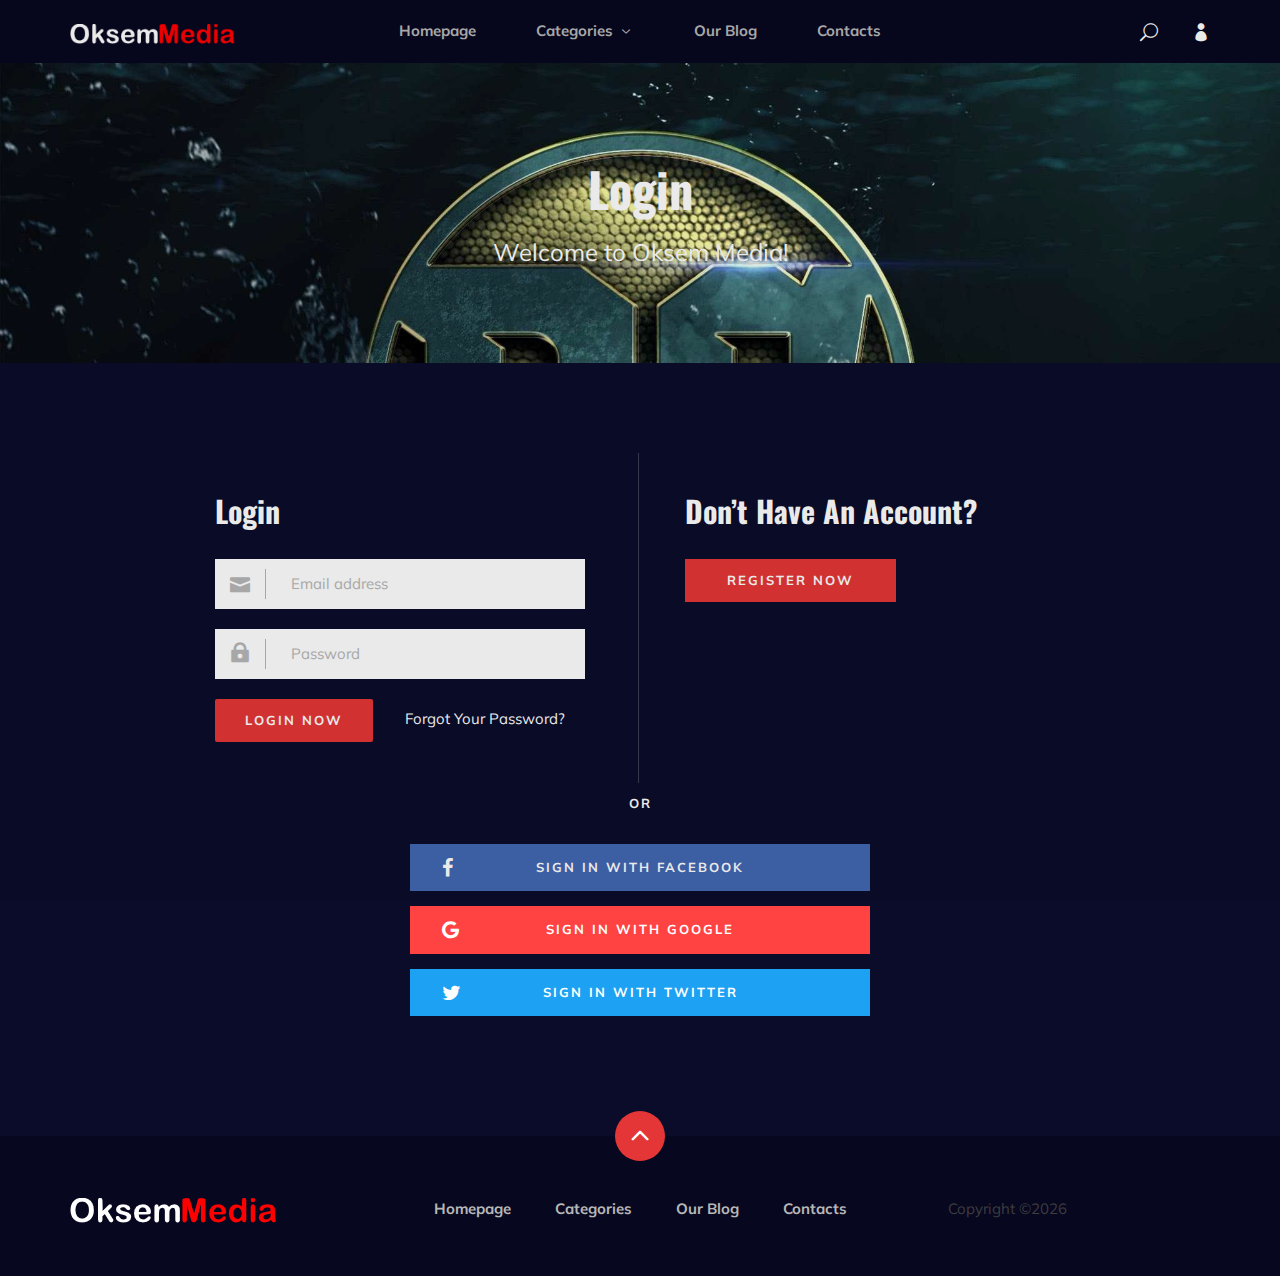
<file: FrontEnd-FilmFranchise/index.html>
<!DOCTYPE html>
<html lang="zxx">

<head>
    <meta charset="UTF-8">
    <meta name="description" content="Anime Template">
    <meta name="keywords" content="Anime, unica, creative, html">
    <meta name="viewport" content="width=device-width, initial-scale=1.0">
    <meta http-equiv="X-UA-Compatible" content="ie=edge">
    <title>Franchises</title>

    <!-- Google Font -->
    <link href="https://fonts.googleapis.com/css2?family=Oswald:wght@300;400;500;600;700&display=swap" rel="stylesheet">
    <link href="https://fonts.googleapis.com/css2?family=Mulish:wght@300;400;500;600;700;800;900&display=swap"
    rel="stylesheet">

    <!-- Css Styles -->
    <link rel="stylesheet" href="https://stackpath.bootstrapcdn.com/bootstrap/4.4.1/css/bootstrap.min.css" integrity="sha384-Vkoo8x4CGsO3+Hhxv8T/Q5PaXtkKtu6ug5TOeNV6gBiFeWPGFN9MuhOf23Q9Ifjh" crossorigin="anonymous">
    <link rel="stylesheet" href="css/bootstrap.min.css" type="text/css">
    <link rel="stylesheet" href="css/font-awesome.min.css" type="text/css">
    <link rel="stylesheet" href="css/elegant-icons.css" type="text/css">
    <link rel="stylesheet" href="css/plyr.css" type="text/css">
    <link rel="stylesheet" href="css/nice-select.css" type="text/css">
    <link rel="stylesheet" href="css/owl.carousel.min.css" type="text/css">
    <link rel="stylesheet" href="css/slicknav.min.css" type="text/css">
    <link rel="stylesheet" href="css/style.css" type="text/css">
</head>

<body>
    <!-- Page Preloder -->
    <div id="preloder">
        <div class="loader"></div>
    </div>

    <!-- Header Section Begin -->
    <header class="header">
        <div class="container">
            <div class="row">
                <div class="col-lg-2">
                    <div class="header__logo">
                        <a href="./index.html">
                            <img src="img/logomedia.png" alt="">
                        </a>
                    </div>
                </div>
                <div class="col-lg-8">
                    <div class="header__nav">
                        <nav class="header__menu mobile-menu">
                            <ul>
                                <li class="active"><a href="./index.html">Homepage</a></li>
                                <li><a href="./categories.html">Movie Details <span class="arrow_carrot-down"></span></a>
                                    <ul class="dropdown">
                                        <li><a href="./create-franchise-form.html">Create</a></li>
                                        <li><a href="./categories.html">Categories</a></li>
                                        <li><a href="./franchise-details.html">Anime Details</a></li>
                                        <li><a href="./movies-watching.html">Anime Watching</a></li>
                                        <li><a href="./blog-details.html">Blog Details</a></li>
                                        <li><a href="./signup.html">Sign Up</a></li>
                                        <li><a href="./login.html">Login</a></li>
                                    </ul>
                                </li>
                                <li><a href="./blog.html">Our Blog</a></li>
                                <li><a href="#">Contacts</a></li>
                            </ul>
                        </nav>
                    </div>
                </div>
                <div class="col-lg-2">
                    <div class="header__right">
                        <a href="#" class="search-switch"><span class="icon_search"></span></a>
                        <a href="./login.html"><span class="icon_profile"></span></a>
                    </div>
                </div>
            </div>
            <div id="mobile-menu-wrap"></div>
        </div>
    </header>
    <!-- Header End -->

    <div class="breadcrumb-option">
        <div class="container">
            <div class="row">
                <div class="col-lg-12">
                    <div class="breadcrumb__links">
                        <a href="./index.html"><i class="fa fa-home"></i>Home</a>
                        <span id="franchise-name">Franchises</span>
                    </div>
                </div>
            </div>
        </div>
    </div>

    <!-- Hero Section Begin -->
    <section class="hero">
        <div class="container">
            <!-- div class="container-fluid">
                <div class="navbar-header btn-group dropright">
                    <button type="button" class="btn btn-danger">CRUD</button>
                    <button type="button" class="btn btn-dark dropdown-toggle dropdown-toggle-split navbar-toggle" data-toggle="collapse" aria-haspopup="true" aria-expanded="false" data-target="#myNavbar">
                        <span class="sr-only">Toggle Dropright</span>
                    </button>
                </div>
                <div class="collapse navbar-collapse" id="myNavbar">
                    <ul class="nav navbar-nav" id="crud-options">
                        <li class="course dropdown"><a href="create-franchise-form.html">Create</a></li>
                        <br>
                        <li class="course dropdown"><a href="#">Update<span class="caret"></span></a>
                            <ul class="dropdown-menu" id="crud-update">
                                
                            </ul>
                        </li>
                        <br>
                        <li class="course dropdown"><a href="#">Delete<span class="caret"></span></a>
                            <ul class="dropdown-menu" id="crud-delete">
                                <li id="sub-dropdown" class="dropdown"><a href="#">web Design<span style="margin-left: 43px;" class="glyphicon glyphicon-chevron-right"></span> </a>
                                    <ul id="sub-dropdown-menu" class="dropdown-menu">
                                        <li><a href="#">HTML</a></li>
                                        <li><a href="#">CSS</a></li>
                                        <li><a href="#">Bootstrap 3</a></li>
                                        <li><a href="#">JavaScript</a></li>
                                        <li><a href="#">Angular</a></li>
                                    </ul>
                                </li>
                            </ul>
                        </li>
                    </ul>
                </div>
            </div>
            <br -->
            <div class="hero__slider owl-carousel">
                <!---div id="franchises-container" class="hero__slider owl-carousel owl-carousel owl-loaded">
                </div -->
            </div>
            <div class="crud-settings">
                <div class="crud-api">
                    <a href="create-franchise-form.html"><button type="button" class="btn btn-info btn-crud">CREATE FRANCHISE</button></a>
                </div>
            </div>
        </div>
    </section>
    <!-- Hero Section End -->

    <!-- Product Section Begin -->
    <section class="product spad">
        <div class="container">
            <div class="row">
                <div class="col-lg-12">
                    <div class="recent__product">
                        <div class="row">
                            <div class="col-lg-8 col-md-8 col-sm-8">
                                <div class="section-title">
                                    <h4>Añadidos Recientemente</h4>
                                </div>
                            </div>
                            <div class="col-lg-4 col-md-4 col-sm-4">
                                <!--div class="btn__all">
                                    <a href="#" class="primary-btn">View All <span class="arrow_right"></span></a>
                                </div-->
                            </div>
                        </div>
                        <div class="row" id="recently-added">
                            
                        </div>
                    </div>
                </div>
            </div>
        </div>
    </section>
<!-- Product Section End -->

<!-- Footer Section Begin -->
<footer class="footer">
    <div class="page-up">
        <a href="#" id="scrollToTopButton"><span class="arrow_carrot-up"></span></a>
    </div>
    <div class="container">
        <div class="row">
            <div class="col-lg-3">
                <div class="footer__logo">
                    <a href="./index.html"><img src="img/logomedia.png" alt=""></a>
                </div>
            </div>
            <div class="col-lg-6">
                <div class="footer__nav">
                    <ul>
                        <li class="active"><a href="./index.html">Homepage</a></li>
                        <li><a href="./categories.html">Categories</a></li>
                        <li><a href="./blog.html">Our Blog</a></li>
                        <li><a href="#">Contacts</a></li>
                    </ul>
                </div>
            </div>
            <div class="col-lg-3">
                <p>Copyright &copy;<script>document.write(new Date().getFullYear());</script></p>

              </div>
          </div>
      </div>
  </footer>
  <!-- Footer Section End -->

  <!-- Search model Begin -->
  <div class="search-model">
    <div class="h-100 d-flex align-items-center justify-content-center">
        <div class="search-close-switch"><i class="icon_close"></i></div>
        <form class="search-model-form">
            <input type="text" id="search-input" placeholder="Search here.....">
        </form>
    </div>
</div>
<!-- Search model end -->

<!-- Js Plugins -->
<script src="js/jquery-3.3.1.min.js"></script>
<script src="js/bootstrap.min.js"></script>
<script src="js/player.js"></script>
<script src="js/jquery.nice-select.min.js"></script>
<script src="js/mixitup.min.js"></script>
<script src="js/jquery.slicknav.js"></script>
<script src="js/owl.carousel.min.js"></script>
<script src="js/main.js"></script>
<script src="js/index.js"></script>
<script src="https://cdn.jsdelivr.net/npm/popper.js@1.16.0/dist/umd/popper.min.js" integrity="sha384-Q6E9RHvbIyZFJoft+2mJbHaEWldlvI9IOYy5n3zV9zzTtmI3UksdQRVvoxMfooAo" crossorigin="anonymous"></script>
<script src="https://stackpath.bootstrapcdn.com/bootstrap/4.4.1/js/bootstrap.min.js" integrity="sha384-wfSDF2E50Y2D1uUdj0O3uMBJnjuUD4Ih7YwaYd1iqfktj0Uod8GCExl3Og8ifwB6" crossorigin="anonymous"></script>
</body>

</html>
</file>
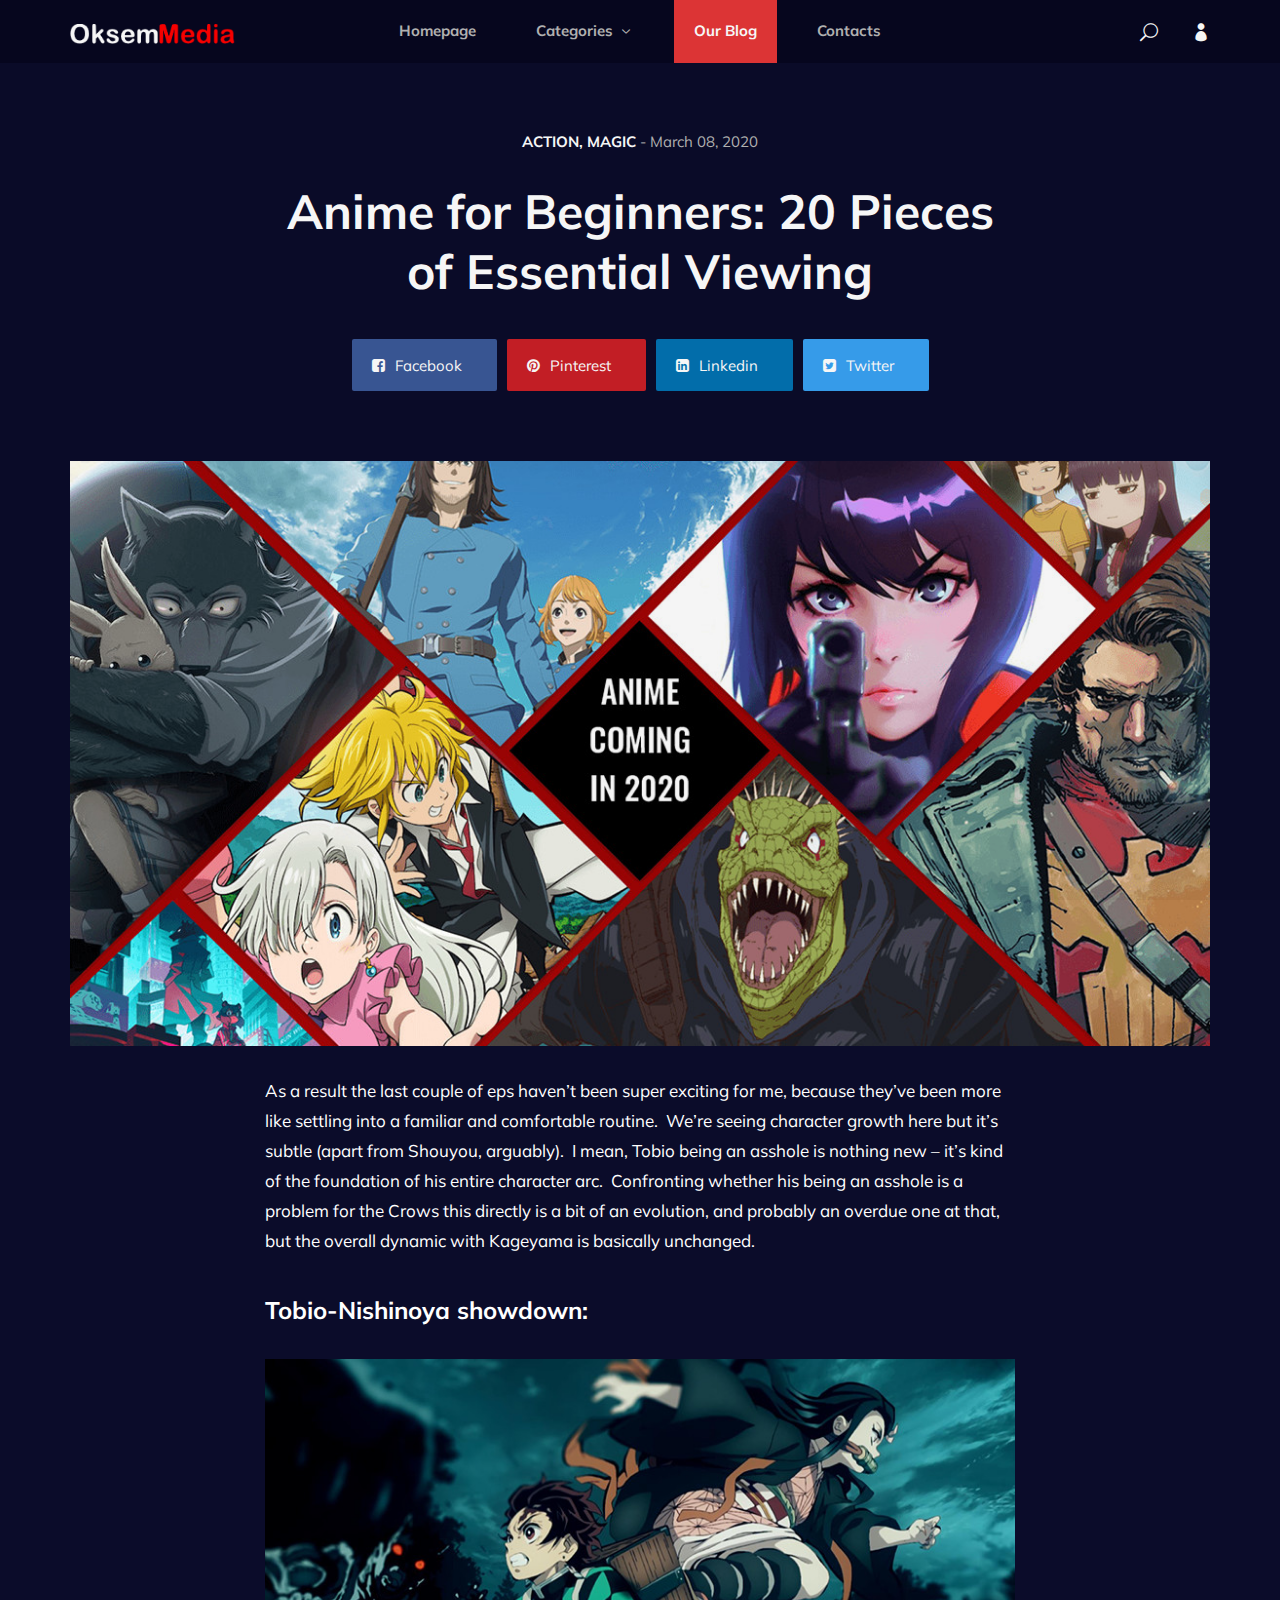
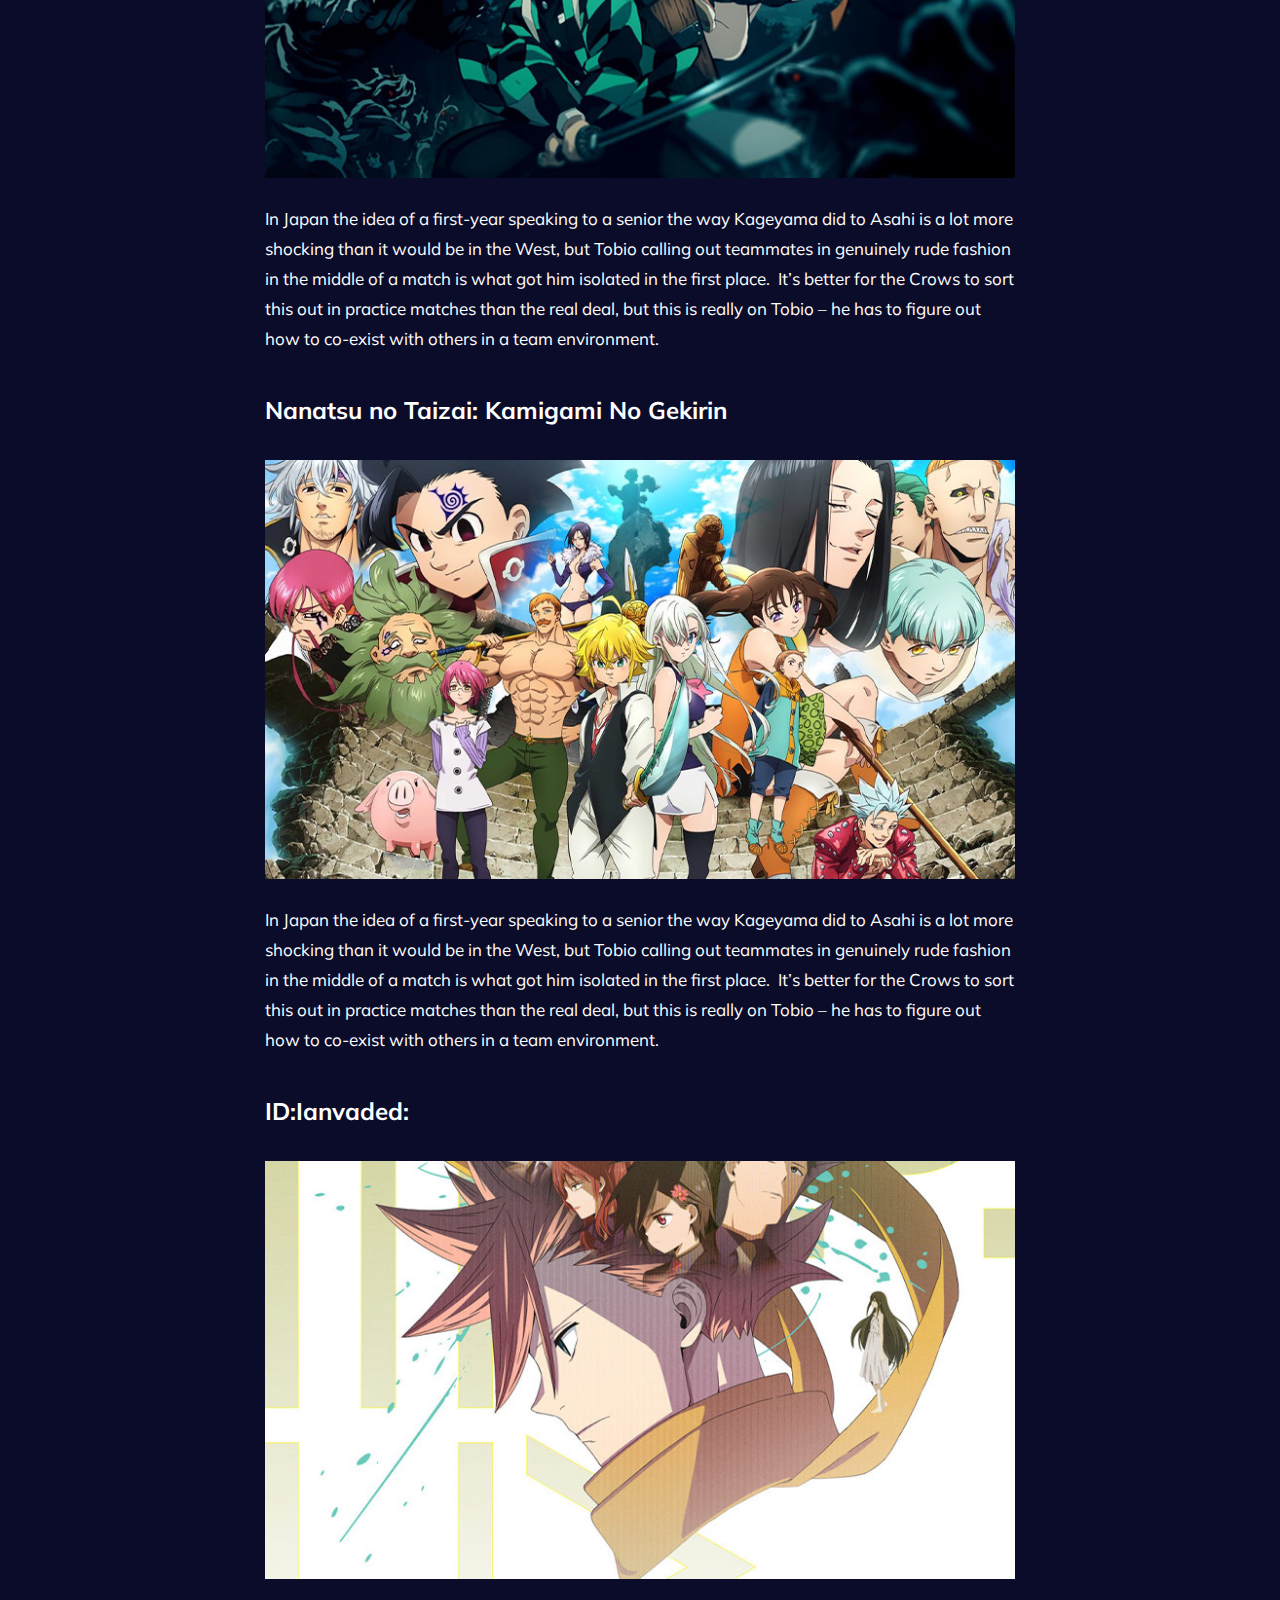
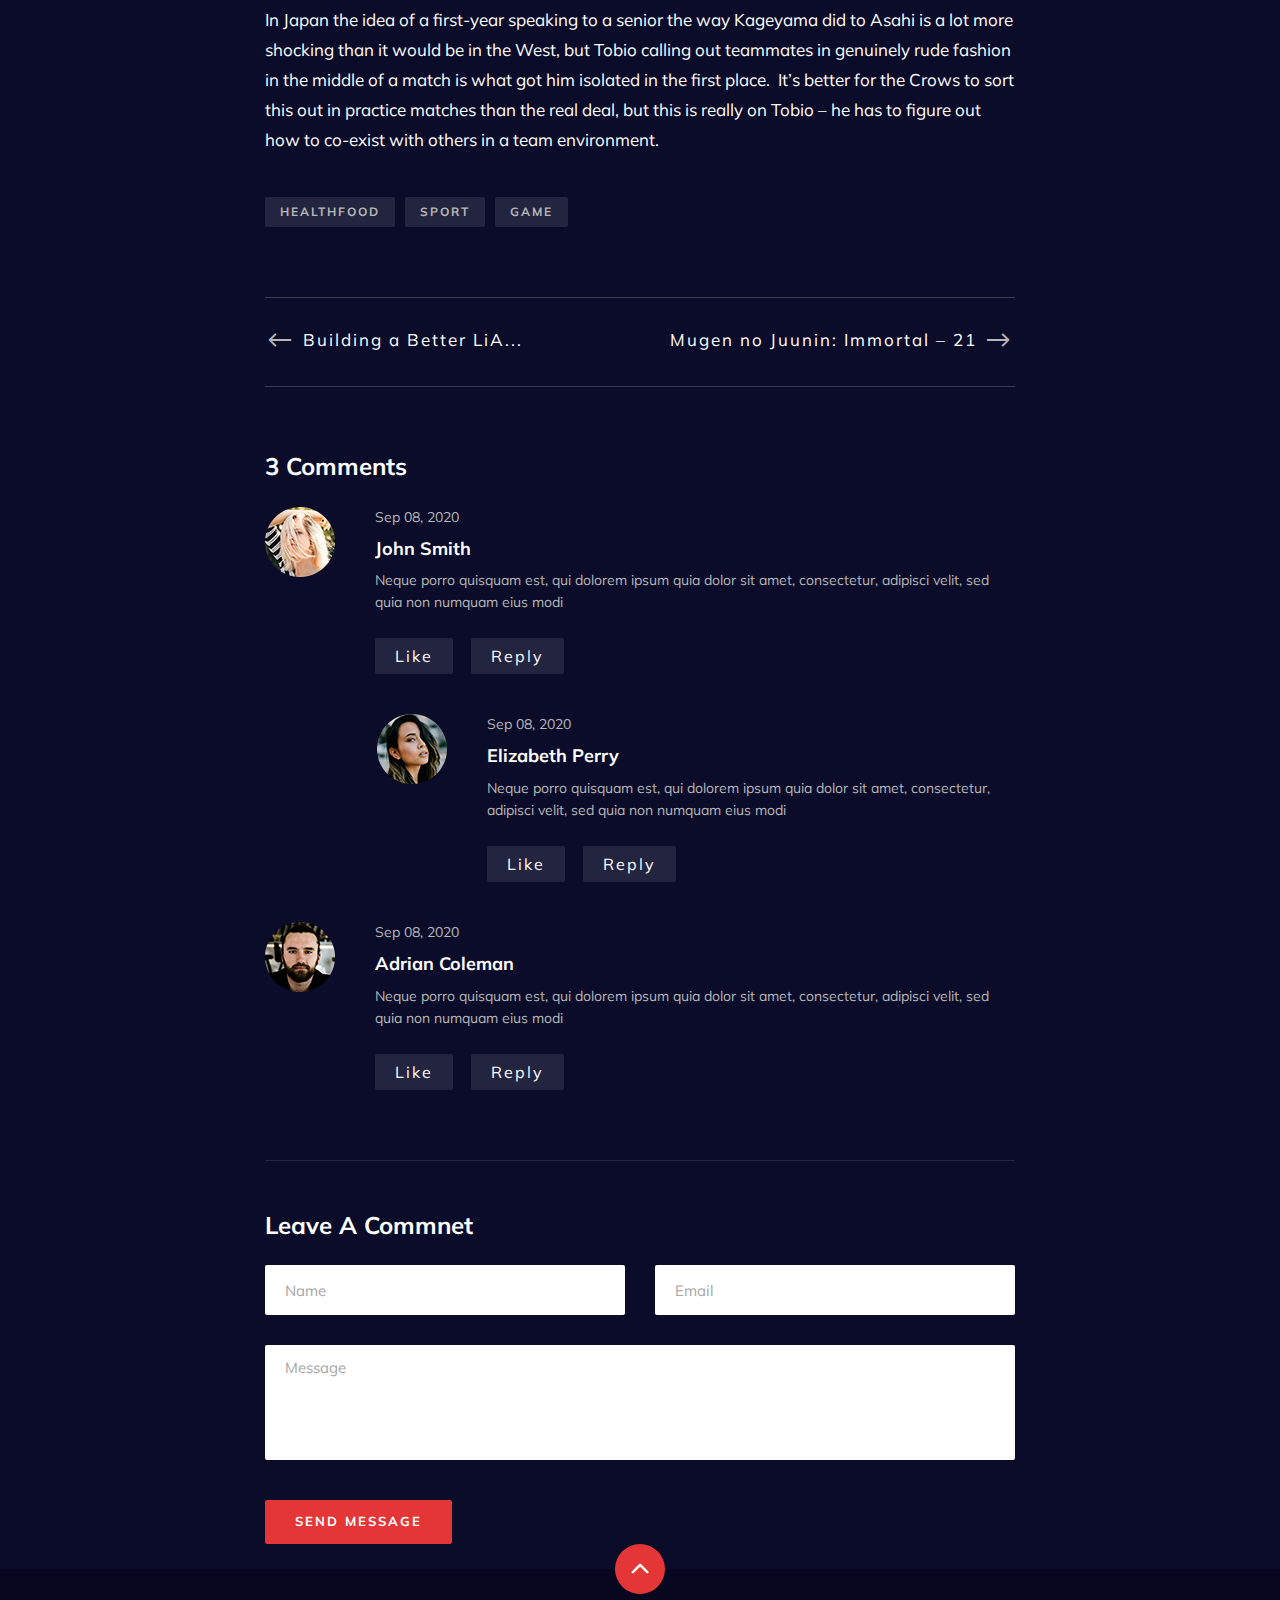
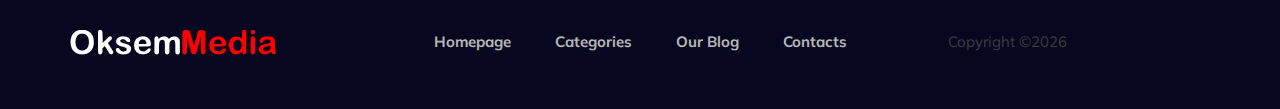
<file: FrontEnd-FilmFranchise/blog-details.html>
<!DOCTYPE html>
<html lang="zxx">

<head>
    <meta charset="UTF-8">
    <meta name="description" content="Anime Template">
    <meta name="keywords" content="Anime, unica, creative, html">
    <meta name="viewport" content="width=device-width, initial-scale=1.0">
    <meta http-equiv="X-UA-Compatible" content="ie=edge">
    <title>Anime | Template</title>

    <!-- Google Font -->
    <link href="https://fonts.googleapis.com/css2?family=Oswald:wght@300;400;500;600;700&display=swap" rel="stylesheet">
    <link href="https://fonts.googleapis.com/css2?family=Mulish:wght@300;400;500;600;700;800;900&display=swap"
    rel="stylesheet">

    <!-- Css Styles -->
    <link rel="stylesheet" href="css/bootstrap.min.css" type="text/css">
    <link rel="stylesheet" href="css/font-awesome.min.css" type="text/css">
    <link rel="stylesheet" href="css/elegant-icons.css" type="text/css">
    <link rel="stylesheet" href="css/plyr.css" type="text/css">
    <link rel="stylesheet" href="css/nice-select.css" type="text/css">
    <link rel="stylesheet" href="css/owl.carousel.min.css" type="text/css">
    <link rel="stylesheet" href="css/slicknav.min.css" type="text/css">
    <link rel="stylesheet" href="css/style.css" type="text/css">
</head>

<body>
    <!-- Page Preloder -->
    <div id="preloder">
        <div class="loader"></div>
    </div>

    <!-- Header Section Begin -->
    <header class="header">
        <div class="container">
            <div class="row">
                <div class="col-lg-2">
                    <div class="header__logo">
                        <a href="./index.html">
                            <img src="img/logomedia.png" alt="">
                        </a>
                    </div>
                </div>
                <div class="col-lg-8">
                    <div class="header__nav">
                        <nav class="header__menu mobile-menu">
                            <ul>
                                <li><a href="./index.html">Homepage</a></li>
                                <li><a href="./categories.html">Categories <span class="arrow_carrot-down"></span></a>
                                    <ul class="dropdown">
                                        <li><a href="./categories.html">Categories</a></li>
                                        <li><a href="./franchise-details.html">Anime Details</a></li>
                                        <li><a href="./movies-watching.html">Anime Watching</a></li>
                                        <li><a href="./blog-details.html">Blog Details</a></li>
                                        <li><a href="./signup.html">Sign Up</a></li>
                                        <li><a href="./login.html">Login</a></li>
                                    </ul>
                                </li>
                                <li class="active"><a href="./blog.html">Our Blog</a></li>
                                <li><a href="#">Contacts</a></li>
                            </ul>
                        </nav>
                    </div>
                </div>
                <div class="col-lg-2">
                    <div class="header__right">
                        <a href="#" class="search-switch"><span class="icon_search"></span></a>
                        <a href="./login.html"><span class="icon_profile"></span></a>
                    </div>
                </div>
            </div>
            <div id="mobile-menu-wrap"></div>
        </div>
    </header>
    <!-- Header End -->

    <!-- Blog Details Section Begin -->
    <section class="blog-details spad">
        <div class="container">
            <div class="row d-flex justify-content-center">
                <div class="col-lg-8">
                    <div class="blog__details__title">
                        <h6>Action, Magic <span>- March 08, 2020</span></h6>
                        <h2>Anime for Beginners: 20 Pieces of Essential Viewing</h2>
                        <div class="blog__details__social">
                            <a href="#" class="facebook"><i class="fa fa-facebook-square"></i> Facebook</a>
                            <a href="#" class="pinterest"><i class="fa fa-pinterest"></i> Pinterest</a>
                            <a href="#" class="linkedin"><i class="fa fa-linkedin-square"></i> Linkedin</a>
                            <a href="#" class="twitter"><i class="fa fa-twitter-square"></i> Twitter</a>
                        </div>
                    </div>
                </div>
                <div class="col-lg-12">
                    <div class="blog__details__pic">
                        <img src="img/blog/details/blog-details-pic.jpg" alt="">
                    </div>
                </div>
                <div class="col-lg-8">
                    <div class="blog__details__content">
                        <div class="blog__details__text">
                            <p>As a result the last couple of eps haven’t been super exciting for me, because they’ve
                                been more like settling into a familiar and comfortable routine.  We’re seeing character
                                growth here but it’s subtle (apart from Shouyou, arguably).  I mean, Tobio being an
                                asshole is nothing new – it’s kind of the foundation of his entire character arc. 
                                Confronting whether his being an asshole is a problem for the Crows this directly is a
                                bit of an evolution, and probably an overdue one at that, but the overall dynamic with
                            Kageyama is basically unchanged.</p>
                        </div>
                        <div class="blog__details__item__text">
                            <h4>Tobio-Nishinoya showdown:</h4>
                            <img src="img/blog/details/bd-item-1.jpg" alt="">
                            <p>In Japan the idea of a first-year speaking to a senior the way Kageyama did to Asahi is a
                                lot more shocking than it would be in the West, but Tobio calling out teammates in
                                genuinely rude fashion in the middle of a match is what got him isolated in the first
                                place.  It’s better for the Crows to sort this out in practice matches than the real
                                deal, but this is really on Tobio – he has to figure out how to co-exist with others in
                            a team environment.</p>
                        </div>
                        <div class="blog__details__item__text">
                            <h4>Nanatsu no Taizai: Kamigami No Gekirin</h4>
                            <img src="img/blog/details/bd-item-2.jpg" alt="">
                            <p>In Japan the idea of a first-year speaking to a senior the way Kageyama did to Asahi is a
                                lot more shocking than it would be in the West, but Tobio calling out teammates in
                                genuinely rude fashion in the middle of a match is what got him isolated in the first
                                place.  It’s better for the Crows to sort this out in practice matches than the real
                                deal, but this is really on Tobio – he has to figure out how to co-exist with others in
                            a team environment.</p>
                        </div>
                        <div class="blog__details__item__text">
                            <h4>ID:Ianvaded:</h4>
                            <img src="img/blog/details/bd-item-3.jpg" alt="">
                            <p>In Japan the idea of a first-year speaking to a senior the way Kageyama did to Asahi is a
                                lot more shocking than it would be in the West, but Tobio calling out teammates in
                                genuinely rude fashion in the middle of a match is what got him isolated in the first
                                place.  It’s better for the Crows to sort this out in practice matches than the real
                                deal, but this is really on Tobio – he has to figure out how to co-exist with others in
                            a team environment.</p>
                        </div>
                        <div class="blog__details__tags">
                            <a href="#">Healthfood</a>
                            <a href="#">Sport</a>
                            <a href="#">Game</a>
                        </div>
                        <div class="blog__details__btns">
                            <div class="row">
                                <div class="col-lg-6">
                                    <div class="blog__details__btns__item">
                                        <h5><a href="#"><span class="arrow_left"></span> Building a Better LiA...</a>
                                        </h5>
                                    </div>
                                </div>
                                <div class="col-lg-6">
                                    <div class="blog__details__btns__item next__btn">
                                        <h5><a href="#">Mugen no Juunin: Immortal – 21 <span
                                            class="arrow_right"></span></a></h5>
                                        </div>
                                    </div>
                                </div>
                            </div>
                            <div class="blog__details__comment">
                                <h4>3 Comments</h4>
                                <div class="blog__details__comment__item">
                                    <div class="blog__details__comment__item__pic">
                                        <img src="img/blog/details/comment-1.png" alt="">
                                    </div>
                                    <div class="blog__details__comment__item__text">
                                        <span>Sep 08, 2020</span>
                                        <h5>John Smith</h5>
                                        <p>Neque porro quisquam est, qui dolorem ipsum quia dolor sit amet, consectetur,
                                        adipisci velit, sed quia non numquam eius modi</p>
                                        <a href="#">Like</a>
                                        <a href="#">Reply</a>
                                    </div>
                                </div>
                                <div class="blog__details__comment__item blog__details__comment__item--reply">
                                    <div class="blog__details__comment__item__pic">
                                        <img src="img/blog/details/comment-2.png" alt="">
                                    </div>
                                    <div class="blog__details__comment__item__text">
                                        <span>Sep 08, 2020</span>
                                        <h5>Elizabeth Perry</h5>
                                        <p>Neque porro quisquam est, qui dolorem ipsum quia dolor sit amet, consectetur,
                                        adipisci velit, sed quia non numquam eius modi</p>
                                        <a href="#">Like</a>
                                        <a href="#">Reply</a>
                                    </div>
                                </div>
                                <div class="blog__details__comment__item">
                                    <div class="blog__details__comment__item__pic">
                                        <img src="img/blog/details/comment-3.png" alt="">
                                    </div>
                                    <div class="blog__details__comment__item__text">
                                        <span>Sep 08, 2020</span>
                                        <h5>Adrian Coleman</h5>
                                        <p>Neque porro quisquam est, qui dolorem ipsum quia dolor sit amet, consectetur,
                                        adipisci velit, sed quia non numquam eius modi</p>
                                        <a href="#">Like</a>
                                        <a href="#">Reply</a>
                                    </div>
                                </div>
                            </div>
                            <div class="blog__details__form">
                                <h4>Leave A Commnet</h4>
                                <form action="#">
                                    <div class="row">
                                        <div class="col-lg-6 col-md-6 col-sm-6">
                                            <input type="text" placeholder="Name">
                                        </div>
                                        <div class="col-lg-6 col-md-6 col-sm-6">
                                            <input type="text" placeholder="Email">
                                        </div>
                                        <div class="col-lg-12">
                                            <textarea placeholder="Message"></textarea>
                                            <button type="submit" class="site-btn">Send Message</button>
                                        </div>
                                    </div>
                                </form>
                            </div>
                        </div>
                    </div>
                </div>
            </div>
        </section>
        <!-- Blog Details Section End -->

        <!-- Footer Section Begin -->
        <footer class="footer">
            <div class="page-up">
                <a href="#" id="scrollToTopButton"><span class="arrow_carrot-up"></span></a>
            </div>
            <div class="container">
                <div class="row">
                    <div class="col-lg-3">
                        <div class="footer__logo">
                            <a href="./index.html"><img src="img/logomedia.png" alt=""></a>
                        </div>
                    </div>
                    <div class="col-lg-6">
                        <div class="footer__nav">
                            <ul>
                                <li class="active"><a href="./index.html">Homepage</a></li>
                                <li><a href="./categories.html">Categories</a></li>
                                <li><a href="./blog.html">Our Blog</a></li>
                                <li><a href="#">Contacts</a></li>
                            </ul>
                        </div>
                    </div>
                    <div class="col-lg-3">
                        <p>Copyright &copy;<script>document.write(new Date().getFullYear());</script></p>
        
                      </div>
                  </div>
              </div>
          </footer>
          <!-- Footer Section End -->

          <!-- Search model Begin -->
          <div class="search-model">
            <div class="h-100 d-flex align-items-center justify-content-center">
                <div class="search-close-switch"><i class="icon_close"></i></div>
                <form class="search-model-form">
                    <input type="text" id="search-input" placeholder="Search here.....">
                </form>
            </div>
        </div>
        <!-- Search model end -->

        <!-- Js Plugins -->
        <script src="js/jquery-3.3.1.min.js"></script>
        <script src="js/bootstrap.min.js"></script>
        <script src="js/player.js"></script>
        <script src="js/jquery.nice-select.min.js"></script>
        <script src="js/mixitup.min.js"></script>
        <script src="js/jquery.slicknav.js"></script>
        <script src="js/owl.carousel.min.js"></script>
        <script src="js/main.js"></script>

    </body>

    </html>
</file>
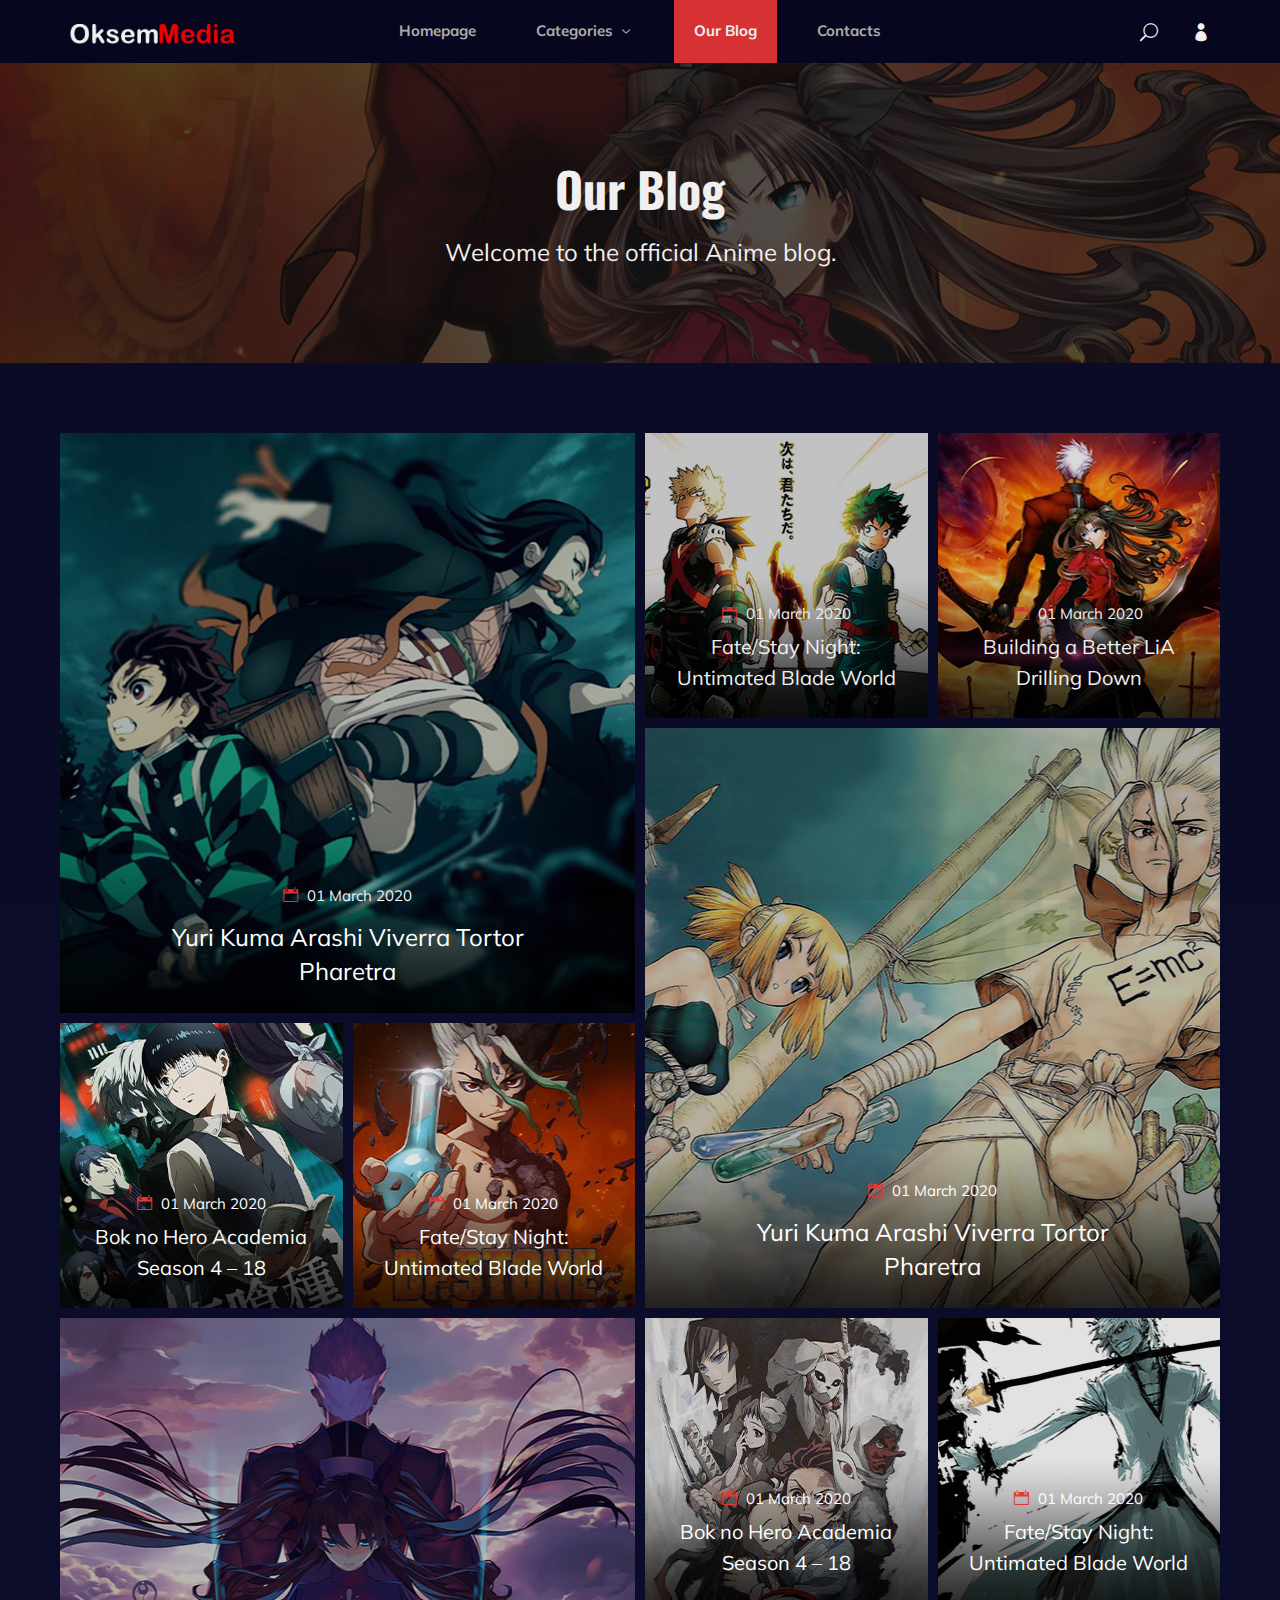
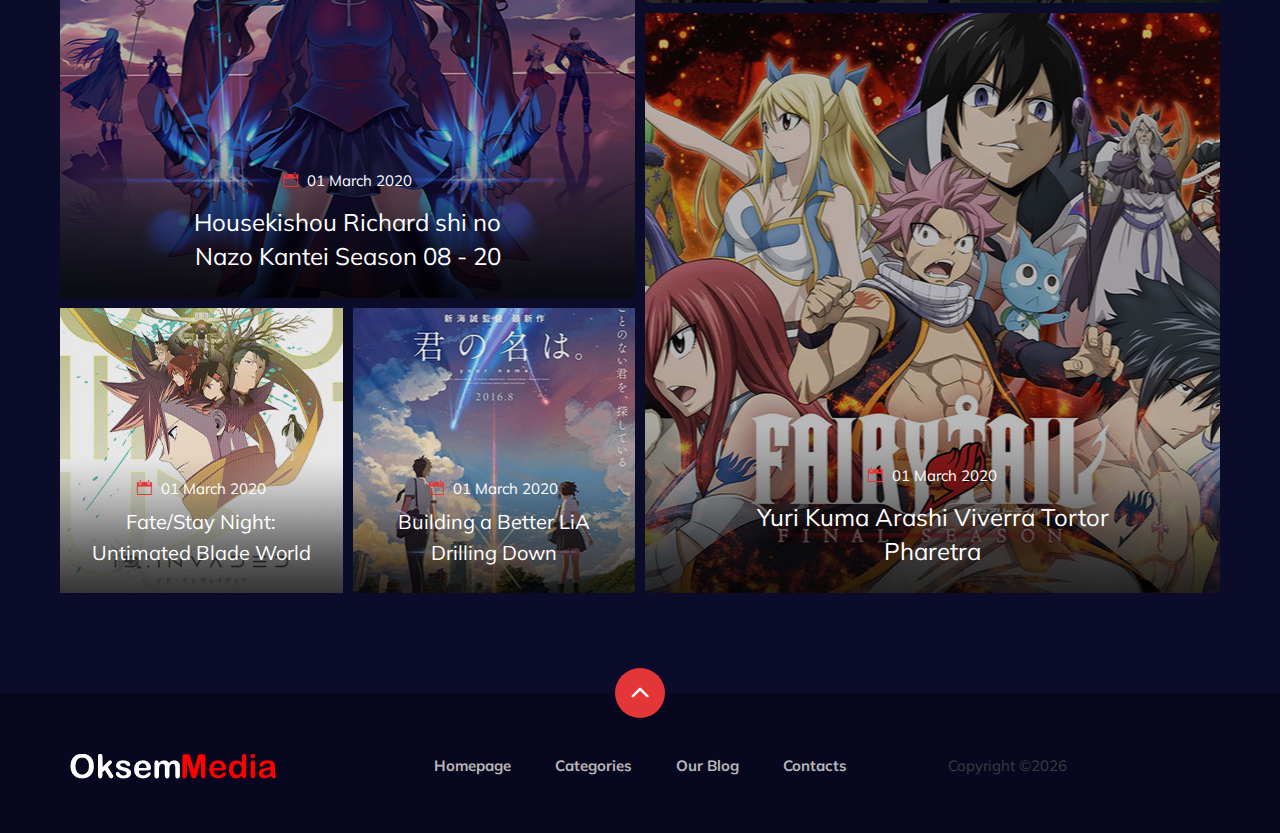
<file: FrontEnd-FilmFranchise/blog.html>
<!DOCTYPE html>
<html lang="zxx">

<head>
    <meta charset="UTF-8">
    <meta name="description" content="Anime Template">
    <meta name="keywords" content="Anime, unica, creative, html">
    <meta name="viewport" content="width=device-width, initial-scale=1.0">
    <meta http-equiv="X-UA-Compatible" content="ie=edge">
    <title>Anime | Template</title>

    <!-- Google Font -->
    <link href="https://fonts.googleapis.com/css2?family=Oswald:wght@300;400;500;600;700&display=swap" rel="stylesheet">
    <link href="https://fonts.googleapis.com/css2?family=Mulish:wght@300;400;500;600;700;800;900&display=swap"
    rel="stylesheet">

    <!-- Css Styles -->
    <link rel="stylesheet" href="css/bootstrap.min.css" type="text/css">
    <link rel="stylesheet" href="css/font-awesome.min.css" type="text/css">
    <link rel="stylesheet" href="css/elegant-icons.css" type="text/css">
    <link rel="stylesheet" href="css/plyr.css" type="text/css">
    <link rel="stylesheet" href="css/nice-select.css" type="text/css">
    <link rel="stylesheet" href="css/owl.carousel.min.css" type="text/css">
    <link rel="stylesheet" href="css/slicknav.min.css" type="text/css">
    <link rel="stylesheet" href="css/style.css" type="text/css">
</head>

<body>
    <!-- Page Preloder -->
    <div id="preloder">
        <div class="loader"></div>
    </div>

    <!-- Header Section Begin -->
    <header class="header">
        <div class="container">
            <div class="row">
                <div class="col-lg-2">
                    <div class="header__logo">
                        <a href="./index.html">
                            <img src="img/logomedia.png" alt="">
                        </a>
                    </div>
                </div>
                <div class="col-lg-8">
                    <div class="header__nav">
                        <nav class="header__menu mobile-menu">
                            <ul>
                                <li><a href="./index.html">Homepage</a></li>
                                <li><a href="./categories.html">Categories <span class="arrow_carrot-down"></span></a>
                                    <ul class="dropdown">
                                        <li><a href="./categories.html">Categories</a></li>
                                        <li><a href="./franchise-details.html">Anime Details</a></li>
                                        <li><a href="./movies-watching.html">Anime Watching</a></li>
                                        <li><a href="./blog-details.html">Blog Details</a></li>
                                        <li><a href="./signup.html">Sign Up</a></li>
                                        <li><a href="./login.html">Login</a></li>
                                    </ul>
                                </li>
                                <li class="active"><a href="./blog.html">Our Blog</a></li>
                                <li><a href="#">Contacts</a></li>
                            </ul>
                        </nav>
                    </div>
                </div>
                <div class="col-lg-2">
                    <div class="header__right">
                        <a href="#" class="search-switch"><span class="icon_search"></span></a>
                        <a href="./login.html"><span class="icon_profile"></span></a>
                    </div>
                </div>
            </div>
            <div id="mobile-menu-wrap"></div>
        </div>
    </header>
    <!-- Header End -->

    <!-- Normal Breadcrumb Begin -->
    <section class="normal-breadcrumb set-bg" data-setbg="img/normal-breadcrumb.jpg">
        <div class="container">
            <div class="row">
                <div class="col-lg-12 text-center">
                    <div class="normal__breadcrumb__text">
                        <h2>Our Blog</h2>
                        <p>Welcome to the official Anime blog.</p>
                    </div>
                </div>
            </div>
        </div>
    </section>
    <!-- Normal Breadcrumb End -->

    <!-- Blog Section Begin -->
    <section class="blog spad">
        <div class="container">
            <div class="row">
                <div class="col-lg-6">
                    <div class="row">
                        <div class="col-lg-12">
                            <div class="blog__item set-bg" data-setbg="img/blog/blog-1.jpg">
                                <div class="blog__item__text">
                                    <p><span class="icon_calendar"></span> 01 March 2020</p>
                                    <h4><a href="#">Yuri Kuma Arashi Viverra Tortor Pharetra</a></h4>
                                </div>
                            </div>
                        </div>
                        <div class="col-lg-6 col-md-6 col-sm-6">
                            <div class="blog__item small__item set-bg" data-setbg="img/blog/blog-4.jpg">
                                <div class="blog__item__text">
                                    <p><span class="icon_calendar"></span> 01 March 2020</p>
                                    <h4><a href="#">Bok no Hero Academia Season 4 – 18</a></h4>
                                </div>
                            </div>
                        </div>
                        <div class="col-lg-6 col-md-6 col-sm-6">
                            <div class="blog__item small__item set-bg" data-setbg="img/blog/blog-5.jpg">
                                <div class="blog__item__text">
                                    <p><span class="icon_calendar"></span> 01 March 2020</p>
                                    <h4><a href="#">Fate/Stay Night: Untimated Blade World</a></h4>
                                </div>
                            </div>
                        </div>
                        <div class="col-lg-12">
                            <div class="blog__item set-bg" data-setbg="img/blog/blog-7.jpg">
                                <div class="blog__item__text">
                                    <p><span class="icon_calendar"></span> 01 March 2020</p>
                                    <h4><a href="#">Housekishou Richard shi no Nazo Kantei Season 08 - 20</a></h4>
                                </div>
                            </div>
                        </div>
                        <div class="col-lg-6 col-md-6 col-sm-6">
                            <div class="blog__item small__item set-bg" data-setbg="img/blog/blog-10.jpg">
                                <div class="blog__item__text">
                                    <p><span class="icon_calendar"></span> 01 March 2020</p>
                                    <h4><a href="#">Fate/Stay Night: Untimated Blade World</a></h4>
                                </div>
                            </div>
                        </div>
                        <div class="col-lg-6 col-md-6 col-sm-6">
                            <div class="blog__item small__item set-bg" data-setbg="img/blog/blog-11.jpg">
                                <div class="blog__item__text">
                                    <p><span class="icon_calendar"></span> 01 March 2020</p>
                                    <h4><a href="#">Building a Better LiA Drilling Down</a></h4>
                                </div>
                            </div>
                        </div>
                    </div>
                </div>
                <div class="col-lg-6">
                    <div class="row">
                        <div class="col-lg-6 col-md-6 col-sm-6">
                            <div class="blog__item small__item set-bg" data-setbg="img/blog/blog-2.jpg">
                                <div class="blog__item__text">
                                    <p><span class="icon_calendar"></span> 01 March 2020</p>
                                    <h4><a href="#">Fate/Stay Night: Untimated Blade World</a></h4>
                                </div>
                            </div>
                        </div>
                        <div class="col-lg-6 col-md-6 col-sm-6">
                            <div class="blog__item small__item set-bg" data-setbg="img/blog/blog-3.jpg">
                                <div class="blog__item__text">
                                    <p><span class="icon_calendar"></span> 01 March 2020</p>
                                    <h4><a href="#">Building a Better LiA Drilling Down</a></h4>
                                </div>
                            </div>
                        </div>
                        <div class="col-lg-12">
                            <div class="blog__item set-bg" data-setbg="img/blog/blog-6.jpg">
                                <div class="blog__item__text">
                                    <p><span class="icon_calendar"></span> 01 March 2020</p>
                                    <h4><a href="#">Yuri Kuma Arashi Viverra Tortor Pharetra</a></h4>
                                </div>
                            </div>
                        </div>
                        <div class="col-lg-6 col-md-6 col-sm-6">
                            <div class="blog__item small__item set-bg" data-setbg="img/blog/blog-8.jpg">
                                <div class="blog__item__text">
                                    <p><span class="icon_calendar"></span> 01 March 2020</p>
                                    <h4><a href="#">Bok no Hero Academia Season 4 – 18</a></h4>
                                </div>
                            </div>
                        </div>
                        <div class="col-lg-6 col-md-6 col-sm-6">
                            <div class="blog__item small__item set-bg" data-setbg="img/blog/blog-9.jpg">
                                <div class="blog__item__text">
                                    <p><span class="icon_calendar"></span> 01 March 2020</p>
                                    <h4><a href="#">Fate/Stay Night: Untimated Blade World</a></h4>
                                </div>
                            </div>
                        </div>
                        <div class="col-lg-12">
                            <div class="blog__item set-bg" data-setbg="img/blog/blog-12.jpg">
                                <div class="blog__item__text">
                                    <p><span class="icon_calendar"></span> 01 March 2020</p>
                                    <h4><a href="#">Yuri Kuma Arashi Viverra Tortor Pharetra</a></h4>
                                </div>
                            </div>
                        </div>
                    </div>
                </div>
            </div>
        </div>
    </section>
    <!-- Blog Section End -->

    <!-- Footer Section Begin -->
    <footer class="footer">
        <div class="page-up">
            <a href="#" id="scrollToTopButton"><span class="arrow_carrot-up"></span></a>
        </div>
        <div class="container">
            <div class="row">
                <div class="col-lg-3">
                    <div class="footer__logo">
                        <a href="./index.html"><img src="img/logomedia.png" alt=""></a>
                    </div>
                </div>
                <div class="col-lg-6">
                    <div class="footer__nav">
                        <ul>
                            <li class="active"><a href="./index.html">Homepage</a></li>
                            <li><a href="./categories.html">Categories</a></li>
                            <li><a href="./blog.html">Our Blog</a></li>
                            <li><a href="#">Contacts</a></li>
                        </ul>
                    </div>
                </div>
                <div class="col-lg-3">
                    <p>Copyright &copy;<script>document.write(new Date().getFullYear());</script></p>
    
                  </div>
              </div>
          </div>
      </footer>
      <!-- Footer Section End -->

      <!-- Search model Begin -->
      <div class="search-model">
        <div class="h-100 d-flex align-items-center justify-content-center">
            <div class="search-close-switch"><i class="icon_close"></i></div>
            <form class="search-model-form">
                <input type="text" id="search-input" placeholder="Search here.....">
            </form>
        </div>
    </div>
    <!-- Search model end -->

    <!-- Js Plugins -->
    <script src="js/jquery-3.3.1.min.js"></script>
    <script src="js/bootstrap.min.js"></script>
    <script src="js/player.js"></script>
    <script src="js/jquery.nice-select.min.js"></script>
    <script src="js/mixitup.min.js"></script>
    <script src="js/jquery.slicknav.js"></script>
    <script src="js/owl.carousel.min.js"></script>
    <script src="js/main.js"></script>

</body>

</html>
</file>
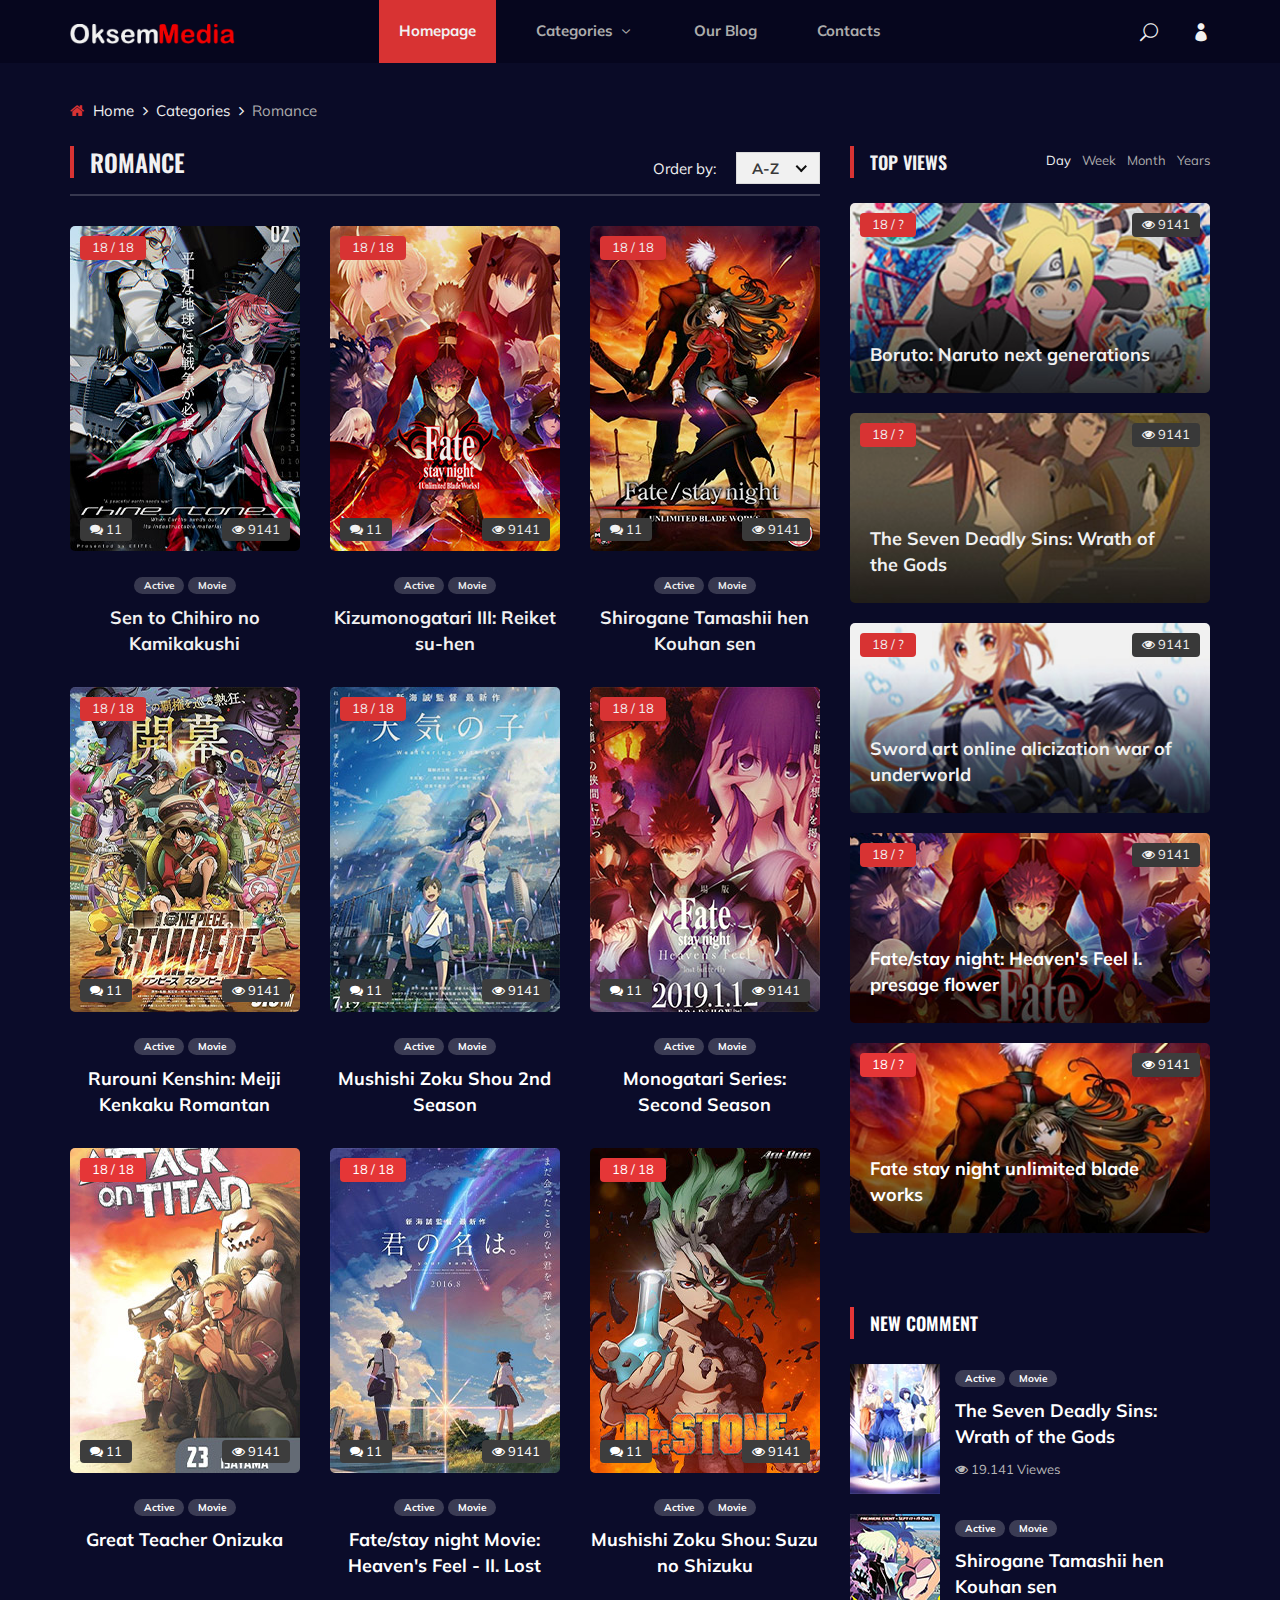
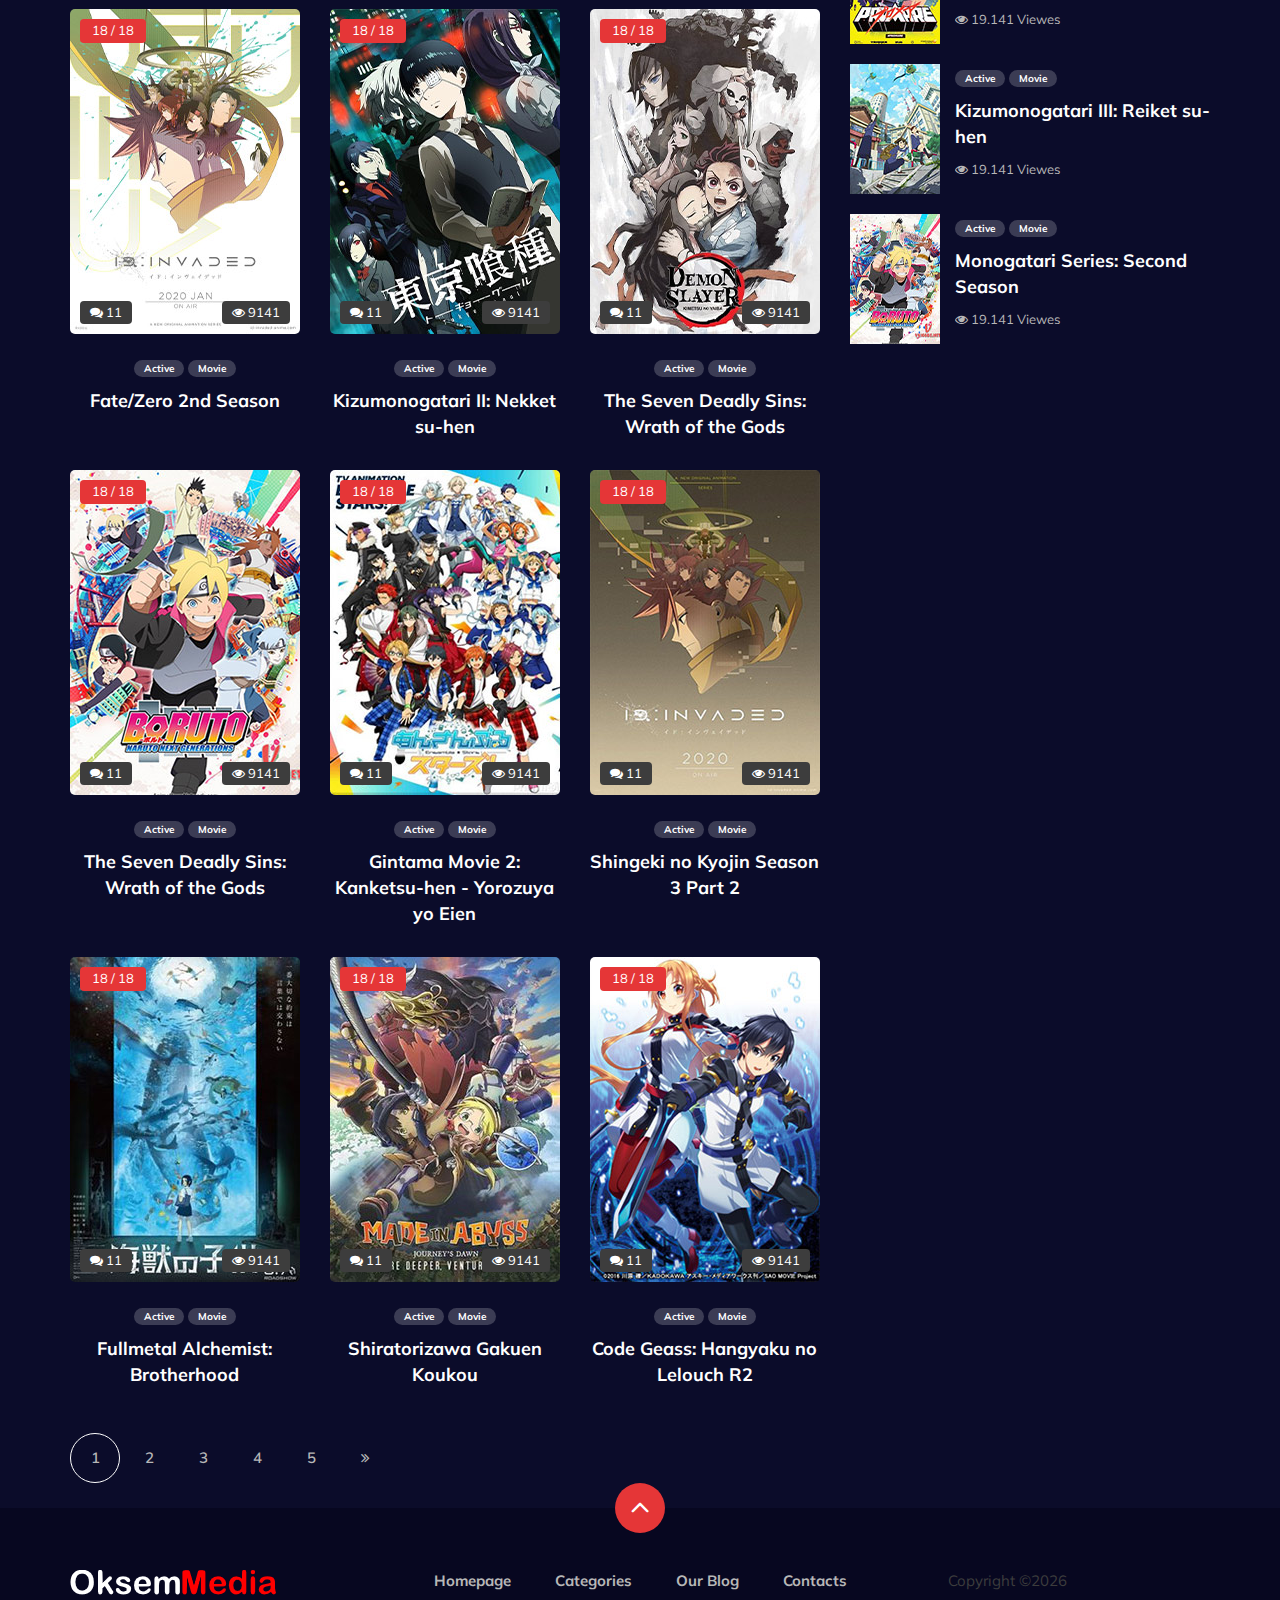
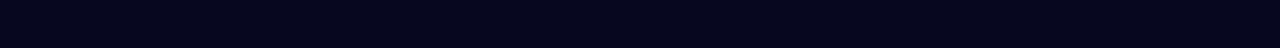
<file: FrontEnd-FilmFranchise/categories.html>
<!DOCTYPE html>
<html lang="zxx">

<head>
    <meta charset="UTF-8">
    <meta name="description" content="Anime Template">
    <meta name="keywords" content="Anime, unica, creative, html">
    <meta name="viewport" content="width=device-width, initial-scale=1.0">
    <meta http-equiv="X-UA-Compatible" content="ie=edge">
    <title>Anime | Template</title>

    <!-- Google Font -->
    <link href="https://fonts.googleapis.com/css2?family=Oswald:wght@300;400;500;600;700&display=swap" rel="stylesheet">
    <link href="https://fonts.googleapis.com/css2?family=Mulish:wght@300;400;500;600;700;800;900&display=swap"
    rel="stylesheet">

    <!-- Css Styles -->
    <link rel="stylesheet" href="css/bootstrap.min.css" type="text/css">
    <link rel="stylesheet" href="css/font-awesome.min.css" type="text/css">
    <link rel="stylesheet" href="css/elegant-icons.css" type="text/css">
    <link rel="stylesheet" href="css/plyr.css" type="text/css">
    <link rel="stylesheet" href="css/nice-select.css" type="text/css">
    <link rel="stylesheet" href="css/owl.carousel.min.css" type="text/css">
    <link rel="stylesheet" href="css/slicknav.min.css" type="text/css">
    <link rel="stylesheet" href="css/style.css" type="text/css">
</head>

<body>
    <!-- Page Preloder -->
    <div id="preloder">
        <div class="loader"></div>
    </div>

    <!-- Header Section Begin -->
    <header class="header">
        <div class="container">
            <div class="row">
                <div class="col-lg-2">
                    <div class="header__logo">
                        <a href="./index.html">
                            <img src="img/logomedia.png" alt="">
                        </a>
                    </div>
                </div>
                <div class="col-lg-8">
                    <div class="header__nav">
                        <nav class="header__menu mobile-menu">
                            <ul>
                                <li class="active"><a href="./index.html">Homepage</a></li>
                                <li><a href="./categories.html">Categories <span class="arrow_carrot-down"></span></a>
                                    <ul class="dropdown">
                                        <li><a href="./categories.html">Categories</a></li>
                                        <li><a href="./franchise-details.html">Anime Details</a></li>
                                        <li><a href="./movies-watching.html">Anime Watching</a></li>
                                        <li><a href="./blog-details.html">Blog Details</a></li>
                                        <li><a href="./signup.html">Sign Up</a></li>
                                        <li><a href="./login.html">Login</a></li>
                                    </ul>
                                </li>
                                <li><a href="./blog.html">Our Blog</a></li>
                                <li><a href="#">Contacts</a></li>
                            </ul>
                        </nav>
                    </div>
                </div>
                <div class="col-lg-2">
                    <div class="header__right">
                        <a href="#" class="search-switch"><span class="icon_search"></span></a>
                        <a href="./login.html"><span class="icon_profile"></span></a>
                    </div>
                </div>
            </div>
            <div id="mobile-menu-wrap"></div>
        </div>
    </header>
    <!-- Header End -->

    <!-- Breadcrumb Begin -->
    <div class="breadcrumb-option">
        <div class="container">
            <div class="row">
                <div class="col-lg-12">
                    <div class="breadcrumb__links">
                        <a href="./index.html"><i class="fa fa-home"></i> Home</a>
                        <a href="./categories.html">Categories</a>
                        <span>Romance</span>
                    </div>
                </div>
            </div>
        </div>
    </div>
    <!-- Breadcrumb End -->

    <!-- Product Section Begin -->
    <section class="product-page spad">
        <div class="container">
            <div class="row">
                <div class="col-lg-8">
                    <div class="product__page__content">
                        <div class="product__page__title">
                            <div class="row">
                                <div class="col-lg-8 col-md-8 col-sm-6">
                                    <div class="section-title">
                                        <h4>Romance</h4>
                                    </div>
                                </div>
                                <div class="col-lg-4 col-md-4 col-sm-6">
                                    <div class="product__page__filter">
                                        <p>Order by:</p>
                                        <select>
                                            <option value="">A-Z</option>
                                            <option value="">1-10</option>
                                            <option value="">10-50</option>
                                        </select>
                                    </div>
                                </div>
                            </div>
                        </div>
                        <div class="row">
                            <div class="col-lg-4 col-md-6 col-sm-6">
                                <div class="product__item">
                                    <div class="product__item__pic set-bg" data-setbg="img/popular/popular-1.jpg">
                                        <div class="ep">18 / 18</div>
                                        <div class="comment"><i class="fa fa-comments"></i> 11</div>
                                        <div class="view"><i class="fa fa-eye"></i> 9141</div>
                                    </div>
                                    <div class="product__item__text">
                                        <ul>
                                            <li>Active</li>
                                            <li>Movie</li>
                                        </ul>
                                        <h5><a href="#">Sen to Chihiro no Kamikakushi</a></h5>
                                    </div>
                                </div>
                            </div>
                            <div class="col-lg-4 col-md-6 col-sm-6">
                                <div class="product__item">
                                    <div class="product__item__pic set-bg" data-setbg="img/popular/popular-2.jpg">
                                        <div class="ep">18 / 18</div>
                                        <div class="comment"><i class="fa fa-comments"></i> 11</div>
                                        <div class="view"><i class="fa fa-eye"></i> 9141</div>
                                    </div>
                                    <div class="product__item__text">
                                        <ul>
                                            <li>Active</li>
                                            <li>Movie</li>
                                        </ul>
                                        <h5><a href="#">Kizumonogatari III: Reiket su-hen</a></h5>
                                    </div>
                                </div>
                            </div>
                            <div class="col-lg-4 col-md-6 col-sm-6">
                                <div class="product__item">
                                    <div class="product__item__pic set-bg" data-setbg="img/popular/popular-3.jpg">
                                        <div class="ep">18 / 18</div>
                                        <div class="comment"><i class="fa fa-comments"></i> 11</div>
                                        <div class="view"><i class="fa fa-eye"></i> 9141</div>
                                    </div>
                                    <div class="product__item__text">
                                        <ul>
                                            <li>Active</li>
                                            <li>Movie</li>
                                        </ul>
                                        <h5><a href="#">Shirogane Tamashii hen Kouhan sen</a></h5>
                                    </div>
                                </div>
                            </div>
                            <div class="col-lg-4 col-md-6 col-sm-6">
                                <div class="product__item">
                                    <div class="product__item__pic set-bg" data-setbg="img/popular/popular-4.jpg">
                                        <div class="ep">18 / 18</div>
                                        <div class="comment"><i class="fa fa-comments"></i> 11</div>
                                        <div class="view"><i class="fa fa-eye"></i> 9141</div>
                                    </div>
                                    <div class="product__item__text">
                                        <ul>
                                            <li>Active</li>
                                            <li>Movie</li>
                                        </ul>
                                        <h5><a href="#">Rurouni Kenshin: Meiji Kenkaku Romantan</a></h5>
                                    </div>
                                </div>
                            </div>
                            <div class="col-lg-4 col-md-6 col-sm-6">
                                <div class="product__item">
                                    <div class="product__item__pic set-bg" data-setbg="img/popular/popular-5.jpg">
                                        <div class="ep">18 / 18</div>
                                        <div class="comment"><i class="fa fa-comments"></i> 11</div>
                                        <div class="view"><i class="fa fa-eye"></i> 9141</div>
                                    </div>
                                    <div class="product__item__text">
                                        <ul>
                                            <li>Active</li>
                                            <li>Movie</li>
                                        </ul>
                                        <h5><a href="#">Mushishi Zoku Shou 2nd Season</a></h5>
                                    </div>
                                </div>
                            </div>
                            <div class="col-lg-4 col-md-6 col-sm-6">
                                <div class="product__item">
                                    <div class="product__item__pic set-bg" data-setbg="img/popular/popular-6.jpg">
                                        <div class="ep">18 / 18</div>
                                        <div class="comment"><i class="fa fa-comments"></i> 11</div>
                                        <div class="view"><i class="fa fa-eye"></i> 9141</div>
                                    </div>
                                    <div class="product__item__text">
                                        <ul>
                                            <li>Active</li>
                                            <li>Movie</li>
                                        </ul>
                                        <h5><a href="#">Monogatari Series: Second Season</a></h5>
                                    </div>
                                </div>
                            </div>
                            <div class="col-lg-4 col-md-6 col-sm-6">
                                <div class="product__item">
                                    <div class="product__item__pic set-bg" data-setbg="img/recent/recent-1.jpg">
                                        <div class="ep">18 / 18</div>
                                        <div class="comment"><i class="fa fa-comments"></i> 11</div>
                                        <div class="view"><i class="fa fa-eye"></i> 9141</div>
                                    </div>
                                    <div class="product__item__text">
                                        <ul>
                                            <li>Active</li>
                                            <li>Movie</li>
                                        </ul>
                                        <h5><a href="#">Great Teacher Onizuka</a></h5>
                                    </div>
                                </div>
                            </div>
                            <div class="col-lg-4 col-md-6 col-sm-6">
                                <div class="product__item">
                                    <div class="product__item__pic set-bg" data-setbg="img/recent/recent-2.jpg">
                                        <div class="ep">18 / 18</div>
                                        <div class="comment"><i class="fa fa-comments"></i> 11</div>
                                        <div class="view"><i class="fa fa-eye"></i> 9141</div>
                                    </div>
                                    <div class="product__item__text">
                                        <ul>
                                            <li>Active</li>
                                            <li>Movie</li>
                                        </ul>
                                        <h5><a href="#">Fate/stay night Movie: Heaven's Feel - II. Lost</a></h5>
                                    </div>
                                </div>
                            </div>
                            <div class="col-lg-4 col-md-6 col-sm-6">
                                <div class="product__item">
                                    <div class="product__item__pic set-bg" data-setbg="img/recent/recent-3.jpg">
                                        <div class="ep">18 / 18</div>
                                        <div class="comment"><i class="fa fa-comments"></i> 11</div>
                                        <div class="view"><i class="fa fa-eye"></i> 9141</div>
                                    </div>
                                    <div class="product__item__text">
                                        <ul>
                                            <li>Active</li>
                                            <li>Movie</li>
                                        </ul>
                                        <h5><a href="#">Mushishi Zoku Shou: Suzu no Shizuku</a></h5>
                                    </div>
                                </div>
                            </div>
                            <div class="col-lg-4 col-md-6 col-sm-6">
                                <div class="product__item">
                                    <div class="product__item__pic set-bg" data-setbg="img/recent/recent-4.jpg">
                                        <div class="ep">18 / 18</div>
                                        <div class="comment"><i class="fa fa-comments"></i> 11</div>
                                        <div class="view"><i class="fa fa-eye"></i> 9141</div>
                                    </div>
                                    <div class="product__item__text">
                                        <ul>
                                            <li>Active</li>
                                            <li>Movie</li>
                                        </ul>
                                        <h5><a href="#">Fate/Zero 2nd Season</a></h5>
                                    </div>
                                </div>
                            </div>
                            <div class="col-lg-4 col-md-6 col-sm-6">
                                <div class="product__item">
                                    <div class="product__item__pic set-bg" data-setbg="img/recent/recent-5.jpg">
                                        <div class="ep">18 / 18</div>
                                        <div class="comment"><i class="fa fa-comments"></i> 11</div>
                                        <div class="view"><i class="fa fa-eye"></i> 9141</div>
                                    </div>
                                    <div class="product__item__text">
                                        <ul>
                                            <li>Active</li>
                                            <li>Movie</li>
                                        </ul>
                                        <h5><a href="#">Kizumonogatari II: Nekket su-hen</a></h5>
                                    </div>
                                </div>
                            </div>
                            <div class="col-lg-4 col-md-6 col-sm-6">
                                <div class="product__item">
                                    <div class="product__item__pic set-bg" data-setbg="img/recent/recent-6.jpg">
                                        <div class="ep">18 / 18</div>
                                        <div class="comment"><i class="fa fa-comments"></i> 11</div>
                                        <div class="view"><i class="fa fa-eye"></i> 9141</div>
                                    </div>
                                    <div class="product__item__text">
                                        <ul>
                                            <li>Active</li>
                                            <li>Movie</li>
                                        </ul>
                                        <h5><a href="#">The Seven Deadly Sins: Wrath of the Gods</a></h5>
                                    </div>
                                </div>
                            </div>
                            <div class="col-lg-4 col-md-6 col-sm-6">
                                <div class="product__item">
                                    <div class="product__item__pic set-bg" data-setbg="img/trending/trend-1.jpg">
                                        <div class="ep">18 / 18</div>
                                        <div class="comment"><i class="fa fa-comments"></i> 11</div>
                                        <div class="view"><i class="fa fa-eye"></i> 9141</div>
                                    </div>
                                    <div class="product__item__text">
                                        <ul>
                                            <li>Active</li>
                                            <li>Movie</li>
                                        </ul>
                                        <h5><a href="#">The Seven Deadly Sins: Wrath of the Gods</a></h5>
                                    </div>
                                </div>
                            </div>
                            <div class="col-lg-4 col-md-6 col-sm-6">
                                <div class="product__item">
                                    <div class="product__item__pic set-bg" data-setbg="img/trending/trend-2.jpg">
                                        <div class="ep">18 / 18</div>
                                        <div class="comment"><i class="fa fa-comments"></i> 11</div>
                                        <div class="view"><i class="fa fa-eye"></i> 9141</div>
                                    </div>
                                    <div class="product__item__text">
                                        <ul>
                                            <li>Active</li>
                                            <li>Movie</li>
                                        </ul>
                                        <h5><a href="#">Gintama Movie 2: Kanketsu-hen - Yorozuya yo Eien</a></h5>
                                    </div>
                                </div>
                            </div>
                            <div class="col-lg-4 col-md-6 col-sm-6">
                                <div class="product__item">
                                    <div class="product__item__pic set-bg" data-setbg="img/trending/trend-3.jpg">
                                        <div class="ep">18 / 18</div>
                                        <div class="comment"><i class="fa fa-comments"></i> 11</div>
                                        <div class="view"><i class="fa fa-eye"></i> 9141</div>
                                    </div>
                                    <div class="product__item__text">
                                        <ul>
                                            <li>Active</li>
                                            <li>Movie</li>
                                        </ul>
                                        <h5><a href="#">Shingeki no Kyojin Season 3 Part 2</a></h5>
                                    </div>
                                </div>
                            </div>
                            <div class="col-lg-4 col-md-6 col-sm-6">
                                <div class="product__item">
                                    <div class="product__item__pic set-bg" data-setbg="img/trending/trend-4.jpg">
                                        <div class="ep">18 / 18</div>
                                        <div class="comment"><i class="fa fa-comments"></i> 11</div>
                                        <div class="view"><i class="fa fa-eye"></i> 9141</div>
                                    </div>
                                    <div class="product__item__text">
                                        <ul>
                                            <li>Active</li>
                                            <li>Movie</li>
                                        </ul>
                                        <h5><a href="#">Fullmetal Alchemist: Brotherhood</a></h5>
                                    </div>
                                </div>
                            </div>
                            <div class="col-lg-4 col-md-6 col-sm-6">
                                <div class="product__item">
                                    <div class="product__item__pic set-bg" data-setbg="img/trending/trend-5.jpg">
                                        <div class="ep">18 / 18</div>
                                        <div class="comment"><i class="fa fa-comments"></i> 11</div>
                                        <div class="view"><i class="fa fa-eye"></i> 9141</div>
                                    </div>
                                    <div class="product__item__text">
                                        <ul>
                                            <li>Active</li>
                                            <li>Movie</li>
                                        </ul>
                                        <h5><a href="#">Shiratorizawa Gakuen Koukou</a></h5>
                                    </div>
                                </div>
                            </div>
                            <div class="col-lg-4 col-md-6 col-sm-6">
                                <div class="product__item">
                                    <div class="product__item__pic set-bg" data-setbg="img/trending/trend-6.jpg">
                                        <div class="ep">18 / 18</div>
                                        <div class="comment"><i class="fa fa-comments"></i> 11</div>
                                        <div class="view"><i class="fa fa-eye"></i> 9141</div>
                                    </div>
                                    <div class="product__item__text">
                                        <ul>
                                            <li>Active</li>
                                            <li>Movie</li>
                                        </ul>
                                        <h5><a href="#">Code Geass: Hangyaku no Lelouch R2</a></h5>
                                    </div>
                                </div>
                            </div>
                        </div>
                    </div>
                    <div class="product__pagination">
                        <a href="#" class="current-page">1</a>
                        <a href="#">2</a>
                        <a href="#">3</a>
                        <a href="#">4</a>
                        <a href="#">5</a>
                        <a href="#"><i class="fa fa-angle-double-right"></i></a>
                    </div>
                </div>
                <div class="col-lg-4 col-md-6 col-sm-8">
                    <div class="product__sidebar">
                        <div class="product__sidebar__view">
                            <div class="section-title">
                                <h5>Top Views</h5>
                            </div>
                            <ul class="filter__controls">
                                <li class="active" data-filter="*">Day</li>
                                <li data-filter=".week">Week</li>
                                <li data-filter=".month">Month</li>
                                <li data-filter=".years">Years</li>
                            </ul>
                            <div class="filter__gallery">
                                <div class="product__sidebar__view__item set-bg mix day years"
                                data-setbg="img/sidebar/tv-1.jpg">
                                <div class="ep">18 / ?</div>
                                <div class="view"><i class="fa fa-eye"></i> 9141</div>
                                <h5><a href="#">Boruto: Naruto next generations</a></h5>
                            </div>
                            <div class="product__sidebar__view__item set-bg mix month week"
                            data-setbg="img/sidebar/tv-2.jpg">
                            <div class="ep">18 / ?</div>
                            <div class="view"><i class="fa fa-eye"></i> 9141</div>
                            <h5><a href="#">The Seven Deadly Sins: Wrath of the Gods</a></h5>
                        </div>
                        <div class="product__sidebar__view__item set-bg mix week years"
                        data-setbg="img/sidebar/tv-3.jpg">
                        <div class="ep">18 / ?</div>
                        <div class="view"><i class="fa fa-eye"></i> 9141</div>
                        <h5><a href="#">Sword art online alicization war of underworld</a></h5>
                    </div>
                    <div class="product__sidebar__view__item set-bg mix years month"
                    data-setbg="img/sidebar/tv-4.jpg">
                    <div class="ep">18 / ?</div>
                    <div class="view"><i class="fa fa-eye"></i> 9141</div>
                    <h5><a href="#">Fate/stay night: Heaven's Feel I. presage flower</a></h5>
                </div>
                <div class="product__sidebar__view__item set-bg mix day"
                data-setbg="img/sidebar/tv-5.jpg">
                <div class="ep">18 / ?</div>
                <div class="view"><i class="fa fa-eye"></i> 9141</div>
                <h5><a href="#">Fate stay night unlimited blade works</a></h5>
            </div>
        </div>
    </div>
    <div class="product__sidebar__comment">
        <div class="section-title">
            <h5>New Comment</h5>
        </div>
        <div class="product__sidebar__comment__item">
            <div class="product__sidebar__comment__item__pic">
                <img src="img/sidebar/comment-1.jpg" alt="">
            </div>
            <div class="product__sidebar__comment__item__text">
                <ul>
                    <li>Active</li>
                    <li>Movie</li>
                </ul>
                <h5><a href="#">The Seven Deadly Sins: Wrath of the Gods</a></h5>
                <span><i class="fa fa-eye"></i> 19.141 Viewes</span>
            </div>
        </div>
        <div class="product__sidebar__comment__item">
            <div class="product__sidebar__comment__item__pic">
                <img src="img/sidebar/comment-2.jpg" alt="">
            </div>
            <div class="product__sidebar__comment__item__text">
                <ul>
                    <li>Active</li>
                    <li>Movie</li>
                </ul>
                <h5><a href="#">Shirogane Tamashii hen Kouhan sen</a></h5>
                <span><i class="fa fa-eye"></i> 19.141 Viewes</span>
            </div>
        </div>
        <div class="product__sidebar__comment__item">
            <div class="product__sidebar__comment__item__pic">
                <img src="img/sidebar/comment-3.jpg" alt="">
            </div>
            <div class="product__sidebar__comment__item__text">
                <ul>
                    <li>Active</li>
                    <li>Movie</li>
                </ul>
                <h5><a href="#">Kizumonogatari III: Reiket su-hen</a></h5>
                <span><i class="fa fa-eye"></i> 19.141 Viewes</span>
            </div>
        </div>
        <div class="product__sidebar__comment__item">
            <div class="product__sidebar__comment__item__pic">
                <img src="img/sidebar/comment-4.jpg" alt="">
            </div>
            <div class="product__sidebar__comment__item__text">
                <ul>
                    <li>Active</li>
                    <li>Movie</li>
                </ul>
                <h5><a href="#">Monogatari Series: Second Season</a></h5>
                <span><i class="fa fa-eye"></i> 19.141 Viewes</span>
            </div>
        </div>
    </div>
</div>
</div>
</div>
</div>
</section>
<!-- Product Section End -->

<!-- Footer Section Begin -->
<footer class="footer">
    <div class="page-up">
        <a href="#" id="scrollToTopButton"><span class="arrow_carrot-up"></span></a>
    </div>
    <div class="container">
        <div class="row">
            <div class="col-lg-3">
                <div class="footer__logo">
                    <a href="./index.html"><img src="img/logomedia.png" alt=""></a>
                </div>
            </div>
            <div class="col-lg-6">
                <div class="footer__nav">
                    <ul>
                        <li class="active"><a href="./index.html">Homepage</a></li>
                        <li><a href="./categories.html">Categories</a></li>
                        <li><a href="./blog.html">Our Blog</a></li>
                        <li><a href="#">Contacts</a></li>
                    </ul>
                </div>
            </div>
            <div class="col-lg-3">
                <p>Copyright &copy;<script>document.write(new Date().getFullYear());</script></p>

              </div>
          </div>
      </div>
  </footer>
  <!-- Footer Section End -->

  <!-- Search model Begin -->
  <div class="search-model">
    <div class="h-100 d-flex align-items-center justify-content-center">
        <div class="search-close-switch"><i class="icon_close"></i></div>
        <form class="search-model-form">
            <input type="text" id="search-input" placeholder="Search here.....">
        </form>
    </div>
</div>
<!-- Search model end -->

<!-- Js Plugins -->
<script src="js/jquery-3.3.1.min.js"></script>
<script src="js/bootstrap.min.js"></script>
<script src="js/player.js"></script>
<script src="js/jquery.nice-select.min.js"></script>
<script src="js/mixitup.min.js"></script>
<script src="js/jquery.slicknav.js"></script>
<script src="js/owl.carousel.min.js"></script>
<script src="js/main.js"></script>

</body>

</html>
</file>
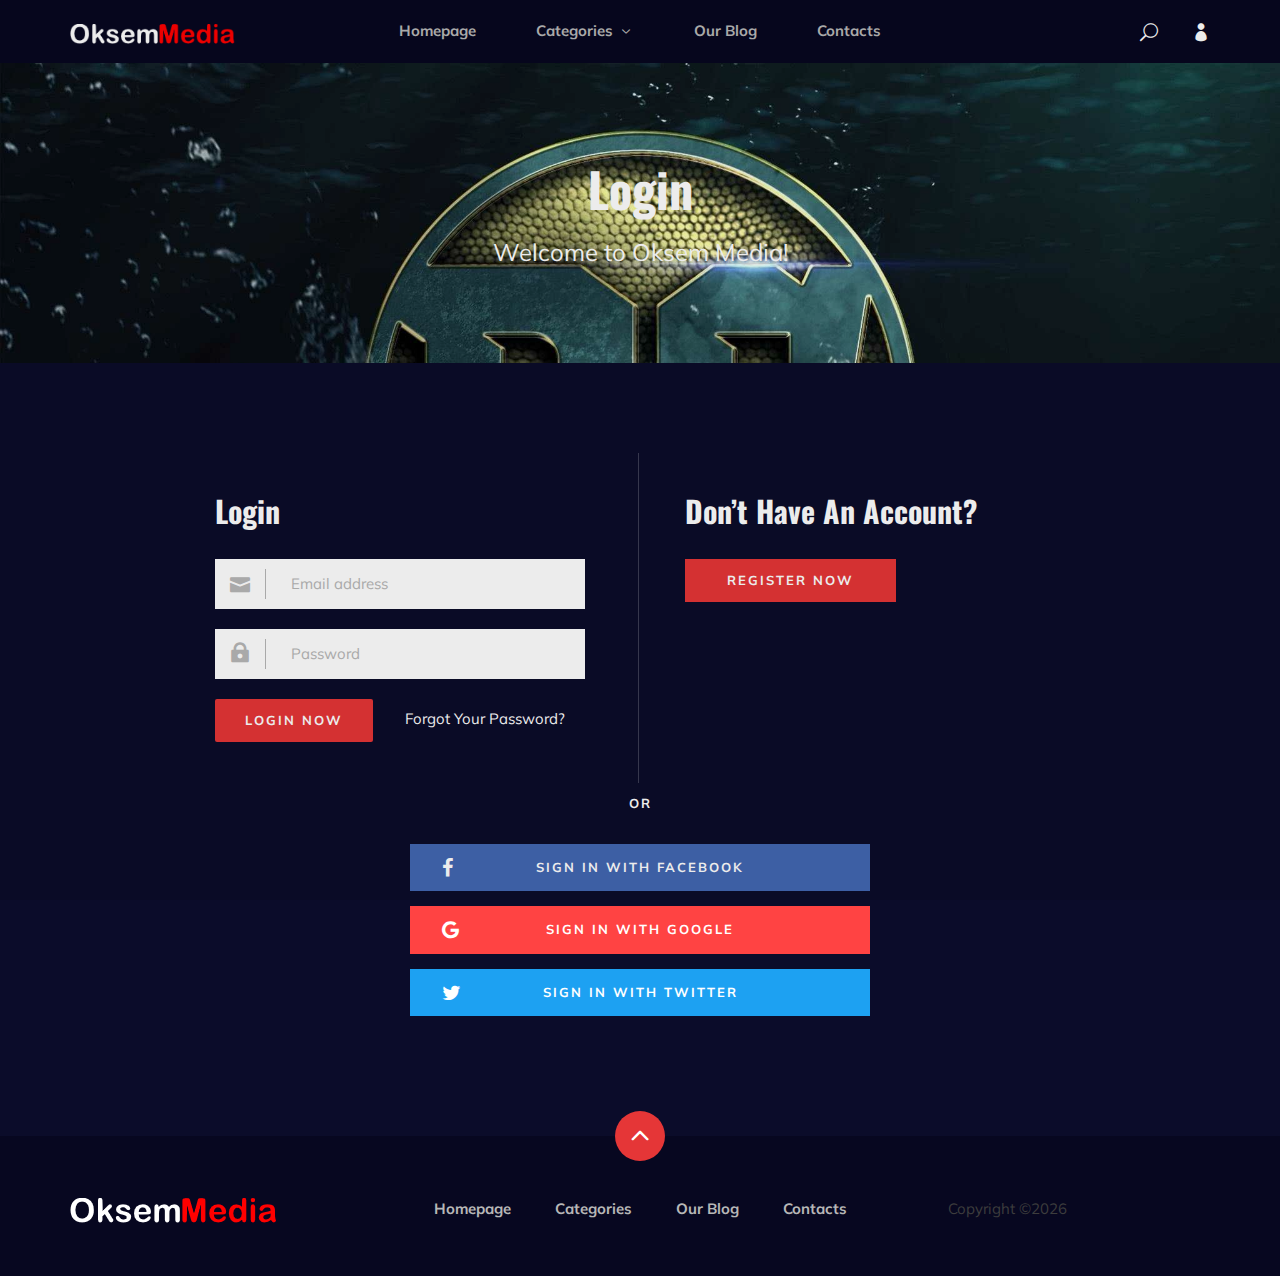
<file: FrontEnd-FilmFranchise/create-franchise-form.html>
<!DOCTYPE html>
<html lang="zxx">

<head>
    <meta charset="UTF-8">
    <meta name="description" content="Anime Template">
    <meta name="keywords" content="Anime, unica, creative, html">
    <meta name="viewport" content="width=device-width, initial-scale=1.0">
    <meta http-equiv="X-UA-Compatible" content="ie=edge">
    <title>Anime | Template</title>

    <!-- Google Font -->
    <link href="https://fonts.googleapis.com/css2?family=Oswald:wght@300;400;500;600;700&display=swap" rel="stylesheet">
    <link href="https://fonts.googleapis.com/css2?family=Mulish:wght@300;400;500;600;700;800;900&display=swap"
    rel="stylesheet">

    <!-- Css Styles -->
    <link rel="stylesheet" href="css/bootstrap.min.css" type="text/css">
    <link rel="stylesheet" href="css/font-awesome.min.css" type="text/css">
    <link rel="stylesheet" href="css/elegant-icons.css" type="text/css">
    <link rel="stylesheet" href="css/plyr.css" type="text/css">
    <link rel="stylesheet" href="css/nice-select.css" type="text/css">
    <link rel="stylesheet" href="css/owl.carousel.min.css" type="text/css">
    <link rel="stylesheet" href="css/slicknav.min.css" type="text/css">
    <link rel="stylesheet" href="css/style.css" type="text/css">
    <link rel="stylesheet" href="css/style-register.css" type="text/css">
</head>

<body>
    <!-- Page Preloder -->
    <div id="preloder">
        <div class="loader"></div>
    </div>

    <!-- Header Section Begin -->
    <header class="header">
        <div class="container">
            <div class="row">
                <div class="col-lg-2">
                    <div class="header__logo">
                        <a href="./index.html">
                            <img src="img/logomedia.png" alt="">
                        </a>
                    </div>
                </div>
                <div class="col-lg-8">
                    <div class="header__nav">
                        <nav class="header__menu mobile-menu">
                            <ul>
                                <li><a href="./index.html">Homepage</a></li>
                                <li><a href="./categories.html">Categories <span class="arrow_carrot-down"></span></a>
                                    <ul class="dropdown">
                                        <li><a href="./categories.html">Categories</a></li>
                                        <li><a href="./franchise-details.html">Anime Details</a></li>
                                        <li><a href="./movies-watching.html">Anime Watching</a></li>
                                        <li><a href="./blog-details.html">Blog Details</a></li>
                                        <li><a href="./signup.html">Sign Up</a></li>
                                        <li><a href="./login.html">Login</a></li>
                                    </ul>
                                </li>
                                <li><a href="./blog.html">Our Blog</a></li>
                                <li><a href="#">Contacts</a></li>
                            </ul>
                        </nav>
                    </div>
                </div>
                <div class="col-lg-2">
                    <div class="header__right">
                        <a href="#" class="search-switch"><span class="icon_search"></span></a>
                        <a href="./login.html"><span class="icon_profile"></span></a>
                    </div>
                </div>
            </div>
            <div id="mobile-menu-wrap"></div>
        </div>
    </header>
    <!-- Header End -->

    <div class="breadcrumb-option">
        <div class="container">
            <div class="row">
                <div class="col-lg-12">
                    <div class="breadcrumb__links">
                        <a href="./index.html"><i class="fa fa-home"></i>Home</a>
                        <a href="./index.html">Franchises</a>
                        <span id="franchise-name">Create Franchise</span>
                    </div>
                </div>
            </div>
        </div>
    </div>

    <div class="row-registration">
        <div class="container-form">
            <div class="title">Create Franchise</div>
            <div class="content">

                <form id="create-franchise-form-frm">
                    <div class="user-details">
                        <div class="input-box">
                            <span class="details">Franchise Name</span>
                            <input type="text" name="name" placeholder="Enter franchise name" required>
                        </div>
                        <div class="input-box">
                            <span class="details">Description</span>
                            <input type="text" name="description" placeholder="Enter description">
                        </div>
                        <div class="input-box">
                            <span class="details">Productor Company &copy</span>
                            <input type="text" name="productor" placeholder="Enter company name" required>
                        </div>
                        <div class="input-box">
                            <span class="details">First Year</span>
                            <input type="text" name="firstYear" placeholder="Enter first year film">
                        </div>
                        <div class="input-box">
                            <span class="details">Producer Name</span>
                            <input type="text" name="producer" placeholder="Enter producer name" required>
                        </div>
                        <div class="input-box">
                            <span class="details">Last Year</span>
                            <input type="text" name="lastYear" placeholder="Enter last year film">
                        </div>
                        <div class="input-box">
                            <span class="details">Movie Count</span>
                            <input type="text" name="movieCount" placeholder="Enter movie count">
                        </div>
                        <div class="input-box">
                            <span class="details">Image</span>
                            <input type="file" name="image" placeholder="Enter movie image" required>
                        </div>
                    </div>
                    <div class="button">
                        <input type="submit" value="Create">
                    </div>
                </form>

            </div>
        </div>
    </div>

    <!-- Footer Section Begin -->
    <footer class="footer">
        <div class="page-up">
            <a href="#" id="scrollToTopButton"><span class="arrow_carrot-up"></span></a>
        </div>
        <div class="container">
            <div class="row">
                <div class="col-lg-3">
                    <div class="footer__logo">
                        <a href="./index.html"><img src="img/logomedia.png" alt=""></a>
                    </div>
                </div>
                <div class="col-lg-6">
                    <div class="footer__nav">
                        <ul>
                            <li class="active"><a href="./index.html">Homepage</a></li>
                            <li><a href="./categories.html">Categories</a></li>
                            <li><a href="./blog.html">Our Blog</a></li>
                            <li><a href="#">Contacts</a></li>
                        </ul>
                    </div>
                </div>
                <div class="col-lg-3">
                    <p>Copyright &copy;<script>document.write(new Date().getFullYear());</script></p>
    
                  </div>
              </div>
          </div>
      </footer>
      <!-- Footer Section End -->

      <!-- Search model Begin -->
      <div class="search-model">
        <div class="h-100 d-flex align-items-center justify-content-center">
            <div class="search-close-switch"><i class="icon_close"></i></div>
            <form class="search-model-form">
                <input type="text" id="search-input" placeholder="Search here.....">
            </form>
        </div>
    </div>
    <!-- Search model end -->

    <!-- Js Plugins -->
    <script src="js/create.franchise.js"></script>
    <script src="js/jquery-3.3.1.min.js"></script>
    <script src="js/bootstrap.min.js"></script>
    <script src="js/player.js"></script>
    <script src="js/jquery.nice-select.min.js"></script>
    <script src="js/mixitup.min.js"></script>
    <script src="js/jquery.slicknav.js"></script>
    <script src="js/owl.carousel.min.js"></script>
    <script src="js/main.js"></script>


</body>

</html>
</file>
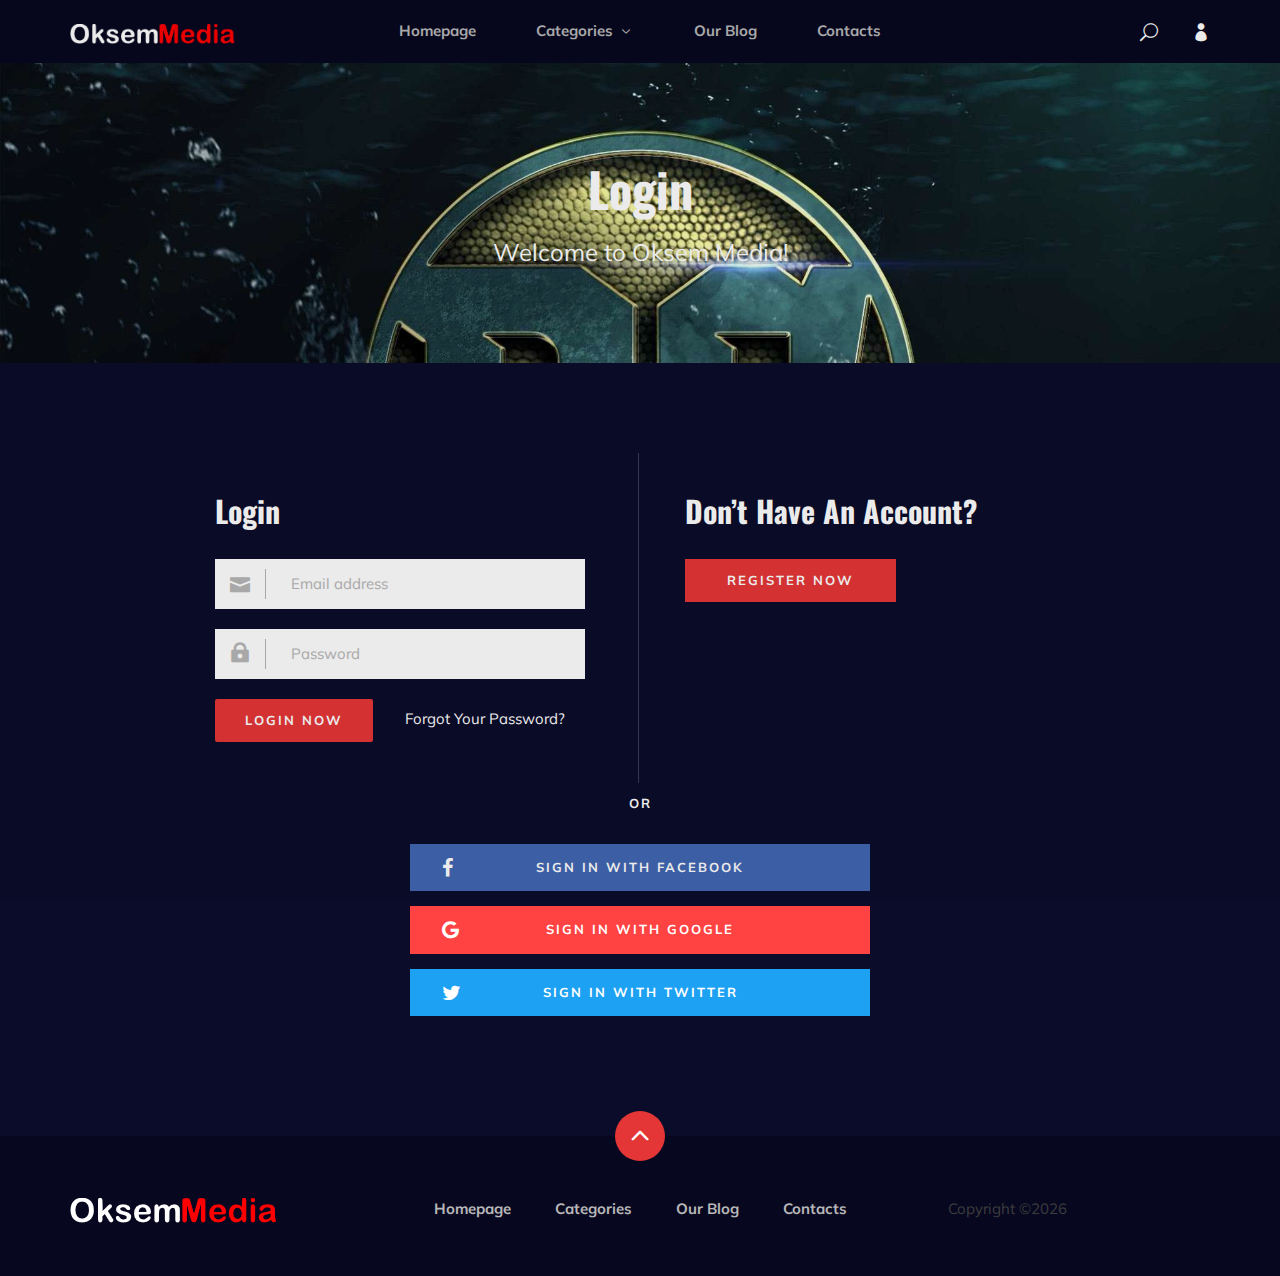
<file: FrontEnd-FilmFranchise/create-movie-form.html>
<!DOCTYPE html>
<html lang="zxx">

<head>
    <meta charset="UTF-8">
    <meta name="description" content="Anime Template">
    <meta name="keywords" content="Anime, unica, creative, html">
    <meta name="viewport" content="width=device-width, initial-scale=1.0">
    <meta http-equiv="X-UA-Compatible" content="ie=edge">
    <title>Anime | Template</title>

    <!-- Google Font -->
    <link href="https://fonts.googleapis.com/css2?family=Oswald:wght@300;400;500;600;700&display=swap" rel="stylesheet">
    <link href="https://fonts.googleapis.com/css2?family=Mulish:wght@300;400;500;600;700;800;900&display=swap"
    rel="stylesheet">

    <!-- Css Styles -->
    <link rel="stylesheet" href="css/bootstrap.min.css" type="text/css">
    <link rel="stylesheet" href="css/font-awesome.min.css" type="text/css">
    <link rel="stylesheet" href="css/elegant-icons.css" type="text/css">
    <link rel="stylesheet" href="css/plyr.css" type="text/css">
    <link rel="stylesheet" href="css/nice-select.css" type="text/css">
    <link rel="stylesheet" href="css/owl.carousel.min.css" type="text/css">
    <link rel="stylesheet" href="css/slicknav.min.css" type="text/css">
    <link rel="stylesheet" href="css/style.css" type="text/css">
    <link rel="stylesheet" href="css/style-register.css" type="text/css">
</head>

<body>
    <!-- Page Preloder -->
    <div id="preloder">
        <div class="loader"></div>
    </div>

    <!-- Header Section Begin -->
    <header class="header">
        <div class="container">
            <div class="row">
                <div class="col-lg-2">
                    <div class="header__logo">
                        <a href="./index.html">
                            <img src="img/logomedia.png" alt="">
                        </a>
                    </div>
                </div>
                <div class="col-lg-8">
                    <div class="header__nav">
                        <nav class="header__menu mobile-menu">
                            <ul>
                                <li><a href="./index.html">Homepage</a></li>
                                <li><a href="./categories.html">Categories <span class="arrow_carrot-down"></span></a>
                                    <ul class="dropdown">
                                        <li><a href="./categories.html">Categories</a></li>
                                        <li><a href="./franchise-details.html">Anime Details</a></li>
                                        <li><a href="./movies-watching.html">Anime Watching</a></li>
                                        <li><a href="./blog-details.html">Blog Details</a></li>
                                        <li><a href="./signup.html">Sign Up</a></li>
                                        <li><a href="./login.html">Login</a></li>
                                    </ul>
                                </li>
                                <li><a href="./blog.html">Our Blog</a></li>
                                <li><a href="#">Contacts</a></li>
                            </ul>
                        </nav>
                    </div>
                </div>
                <div class="col-lg-2">
                    <div class="header__right">
                        <a href="#" class="search-switch"><span class="icon_search"></span></a>
                        <a href="./login.html"><span class="icon_profile"></span></a>
                    </div>
                </div>
            </div>
            <div id="mobile-menu-wrap"></div>
        </div>
    </header>

    <div class="breadcrumb-option">
        <div class="container">
            <div class="row">
                <div class="col-lg-12">
                    <div class="breadcrumb__links">
                        <a href="./index.html"><i class="fa fa-home"></i> Home</a>
                        <a href="./index.html" id="testhref">Franchises</a>
                        <a href="" id="franchise-name"></a>
                        <span id="franchise-name">New Movie</span>
                    </div>
                </div>
            </div>
        </div>
    </div>
    <!-- Header End -->
    <div class="row-registration">
        <div class="container-form">
            <div class="title" id="title-franchise-name"></div>
            <div class="content">
                <form id="create-movie-form-frm">
                    <div class="user-details">
                        <div class="input-box">
                            <span class="details">Movie Name</span>
                            <input type="text" name="name" placeholder="Enter movie name" required>
                        </div>
                        <div class="input-box">
                            <span class="details">Description</span>
                            <input type="text" name="description" placeholder="Enter description">
                        </div>
                        <div class="input-box">
                            <span class="details">Duration</span>
                            <input type="text" name="duration" placeholder="Enter duration of film">
                        </div>
                        <div class="input-box">
                            <span class="details">Gross [Price]</span>
                            <input type="text" name="gross" placeholder="Enter gross of film" required>
                        </div>
                        <div class="input-box">
                            <span class="details">Image</span>
                            <input type="file" name="image" placeholder="Enter movie image" required>
                        </div>
                    </div>
                    <div class="button">
                        <input type="submit" value="Create">
                    </div>
                </form>

            </div>
        </div>
    </div>

    <!-- Footer Section Begin -->
    <footer class="footer">
        <div class="page-up">
            <a href="#" id="scrollToTopButton"><span class="arrow_carrot-up"></span></a>
        </div>
        <div class="container">
            <div class="row">
                <div class="col-lg-3">
                    <div class="footer__logo">
                        <a href="./index.html"><img src="img/logomedia.png" alt=""></a>
                    </div>
                </div>
                <div class="col-lg-6">
                    <div class="footer__nav">
                        <ul>
                            <li class="active"><a href="./index.html">Homepage</a></li>
                            <li><a href="./categories.html">Categories</a></li>
                            <li><a href="./blog.html">Our Blog</a></li>
                            <li><a href="#">Contacts</a></li>
                        </ul>
                    </div>
                </div>
                <div class="col-lg-3">
                    <p>Copyright &copy;<script>document.write(new Date().getFullYear());</script></p>
    
                  </div>
              </div>
          </div>
      </footer>
      <!-- Footer Section End -->

      <!-- Search model Begin -->
      <div class="search-model">
        <div class="h-100 d-flex align-items-center justify-content-center">
            <div class="search-close-switch"><i class="icon_close"></i></div>
            <form class="search-model-form">
                <input type="text" id="search-input" placeholder="Search here.....">
            </form>
        </div>
    </div>
    <!-- Search model end -->

    <!-- Js Plugins -->
    <script src="js/jquery-3.3.1.min.js"></script>
    <script src="js/bootstrap.min.js"></script>
    <script src="js/player.js"></script>
    <script src="js/jquery.nice-select.min.js"></script>
    <script src="js/mixitup.min.js"></script>
    <script src="js/jquery.slicknav.js"></script>
    <script src="js/owl.carousel.min.js"></script>
    <script src="js/main.js"></script>
    <script src="js/create.movie.js"></script>


</body>

</html>
</file>
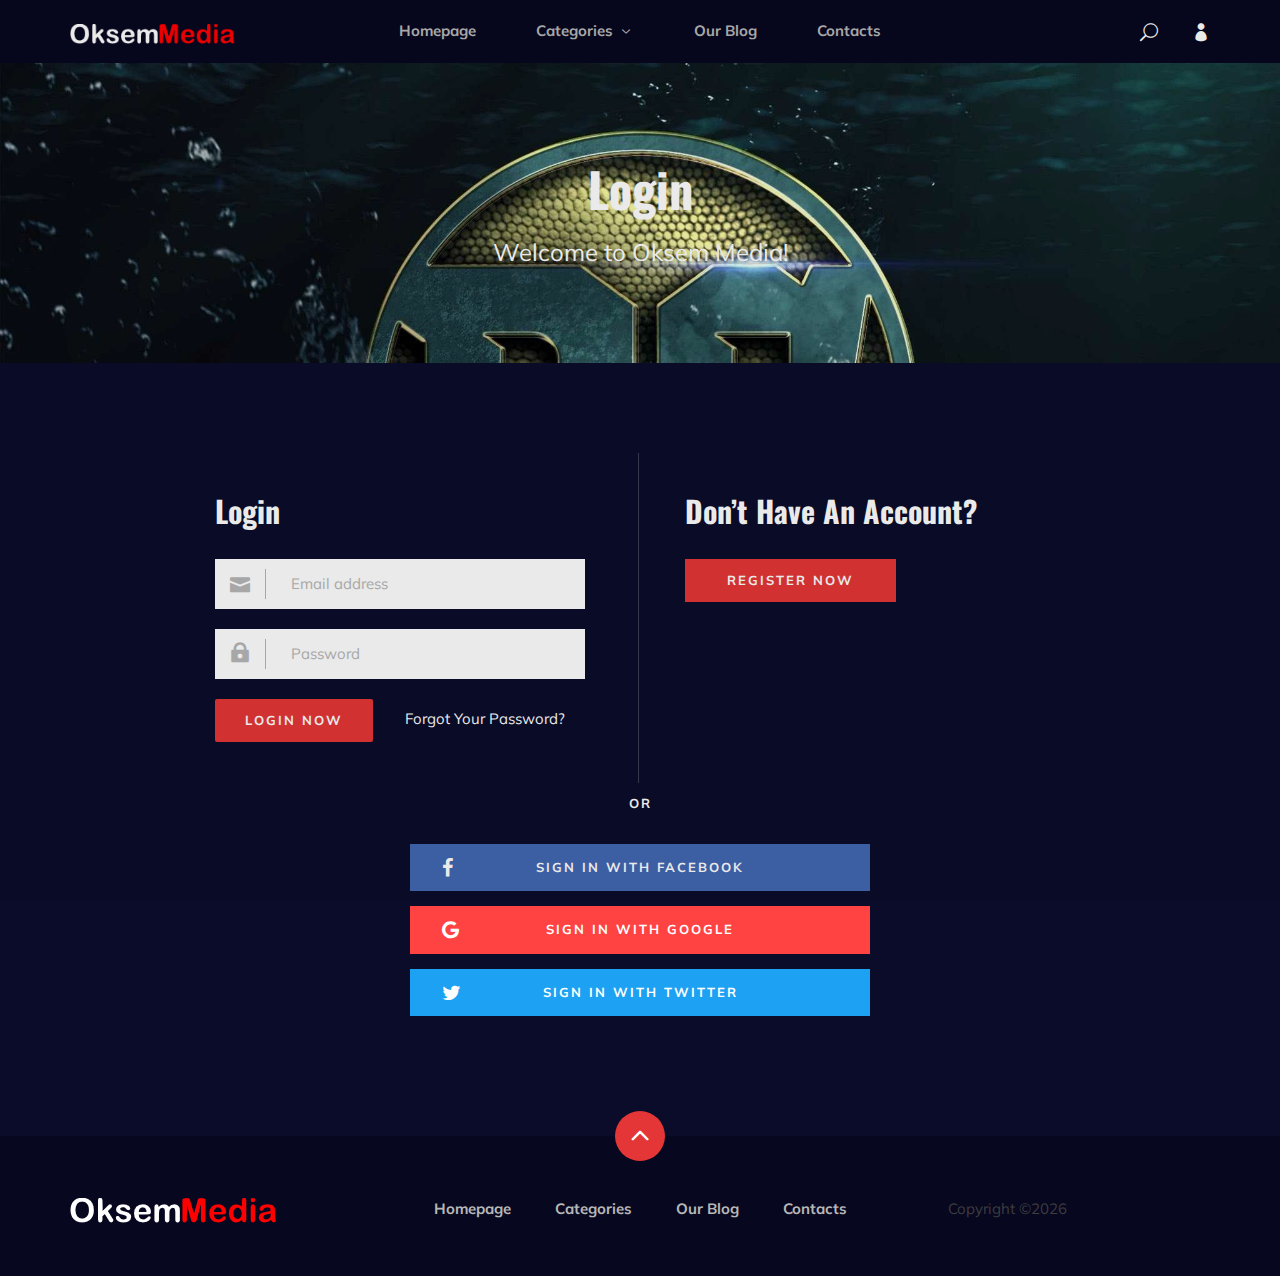
<file: FrontEnd-FilmFranchise/franchise-details.html>
<!DOCTYPE html>
<html lang="zxx">

<head>
    <meta charset="UTF-8">
    <meta name="description" content="Anime Template">
    <meta name="keywords" content="Anime, unica, creative, html">
    <meta name="viewport" content="width=device-width, initial-scale=1.0">
    <meta http-equiv="X-UA-Compatible" content="ie=edge">
    <title>Anime | Template</title>

    <!-- Google Font -->
    <link href="https://fonts.googleapis.com/css2?family=Oswald:wght@300;400;500;600;700&display=swap" rel="stylesheet">
    <link href="https://fonts.googleapis.com/css2?family=Mulish:wght@300;400;500;600;700;800;900&display=swap"
    rel="stylesheet">

    <!-- Css Styles -->
    <link rel="stylesheet" href="css/bootstrap.min.css" type="text/css">
    <link rel="stylesheet" href="css/font-awesome.min.css" type="text/css">
    <link rel="stylesheet" href="css/elegant-icons.css" type="text/css">
    <link rel="stylesheet" href="css/plyr.css" type="text/css">
    <link rel="stylesheet" href="css/nice-select.css" type="text/css">
    <link rel="stylesheet" href="css/owl.carousel.min.css" type="text/css">
    <link rel="stylesheet" href="css/slicknav.min.css" type="text/css">
    <link rel="stylesheet" href="css/style.css" type="text/css">
</head>

<body>
    <!-- Page Preloder -->
    <div id="preloder">
        <div class="loader"></div>
    </div>

    <!-- Header Section Begin -->
    <header class="header">
        <div class="container">
            <div class="row">
                <div class="col-lg-2">
                    <div class="header__logo">
                        <a href="./index.html">
                            <img src="img/logomedia.png" alt="">
                        </a>
                    </div>
                </div>
                <div class="col-lg-8">
                    <div class="header__nav">
                        <nav class="header__menu mobile-menu">
                            <ul>
                                <li class="active"><a href="./index.html">Homepage</a></li>
                                <li><a href="./categories.html">Categories <span class="arrow_carrot-down"></span></a>
                                    <ul class="dropdown">
                                        <li><a href="./categories.html">Categories</a></li>
                                        <li><a href="./franchise-details.html">Anime Details</a></li>
                                        <li><a href="./movies-watching.html">Anime Watching</a></li>
                                        <li><a href="./blog-details.html">Blog Details</a></li>
                                        <li><a href="./signup.html">Sign Up</a></li>
                                        <li><a href="./login.html">Login</a></li>
                                    </ul>
                                </li>
                                <li><a href="./blog.html">Our Blog</a></li>
                                <li><a href="#">Contacts</a></li>
                            </ul>
                        </nav>
                    </div>
                </div>
                <div class="col-lg-2">
                    <div class="header__right">
                        <a href="#" class="search-switch"><span class="icon_search"></span></a>
                        <a href="./login.html"><span class="icon_profile"></span></a>
                    </div>
                </div>
            </div>
            <div id="mobile-menu-wrap"></div>
        </div>
    </header>
    <!-- Header End -->

    <!-- Breadcrumb Begin -->
    <div class="breadcrumb-option">
        <div class="container">
            <div class="row">
                <div class="col-lg-12">
                    <div class="breadcrumb__links">
                        <a href="./index.html"><i class="fa fa-home"></i> Home</a>
                        <a href="./index.html">Franchises</a>
                        <span id="franchise-name"></span>
                    </div>
                </div>
            </div>
        </div>
    </div>
    <!-- Breadcrumb End -->

    <!-- Anime Section Begin -->
    <section class="anime-details spad">
        <div class="container">
            <div class="anime__details__content">
                <div class="row" id="franchise-data">
                    <!--div class="col-lg-3">
                        <div class="anime__details__pic set-bg" data-setbg="img/anime/details-pic.jpg">
                            <div class="comment"><i class="fa fa-comments"></i> 11</div>
                            <div class="view"><i class="fa fa-eye"></i> 9141</div>
                        </div>
                    </div>
                    <div class="col-lg-9">
                        <div class="anime__details__text">
                            <div class="anime__details__title">
                                <h3>Fate Stay Night: Unlimited Blade</h3>
                                <span>フェイト／ステイナイト, Feito／sutei naito</span>
                            </div>
                            <div class="anime__details__rating">
                                <div class="rating">
                                    <a href="#"><i class="fa fa-star"></i></a>
                                    <a href="#"><i class="fa fa-star"></i></a>
                                    <a href="#"><i class="fa fa-star"></i></a>
                                    <a href="#"><i class="fa fa-star"></i></a>
                                    <a href="#"><i class="fa fa-star-half-o"></i></a>
                                </div>
                                <span>1.029 Votes</span>
                            </div>
                            <p>Every human inhabiting the world of Alcia is branded by a “Count” or a number written on
                                their body. For Hina’s mother, her total drops to 0 and she’s pulled into the Abyss,
                                never to be seen again. But her mother’s last words send Hina on a quest to find a
                            legendary hero from the Waste War - the fabled Ace!</p>
                            <div class="anime__details__widget">
                                <div class="row">
                                    <div class="col-lg-6 col-md-6">
                                        <ul>
                                            <li><span>Type:</span> TV Series</li>
                                            <li><span>Studios:</span> Lerche</li>
                                            <li><span>Date aired:</span> Oct 02, 2019 to ?</li>
                                            <li><span>Status:</span> Airing</li>
                                            <li><span>Genre:</span> Action, Adventure, Fantasy, Magic</li>
                                        </ul>
                                    </div>
                                    <div class="col-lg-6 col-md-6">
                                        <ul>
                                            <li><span>Scores:</span> 7.31 / 1,515</li>
                                            <li><span>Rating:</span> 8.5 / 161 times</li>
                                            <li><span>Duration:</span> 24 min/ep</li>
                                            <li><span>Quality:</span> HD</li>
                                            <li><span>Views:</span> 131,541</li>
                                        </ul>
                                    </div>
                                </div>
                            </div>
                            <div class="anime__details__btn">
                                <a href="#" class="follow-btn"><i class="fa fa-heart-o"></i> Follow</a>
                                <a href="#" class="watch-btn"><span>Watch Now</span> <i
                                    class="fa fa-angle-right"></i></a>
                            </div>
                        </div>
                    </div-->
                </div>
            </div>
                <div class="crud-settings">
                    <div class="crud-api">
                        <a href="" id="create-movie-link"><button type="button" class="btn btn-info btn-crud">CREATE MOVIE</button></a>
                        <a href="" id="update-franchise-link"><button type="button" class="btn btn-warning btn-crud">UPDATE FRANCHISE</button></a>
                        <button id="fetch-btn-delete" type="button" class="btn btn-danger btn-crud">DELETE FRANCHISE</button>
                    </div>
                </div>
                <div class="row">
                    <div class="col-lg-8 col-md-8">
                        <div class="anime__details__review">
                            <div class="section-title">
                                <h4>Películas</h4>
                            </div>
                            <!-- div class="anime__review__item">
                                <div class="anime__review__item__pic">
                                    <img src="img/anime/review-6.jpg" alt="">
                                </div>
                                <div class="anime__review__item__text">
                                    <h6>Louis Tyler - <span>20 Hour ago</span></h6>
                                    <p>Where is the episode 15 ? Slow update! Tch</p>
                                </div>
                            </div -->
                        </div>
                    </div>
                </div>
                <div class="row" id="movies-data">
                    
                </div>
            </div>
        </section>
        <!-- Anime Section End -->

        <!-- Footer Section Begin -->
        <footer class="footer">
            <div class="page-up">
                <a href="#" id="scrollToTopButton"><span class="arrow_carrot-up"></span></a>
            </div>
            <div class="container">
                <div class="row">
                    <div class="col-lg-3">
                        <div class="footer__logo">
                            <a href="./index.html"><img src="img/logomedia.png" alt=""></a>
                        </div>
                    </div>
                    <div class="col-lg-6">
                        <div class="footer__nav">
                            <ul>
                                <li class="active"><a href="./index.html">Homepage</a></li>
                                <li><a href="./categories.html">Categories</a></li>
                                <li><a href="./blog.html">Our Blog</a></li>
                                <li><a href="#">Contacts</a></li>
                            </ul>
                        </div>
                    </div>
                    <div class="col-lg-3">
                        <p>Copyright &copy;<script>document.write(new Date().getFullYear());</script></p>
        
                      </div>
                  </div>
              </div>
          </footer>
          <!-- Footer Section End -->

          <!-- Search model Begin -->
          <div class="search-model">
            <div class="h-100 d-flex align-items-center justify-content-center">
                <div class="search-close-switch"><i class="icon_close"></i></div>
                <form class="search-model-form">
                    <input type="text" id="search-input" placeholder="Search here.....">
                </form>
            </div>
        </div>
        <!-- Search model end -->

        <!-- Js Plugins -->
        <script src="js/jquery-3.3.1.min.js"></script>
        <script src="js/bootstrap.min.js"></script>
        <script src="js/player.js"></script>
        <script src="js/jquery.nice-select.min.js"></script>
        <script src="js/mixitup.min.js"></script>
        <script src="js/jquery.slicknav.js"></script>
        <script src="js/owl.carousel.min.js"></script>
        <script src="js/main.js"></script>
        <script src="js/franchise.details.js"></script>

    </body>

    </html>
</file>
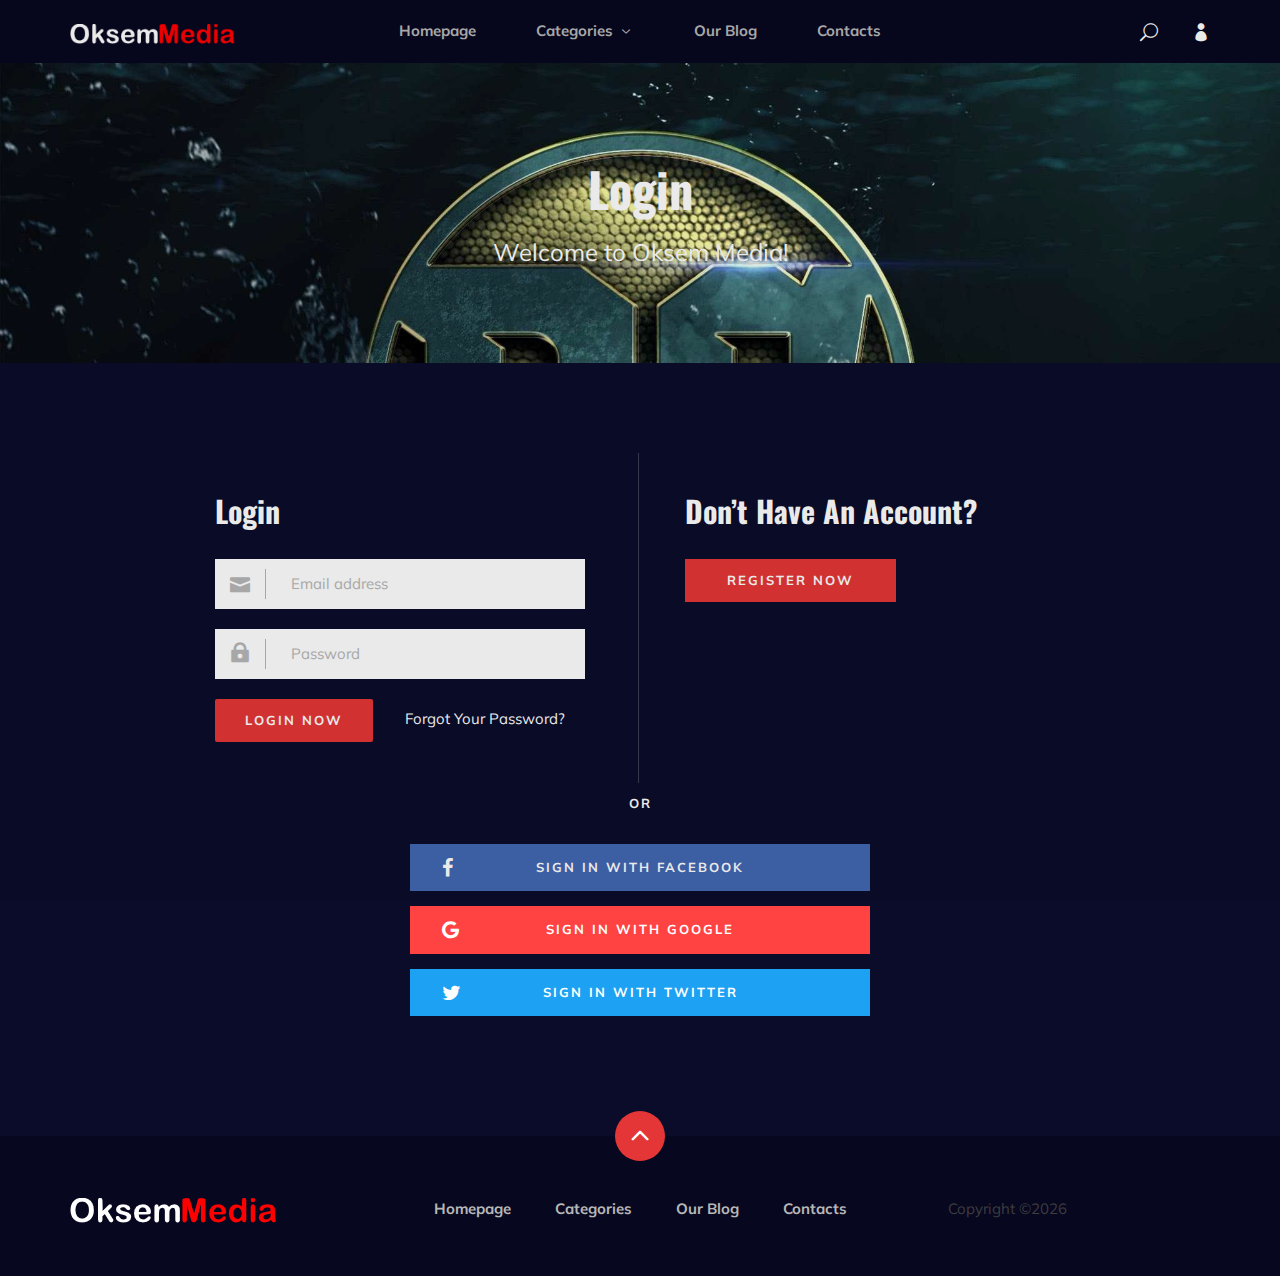
<file: FrontEnd-FilmFranchise/login.html>
<!DOCTYPE html>
<html lang="zxx">

<head>
    <meta charset="UTF-8">
    <meta name="description" content="Anime Template">
    <meta name="keywords" content="Anime, unica, creative, html">
    <meta name="viewport" content="width=device-width, initial-scale=1.0">
    <meta http-equiv="X-UA-Compatible" content="ie=edge">
    <title>Oksem Media</title>

    <!-- Google Font -->
    <link href="https://fonts.googleapis.com/css2?family=Oswald:wght@300;400;500;600;700&display=swap" rel="stylesheet">
    <link href="https://fonts.googleapis.com/css2?family=Mulish:wght@300;400;500;600;700;800;900&display=swap"
    rel="stylesheet">

    <!-- Css Styles -->
    <link rel="stylesheet" href="css/bootstrap.min.css" type="text/css">
    <link rel="stylesheet" href="css/font-awesome.min.css" type="text/css">
    <link rel="stylesheet" href="css/elegant-icons.css" type="text/css">
    <link rel="stylesheet" href="css/plyr.css" type="text/css">
    <link rel="stylesheet" href="css/nice-select.css" type="text/css">
    <link rel="stylesheet" href="css/owl.carousel.min.css" type="text/css">
    <link rel="stylesheet" href="css/slicknav.min.css" type="text/css">
    <link rel="stylesheet" href="css/style.css" type="text/css">
</head>

<body>
    <!-- Page Preloder -->
    <div id="preloder">
        <div class="loader"></div>
    </div>

    <!-- Header Section Begin -->
    <header class="header">
        <div class="container">
            <div class="row">
                <div class="col-lg-2">
                    <div class="header__logo">
                        <a href="./index.html">
                            <img src="img/logomedia.png" alt="">
                        </a>
                    </div>
                </div>
                <div class="col-lg-8">
                    <div class="header__nav">
                        <nav class="header__menu mobile-menu">
                            <ul>
                                <li><a href="./index.html">Homepage</a></li>
                                <li><a href="./categories.html">Categories <span class="arrow_carrot-down"></span></a>
                                    <ul class="dropdown">
                                        <li><a href="./categories.html">Categories</a></li>
                                        <li><a href="./franchise-details.html">Anime Details</a></li>
                                        <li><a href="./movies-watching.html">Anime Watching</a></li>
                                        <li><a href="./blog-details.html">Blog Details</a></li>
                                        <li><a href="./signup.html">Sign Up</a></li>
                                        <li><a href="./login.html">Login</a></li>
                                    </ul>
                                </li>
                                <li><a href="./blog.html">Our Blog</a></li>
                                <li><a href="#">Contacts</a></li>
                            </ul>
                        </nav>
                    </div>
                </div>
                <div class="col-lg-2">
                    <div class="header__right">
                        <a href="#" class="search-switch"><span class="icon_search"></span></a>
                        <a href="./login.html"><span class="icon_profile"></span></a>
                    </div>
                </div>
            </div>
            <div id="mobile-menu-wrap"></div>
        </div>
    </header>
    <!-- Header End -->
    <!-- Normal Breadcrumb Begin -->
    <section class="normal-breadcrumb set-bg" data-setbg="img/hero/dc.jpg">
        <div class="container">
            <div class="row">
                <div class="col-lg-12 text-center">
                    <div class="normal__breadcrumb__text">
                        <h2>Login</h2>
                        <p>Welcome to Oksem Media!</p>
                    </div>
                </div>
            </div>
        </div>
    </section>
    <!-- Normal Breadcrumb End -->

    <!-- Login Section Begin -->
    <section class="login spad">
        <div class="container">
            <div class="row">
                <div class="col-lg-6">
                    <div class="login__form">
                        <h3>Login</h3>


                        
                        <form id="login-frm">
                            <div class="input__item">
                                <input type="text" name="mail" placeholder="Email address">
                                <span class="icon_mail"></span>
                            </div>
                            <div class="input__item">
                                <input type="password" name="password" placeholder="Password">
                                <span class="icon_lock"></span>
                            </div>
                            <input type="submit" class="site-btn" value="LOGIN NOW">
                        </form>



                        <a href="#" class="forget_pass">Forgot Your Password?</a>
                    </div>
                </div>
                <div class="col-lg-6">
                    <div class="login__register">
                        <h3>Don’t Have An Account?</h3>
                        <a href="signup.html" class="primary-btn">Register Now</a>
                    </div>
                </div>
            </div>
            <div class="login__social">
                <div class="row d-flex justify-content-center">
                    <div class="col-lg-6">
                        <div class="login__social__links">
                            <span>or</span>
                            <ul>
                                <li><a href="#" class="facebook"><i class="fa fa-facebook"></i> Sign in With Facebook</a></li>
                                <li><a href="#" class="google"><i class="fa fa-google"></i> Sign in With Google</a></li>
                                <li><a href="#" class="twitter"><i class="fa fa-twitter"></i> Sign in With Twitter</a>
                                </li>
                            </ul>
                        </div>
                    </div>
                </div>
            </div>
        </div>
    </section>
    <!-- Login Section End -->

    <!-- Footer Section Begin -->
    <footer class="footer">
        <div class="page-up">
            <a href="#" id="scrollToTopButton"><span class="arrow_carrot-up"></span></a>
        </div>
        <div class="container">
            <div class="row">
                <div class="col-lg-3">
                    <div class="footer__logo">
                        <a href="./index.html"><img src="img/logomedia.png" alt=""></a>
                    </div>
                </div>
                <div class="col-lg-6">
                    <div class="footer__nav">
                        <ul>
                            <li class="active"><a href="./index.html">Homepage</a></li>
                            <li><a href="./categories.html">Categories</a></li>
                            <li><a href="./blog.html">Our Blog</a></li>
                            <li><a href="#">Contacts</a></li>
                        </ul>
                    </div>
                </div>
                <div class="col-lg-3">
                    <p>Copyright &copy;<script>document.write(new Date().getFullYear());</script></p>
    
                  </div>
              </div>
          </div>
      </footer>
      <!-- Footer Section End -->

      <!-- Search model Begin -->
      <div class="search-model">
        <div class="h-100 d-flex align-items-center justify-content-center">
            <div class="search-close-switch"><i class="icon_close"></i></div>
            <form class="search-model-form">
                <input type="text" id="search-input" placeholder="Search here.....">
            </form>
        </div>
    </div>
    <!-- Search model end -->

    <!-- Js Plugins -->
    <script src="js/jquery-3.3.1.min.js"></script>
    <script src="js/bootstrap.min.js"></script>
    <script src="js/player.js"></script>
    <script src="js/jquery.nice-select.min.js"></script>
    <script src="js/mixitup.min.js"></script>
    <script src="js/jquery.slicknav.js"></script>
    <script src="js/owl.carousel.min.js"></script>
    <script src="js/main.js"></script>
    <script src="js/login.js"></script>


</body>

</html>
</file>
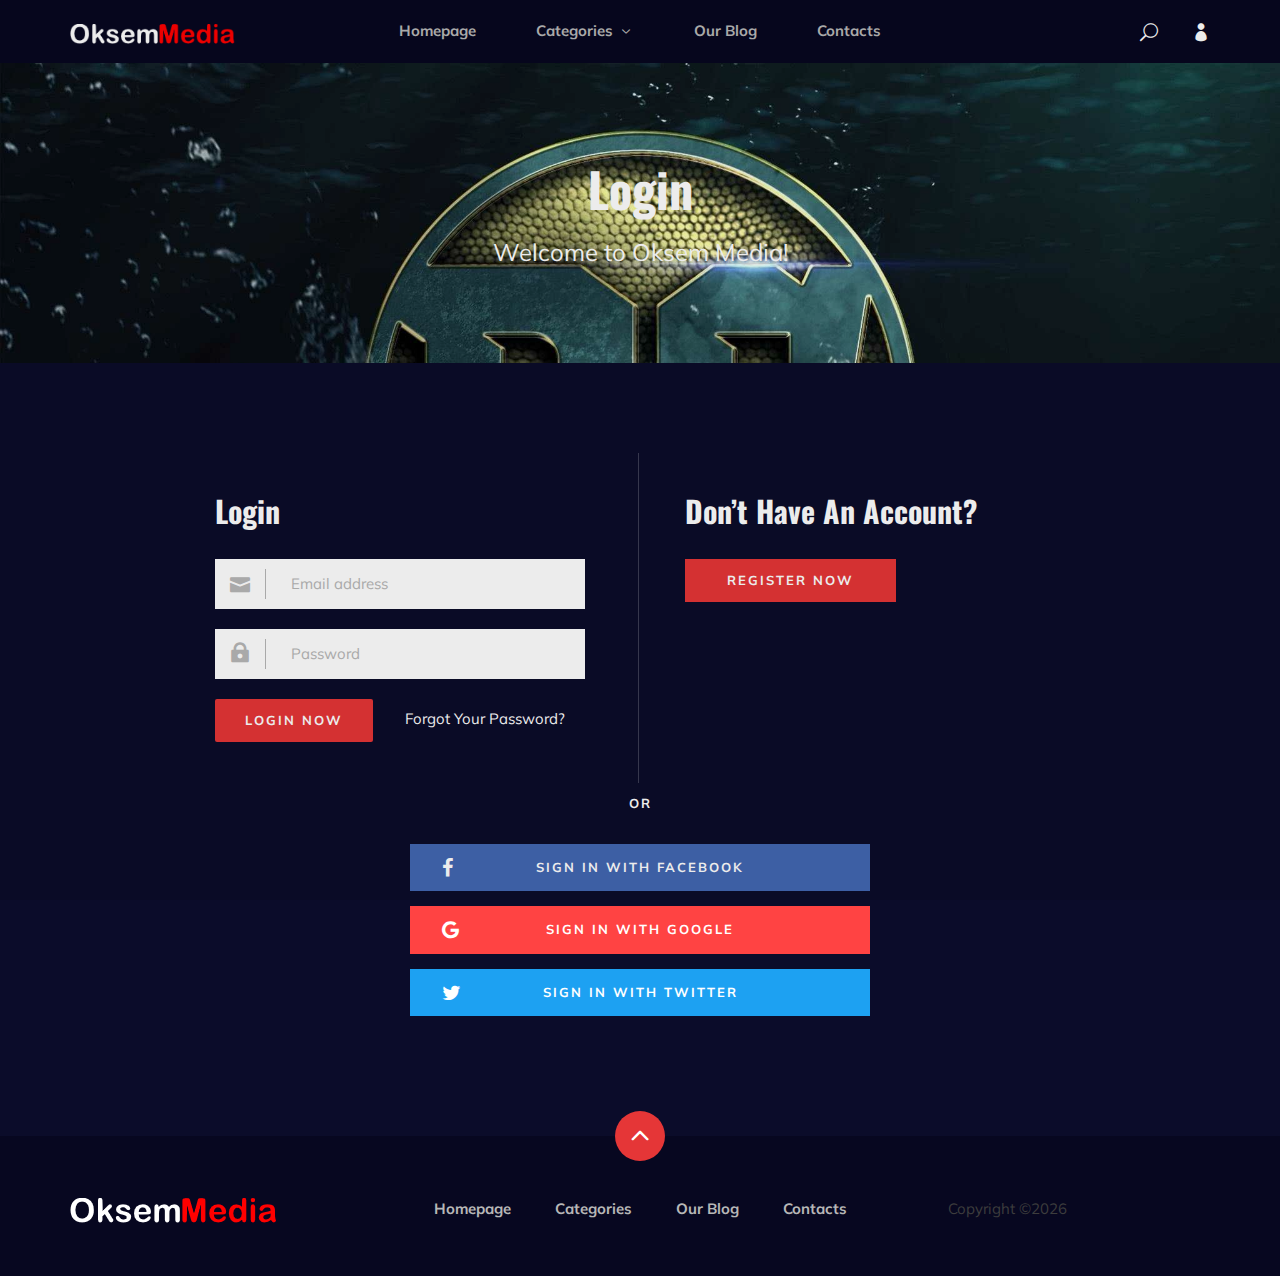
<file: FrontEnd-FilmFranchise/movies-watching.html>
<!DOCTYPE html>
<html lang="zxx">

<head>
    <meta charset="UTF-8">
    <meta name="description" content="Anime Template">
    <meta name="keywords" content="Anime, unica, creative, html">
    <meta name="viewport" content="width=device-width, initial-scale=1.0">
    <meta http-equiv="X-UA-Compatible" content="ie=edge">
    <title>Anime | Template</title>

    <!-- Google Font -->
    <link href="https://fonts.googleapis.com/css2?family=Oswald:wght@300;400;500;600;700&display=swap" rel="stylesheet">
    <link href="https://fonts.googleapis.com/css2?family=Mulish:wght@300;400;500;600;700;800;900&display=swap"
    rel="stylesheet">

    <!-- Css Styles -->
    <link rel="stylesheet" href="css/bootstrap.min.css" type="text/css">
    <link rel="stylesheet" href="css/font-awesome.min.css" type="text/css">
    <link rel="stylesheet" href="css/elegant-icons.css" type="text/css">
    <link rel="stylesheet" href="css/plyr.css" type="text/css">
    <link rel="stylesheet" href="css/nice-select.css" type="text/css">
    <link rel="stylesheet" href="css/owl.carousel.min.css" type="text/css">
    <link rel="stylesheet" href="css/slicknav.min.css" type="text/css">
    <link rel="stylesheet" href="css/style.css" type="text/css">
</head>

<body>
    <!-- Page Preloder -->
    <div id="preloder">
        <div class="loader"></div>
    </div>

    <!-- Header Section Begin -->
    <header class="header">
        <div class="container">
            <div class="row">
                <div class="col-lg-2">
                    <div class="header__logo">
                        <a href="./index.html">
                            <img src="img/logomedia.png" alt="">
                        </a>
                    </div>
                </div>
                <div class="col-lg-8">
                    <div class="header__nav">
                        <nav class="header__menu mobile-menu">
                            <ul>
                                <li class="active"><a href="./index.html">Homepage</a></li>
                                <li><a href="./categories.html">Categories <span class="arrow_carrot-down"></span></a>
                                    <ul class="dropdown">
                                        <li><a href="./categories.html">Categories</a></li>
                                        <li><a href="./franchise-details.html">Anime Details</a></li>
                                        <li><a href="./movies-watching.html">Anime Watching</a></li>
                                        <li><a href="./blog-details.html">Blog Details</a></li>
                                        <li><a href="./signup.html">Sign Up</a></li>
                                        <li><a href="./login.html">Login</a></li>
                                    </ul>
                                </li>
                                <li><a href="./blog.html">Our Blog</a></li>
                                <li><a href="#">Contacts</a></li>
                            </ul>
                        </nav>
                    </div>
                </div>
                <div class="col-lg-2">
                    <div class="header__right">
                        <a href="#" class="search-switch"><span class="icon_search"></span></a>
                        <a href="./login.html"><span class="icon_profile"></span></a>
                    </div>
                </div>
            </div>
            <div id="mobile-menu-wrap"></div>
        </div>
    </header>
    <!-- Header End -->

    <!-- Breadcrumb Begin -->
    <div class="breadcrumb-option">
        <div class="container">
            <div class="row">
                <div class="col-lg-12">
                    <div class="breadcrumb__links">
                        <a href="./index.html"><i class="fa fa-home"></i> Home</a>
                        <a href="./index.html">Franchises</a> <!--a href="#">Romance</a-->
                        <a id="franchise-link" href=""></a>
                        <span id="movie-name"></span>
                    </div>
                </div>
            </div>
        </div>
    </div>
    <!-- Breadcrumb End -->

    <!-- Anime Section Begin -->
    <section class="anime-details spad">
        <div class="container">
            <div class="anime__details__content">
                <!-- playsinline controls data-poster="./img/hero/ucm.jpg" -->
                <div class="row">
                    <div class="col-lg-12">
                        <div class="anime__video__player" id="video-with-banner">
                            <video id="player" playsinline controls poster="">
                                <source src="https://www.youtube.com/embed/tgbNymZ7vqY" type="video/mp4" />
                                <track kind="captions" label="English captions" src="#" srclang="en" default />
                            </video>
                        </div>
                    </div>
                </div>
                <div class="crud-settings">
                    <div class="crud-api">
                        <a href="" id="update-movie-link"><button type="button" class="btn btn-warning btn-crud">UPDATE MOVIE</button></a>
                        <button id="fetch-btn-delete" type="button" class="btn btn-danger btn-crud">DELETE MOVIE</button>
                    </div>
                    <br><br>
                </div>
                <div class="row">
                    <div class="col-lg-8 col-md-8">
                        <div class="anime__details__review">
                            <div class="section-title">
                                <h4 id="movie-link"></h4>
                            </div>
                        </div>
                    </div>
                </div>
                <div class="row" id="movie-details">

                </div>
            </div>
        </div>
    </section>
    <!-- Anime Section End -->

    <!-- Footer Section Begin -->
    <footer class="footer">
        <div class="page-up">
            <a href="#" id="scrollToTopButton"><span class="arrow_carrot-up"></span></a>
        </div>
        <div class="container">
            <div class="row">
                <div class="col-lg-3">
                    <div class="footer__logo">
                        <a href="./index.html"><img src="img/logomedia.png" alt=""></a>
                    </div>
                </div>
                <div class="col-lg-6">
                    <div class="footer__nav">
                        <ul>
                            <li class="active"><a href="./index.html">Homepage</a></li>
                            <li><a href="./categories.html">Categories</a></li>
                            <li><a href="./blog.html">Our Blog</a></li>
                            <li><a href="#">Contacts</a></li>
                        </ul>
                    </div>
                </div>
                <div class="col-lg-3">
                    <p>Copyright &copy;<script>document.write(new Date().getFullYear());</script></p>
    
                  </div>
              </div>
          </div>
      </footer>
      <!-- Footer Section End -->

      <!-- Search model Begin -->
      <div class="search-model">
        <div class="h-100 d-flex align-items-center justify-content-center">
            <div class="search-close-switch"><i class="icon_close"></i></div>
            <form class="search-model-form">
                <input type="text" id="search-input" placeholder="Search here.....">
            </form>
        </div>
    </div>
    <!-- Search model end -->

    <!-- Js Plugins -->
    <script src="js/jquery-3.3.1.min.js"></script>
    <script src="js/bootstrap.min.js"></script>
    <script src="js/player.js"></script>
    <script src="js/jquery.nice-select.min.js"></script>
    <script src="js/mixitup.min.js"></script>
    <script src="js/jquery.slicknav.js"></script>
    <script src="js/owl.carousel.min.js"></script>
    <script src="js/main.js"></script>
    <script src="js/movies.details.js"></script>
</body>

</html>
</file>
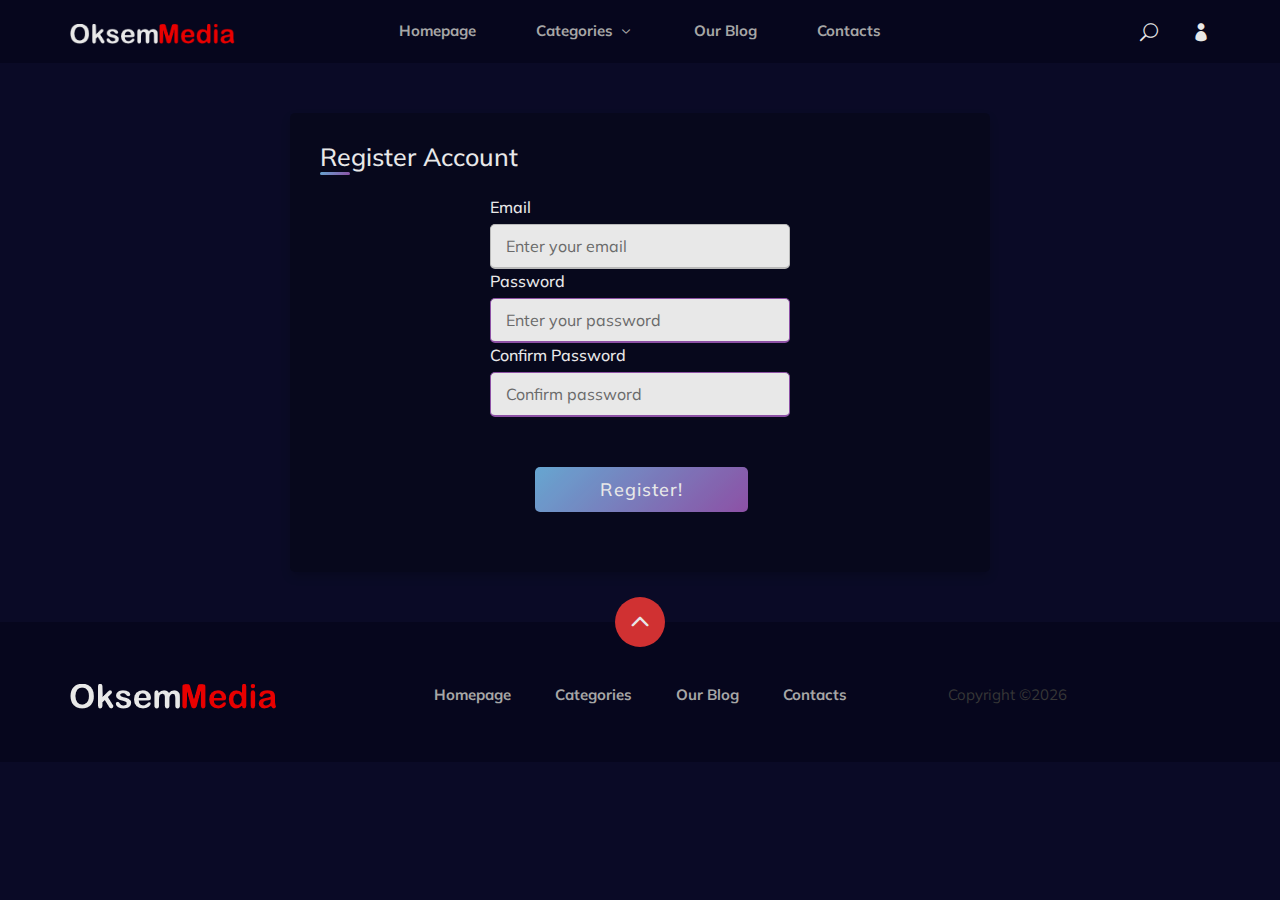
<file: FrontEnd-FilmFranchise/register.html>
<!DOCTYPE html>
<html lang="zxx">

<head>
    <meta charset="UTF-8">
    <meta name="description" content="Anime Template">
    <meta name="keywords" content="Anime, unica, creative, html">
    <meta name="viewport" content="width=device-width, initial-scale=1.0">
    <meta http-equiv="X-UA-Compatible" content="ie=edge">
    <title>Anime | Template</title>

    <!-- Google Font -->
    <link href="https://fonts.googleapis.com/css2?family=Oswald:wght@300;400;500;600;700&display=swap" rel="stylesheet">
    <link href="https://fonts.googleapis.com/css2?family=Mulish:wght@300;400;500;600;700;800;900&display=swap"
    rel="stylesheet">

    <!-- Css Styles -->
    <link rel="stylesheet" href="css/bootstrap.min.css" type="text/css">
    <link rel="stylesheet" href="css/font-awesome.min.css" type="text/css">
    <link rel="stylesheet" href="css/elegant-icons.css" type="text/css">
    <link rel="stylesheet" href="css/plyr.css" type="text/css">
    <link rel="stylesheet" href="css/nice-select.css" type="text/css">
    <link rel="stylesheet" href="css/owl.carousel.min.css" type="text/css">
    <link rel="stylesheet" href="css/slicknav.min.css" type="text/css">
    <link rel="stylesheet" href="css/style.css" type="text/css">
    <link rel="stylesheet" href="css/style-registration.css" type="text/css">
</head>

<body>
    <!-- Page Preloder -->
    <div id="preloder">
        <div class="loader"></div>
    </div>

    <!-- Header Section Begin -->
    <header class="header">
        <div class="container">
            <div class="row">
                <div class="col-lg-2">
                    <div class="header__logo">
                        <a href="./index.html">
                            <img src="img/logomedia.png" alt="">
                        </a>
                    </div>
                </div>
                <div class="col-lg-8">
                    <div class="header__nav">
                        <nav class="header__menu mobile-menu">
                            <ul>
                                <li><a href="./index.html">Homepage</a></li>
                                <li><a href="./categories.html">Categories <span class="arrow_carrot-down"></span></a>
                                    <ul class="dropdown">
                                        <li><a href="./categories.html">Categories</a></li>
                                        <li><a href="./franchise-details.html">Anime Details</a></li>
                                        <li><a href="./movies-watching.html">Anime Watching</a></li>
                                        <li><a href="./blog-details.html">Blog Details</a></li>
                                        <li><a href="./signup.html">Sign Up</a></li>
                                        <li><a href="./login.html">Login</a></li>
                                    </ul>
                                </li>
                                <li><a href="./blog.html">Our Blog</a></li>
                                <li><a href="#">Contacts</a></li>
                            </ul>
                        </nav>
                    </div>
                </div>
                <div class="col-lg-2">
                    <div class="header__right">
                        <a href="#" class="search-switch"><span class="icon_search"></span></a>
                        <a href="./login.html"><span class="icon_profile"></span></a>
                    </div>
                </div>
            </div>
            <div id="mobile-menu-wrap"></div>
        </div>
    </header>
    <!-- Header End -->

    <div class="row-registration">
        <div class="container-form">
            <div class="title">Register Account</div>
            <div class="content">

                <form id="register-frm">
                    <div class="user-details">
                        <div class="input-box">
                            <span class="details">Email</span>
                            <input type="text" name="email" placeholder="Enter your email" required>
                            <span class="details">Password</span>
                            <input type="text" name="password" placeholder="Enter your password">
                            <span class="details">Confirm Password</span>
                            <input type="text" name="confirmPassword" placeholder="Confirm password">
                        </div>
                    </div>
                    <div class="button">
                        <input type="submit" value="Register!">
                    </div>
                </form>

            </div>
        </div>
    </div>

    <!-- Footer Section Begin -->
    <footer class="footer">
        <div class="page-up">
            <a href="#" id="scrollToTopButton"><span class="arrow_carrot-up"></span></a>
        </div>
        <div class="container">
            <div class="row">
                <div class="col-lg-3">
                    <div class="footer__logo">
                        <a href="./index.html"><img src="img/logomedia.png" alt=""></a>
                    </div>
                </div>
                <div class="col-lg-6">
                    <div class="footer__nav">
                        <ul>
                            <li class="active"><a href="./index.html">Homepage</a></li>
                            <li><a href="./categories.html">Categories</a></li>
                            <li><a href="./blog.html">Our Blog</a></li>
                            <li><a href="#">Contacts</a></li>
                        </ul>
                    </div>
                </div>
                <div class="col-lg-3">
                    <p>Copyright &copy;<script>document.write(new Date().getFullYear());</script></p>
    
                  </div>
              </div>
          </div>
      </footer>
      <!-- Footer Section End -->

      <!-- Search model Begin -->
      <div class="search-model">
        <div class="h-100 d-flex align-items-center justify-content-center">
            <div class="search-close-switch"><i class="icon_close"></i></div>
            <form class="search-model-form">
                <input type="text" id="search-input" placeholder="Search here.....">
            </form>
        </div>
    </div>
    <!-- Search model end -->

    <!-- Js Plugins -->
    <script src="js/jquery-3.3.1.min.js"></script>
    <script src="js/bootstrap.min.js"></script>
    <script src="js/player.js"></script>
    <script src="js/jquery.nice-select.min.js"></script>
    <script src="js/mixitup.min.js"></script>
    <script src="js/jquery.slicknav.js"></script>
    <script src="js/owl.carousel.min.js"></script>
    <script src="js/main.js"></script>
    <script src="js/register.js"></script>


</body>

</html>
</file>
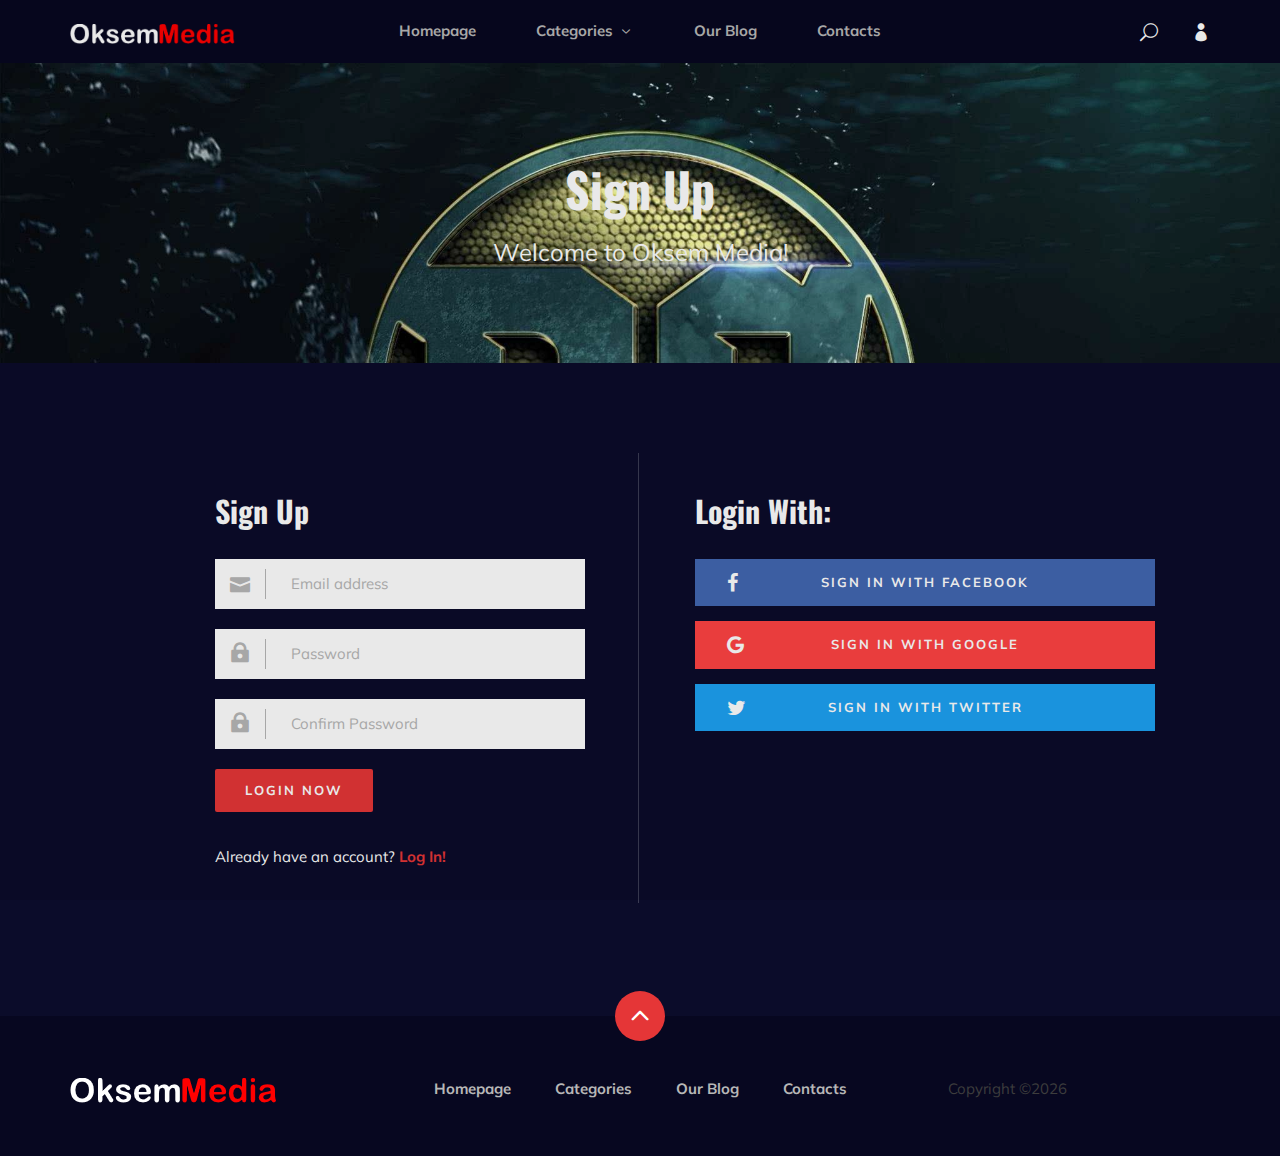
<file: FrontEnd-FilmFranchise/signup.html>
<!DOCTYPE html>
<html lang="zxx">

<head>
    <meta charset="UTF-8">
    <meta name="description" content="Anime Template">
    <meta name="keywords" content="Anime, unica, creative, html">
    <meta name="viewport" content="width=device-width, initial-scale=1.0">
    <meta http-equiv="X-UA-Compatible" content="ie=edge">
    <title>Anime | Template</title>

    <!-- Google Font -->
    <link href="https://fonts.googleapis.com/css2?family=Oswald:wght@300;400;500;600;700&display=swap" rel="stylesheet">
    <link href="https://fonts.googleapis.com/css2?family=Mulish:wght@300;400;500;600;700;800;900&display=swap"
    rel="stylesheet">

    <!-- Css Styles -->
    <link rel="stylesheet" href="css/bootstrap.min.css" type="text/css">
    <link rel="stylesheet" href="css/font-awesome.min.css" type="text/css">
    <link rel="stylesheet" href="css/elegant-icons.css" type="text/css">
    <link rel="stylesheet" href="css/plyr.css" type="text/css">
    <link rel="stylesheet" href="css/nice-select.css" type="text/css">
    <link rel="stylesheet" href="css/owl.carousel.min.css" type="text/css">
    <link rel="stylesheet" href="css/slicknav.min.css" type="text/css">
    <link rel="stylesheet" href="css/style.css" type="text/css">
</head>

<body>
    <!-- Page Preloder -->
    <div id="preloder">
        <div class="loader"></div>
    </div>

    <!-- Header Section Begin -->
    <header class="header">
        <div class="container">
            <div class="row">
                <div class="col-lg-2">
                    <div class="header__logo">
                        <a href="./index.html">
                            <img src="img/logomedia.png" alt="">
                        </a>
                    </div>
                </div>
                <div class="col-lg-8">
                    <div class="header__nav">
                        <nav class="header__menu mobile-menu">
                            <ul>
                                <li><a href="./index.html">Homepage</a></li>
                                <li><a href="./categories.html">Categories <span class="arrow_carrot-down"></span></a>
                                    <ul class="dropdown">
                                        <li><a href="./categories.html">Categories</a></li>
                                        <li><a href="./franchise-details.html">Anime Details</a></li>
                                        <li><a href="./movies-watching.html">Anime Watching</a></li>
                                        <li><a href="./blog-details.html">Blog Details</a></li>
                                        <li><a href="./signup.html">Sign Up</a></li>
                                        <li><a href="./login.html">Login</a></li>
                                    </ul>
                                </li>
                                <li><a href="./blog.html">Our Blog</a></li>
                                <li><a href="#">Contacts</a></li>
                            </ul>
                        </nav>
                    </div>
                </div>
                <div class="col-lg-2">
                    <div class="header__right">
                        <a href="#" class="search-switch"><span class="icon_search"></span></a>
                        <a href="./login.html"><span class="icon_profile"></span></a>
                    </div>
                </div>
            </div>
            <div id="mobile-menu-wrap"></div>
        </div>
    </header>
    <!-- Header End -->

    <!-- Normal Breadcrumb Begin -->
    <section class="normal-breadcrumb set-bg" data-setbg="img/hero/dc.jpg">
        <div class="container">
            <div class="row">
                <div class="col-lg-12 text-center">
                    <div class="normal__breadcrumb__text">
                        <h2>Sign Up</h2>
                        <p>Welcome to Oksem Media!</p>
                    </div>
                </div>
            </div>
        </div>
    </section>
    <!-- Normal Breadcrumb End -->

    <!-- Signup Section Begin -->
    <section class="signup spad">
        <div class="container">
            <div class="row">
                <div class="col-lg-6">
                    <div class="login__form">
                        <h3>Sign Up</h3>
                        <form id="register-frm">
                            <div class="input__item">
                                <input type="text" name="email" placeholder="Email address" required>
                                <span class="icon_mail"></span>
                            </div>
                            <!-- div class="input__item">
                                <input type="text" placeholder="Your Name">
                                <span class="icon_profile"></span>
                            </div-->
                            <div class="input__item">
                                <input type="text" name="password" placeholder="Password" required>
                                <span class="icon_lock"></span>
                            </div>
                            <div class="input__item">
                                <input type="text" name="confirmPassword" placeholder="Confirm Password" required>
                                <span class="icon_lock"></span>
                            </div>
                            <input type="submit" class="site-btn" value="LOGIN NOW">
                        </form>
                        <h5>Already have an account? <a href="login.html">Log In!</a></h5>
                    </div>
                </div>
                <div class="col-lg-6">
                    <div class="login__social__links">
                        <h3>Login With:</h3>
                        <ul>
                            <li><a href="#" class="facebook"><i class="fa fa-facebook"></i> Sign in With Facebook</a>
                            </li>
                            <li><a href="#" class="google"><i class="fa fa-google"></i> Sign in With Google</a></li>
                            <li><a href="#" class="twitter"><i class="fa fa-twitter"></i> Sign in With Twitter</a></li>
                        </ul>
                    </div>
                </div>
            </div>
        </div>
    </section>
    <!-- Signup Section End -->

    <!-- Footer Section Begin -->
    <footer class="footer">
        <div class="page-up">
            <a href="#" id="scrollToTopButton"><span class="arrow_carrot-up"></span></a>
        </div>
        <div class="container">
            <div class="row">
                <div class="col-lg-3">
                    <div class="footer__logo">
                        <a href="./index.html"><img src="img/logomedia.png" alt=""></a>
                    </div>
                </div>
                <div class="col-lg-6">
                    <div class="footer__nav">
                        <ul>
                            <li class="active"><a href="./index.html">Homepage</a></li>
                            <li><a href="./categories.html">Categories</a></li>
                            <li><a href="./blog.html">Our Blog</a></li>
                            <li><a href="#">Contacts</a></li>
                        </ul>
                    </div>
                </div>
                <div class="col-lg-3">
                    <p>Copyright &copy;<script>document.write(new Date().getFullYear());</script></p>
    
                  </div>
              </div>
          </div>
      </footer>
      <!-- Footer Section End -->

      <!-- Search model Begin -->
      <div class="search-model">
        <div class="h-100 d-flex align-items-center justify-content-center">
            <div class="search-close-switch"><i class="icon_close"></i></div>
            <form class="search-model-form">
                <input type="text" id="search-input" placeholder="Search here.....">
            </form>
        </div>
    </div>
    <!-- Search model end -->

    <!-- Js Plugins -->
    <script src="js/jquery-3.3.1.min.js"></script>
    <script src="js/bootstrap.min.js"></script>
    <script src="js/player.js"></script>
    <script src="js/jquery.nice-select.min.js"></script>
    <script src="js/mixitup.min.js"></script>
    <script src="js/jquery.slicknav.js"></script>
    <script src="js/owl.carousel.min.js"></script>
    <script src="js/main.js"></script>
    <script src="js/register.js"></script>

</body>

</html>
</file>
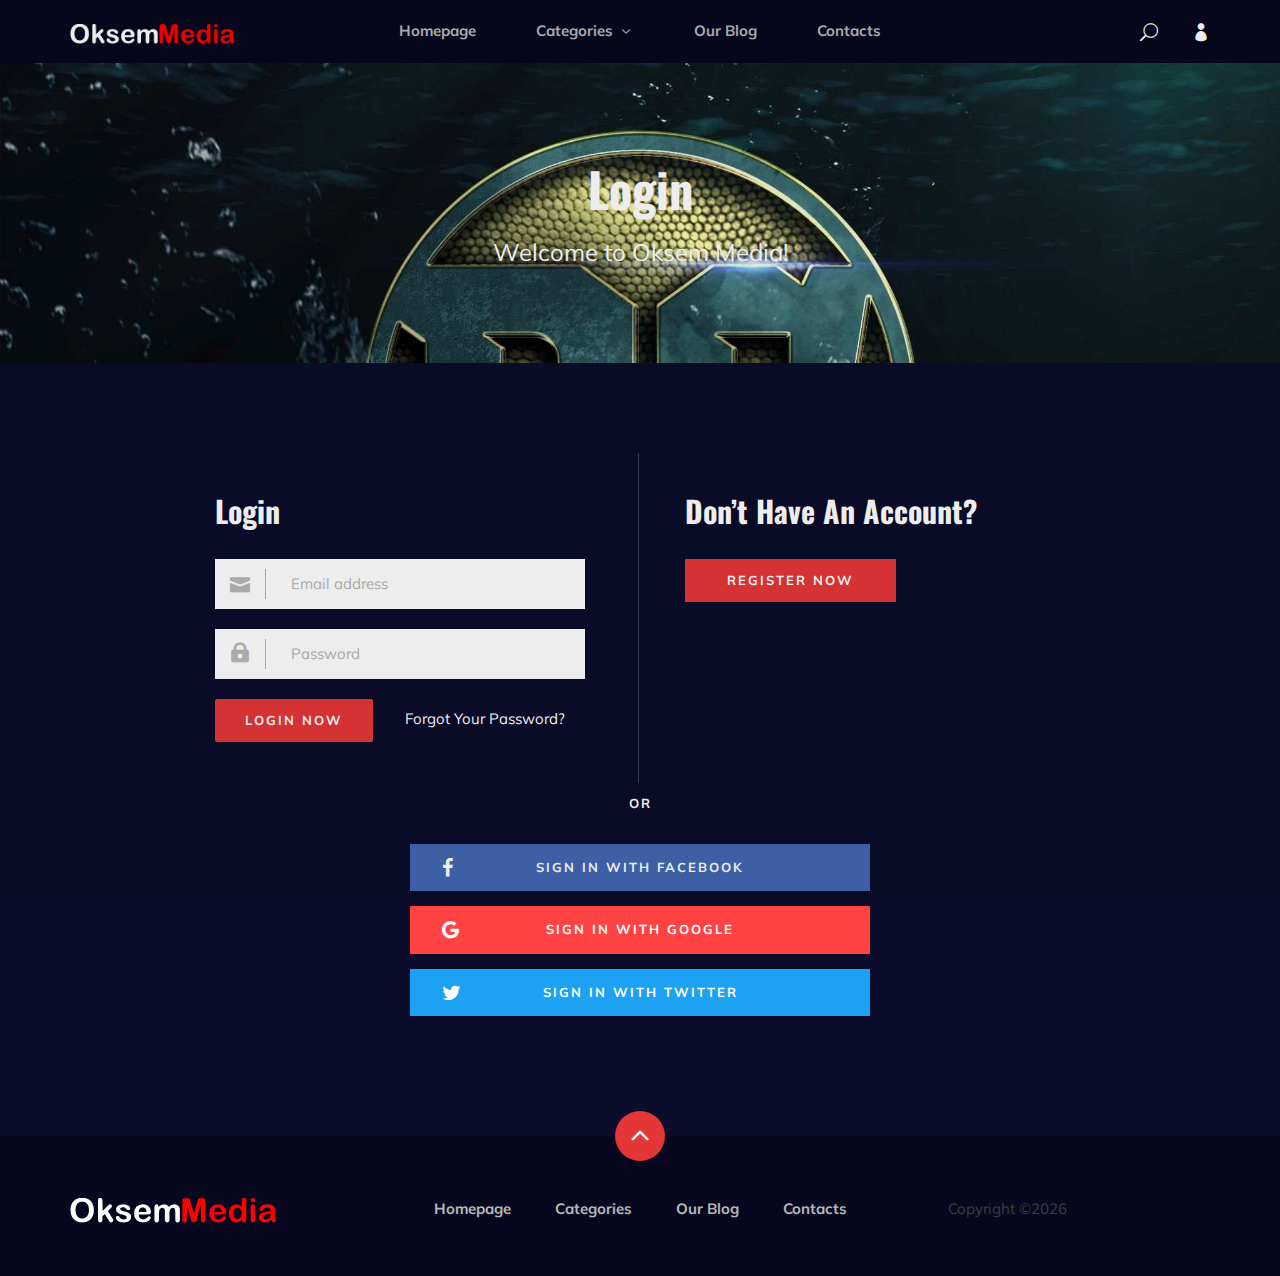
<file: FrontEnd-FilmFranchise/update-franchise-form.html>
<!DOCTYPE html>
<html lang="zxx">

<head>
    <meta charset="UTF-8">
    <meta name="description" content="Anime Template">
    <meta name="keywords" content="Anime, unica, creative, html">
    <meta name="viewport" content="width=device-width, initial-scale=1.0">
    <meta http-equiv="X-UA-Compatible" content="ie=edge">
    <title>Anime | Template</title>

    <!-- Google Font -->
    <link href="https://fonts.googleapis.com/css2?family=Oswald:wght@300;400;500;600;700&display=swap" rel="stylesheet">
    <link href="https://fonts.googleapis.com/css2?family=Mulish:wght@300;400;500;600;700;800;900&display=swap"
    rel="stylesheet">

    <!-- Css Styles -->
    <link rel="stylesheet" href="css/bootstrap.min.css" type="text/css">
    <link rel="stylesheet" href="css/font-awesome.min.css" type="text/css">
    <link rel="stylesheet" href="css/elegant-icons.css" type="text/css">
    <link rel="stylesheet" href="css/plyr.css" type="text/css">
    <link rel="stylesheet" href="css/nice-select.css" type="text/css">
    <link rel="stylesheet" href="css/owl.carousel.min.css" type="text/css">
    <link rel="stylesheet" href="css/slicknav.min.css" type="text/css">
    <link rel="stylesheet" href="css/style.css" type="text/css">
    <link rel="stylesheet" href="css/style-register.css" type="text/css">
</head>

<body>
    <!-- Page Preloder -->
    <div id="preloder">
        <div class="loader"></div>
    </div>

    <!-- Header Section Begin -->
    <header class="header">
        <div class="container">
            <div class="row">
                <div class="col-lg-2">
                    <div class="header__logo">
                        <a href="./index.html">
                            <img src="img/logomedia.png" alt="">
                        </a>
                    </div>
                </div>
                <div class="col-lg-8">
                    <div class="header__nav">
                        <nav class="header__menu mobile-menu">
                            <ul>
                                <li><a href="./index.html">Homepage</a></li>
                                <li><a href="./categories.html">Categories <span class="arrow_carrot-down"></span></a>
                                    <ul class="dropdown">
                                        <li><a href="./categories.html">Categories</a></li>
                                        <li><a href="./franchise-details.html">Anime Details</a></li>
                                        <li><a href="./movies-watching.html">Anime Watching</a></li>
                                        <li><a href="./blog-details.html">Blog Details</a></li>
                                        <li><a href="./signup.html">Sign Up</a></li>
                                        <li><a href="./login.html">Login</a></li>
                                    </ul>
                                </li>
                                <li><a href="./blog.html">Our Blog</a></li>
                                <li><a href="#">Contacts</a></li>
                            </ul>
                        </nav>
                    </div>
                </div>
                <div class="col-lg-2">
                    <div class="header__right">
                        <a href="#" class="search-switch"><span class="icon_search"></span></a>
                        <a href="./login.html"><span class="icon_profile"></span></a>
                    </div>
                </div>
            </div>
            <div id="mobile-menu-wrap"></div>
        </div>
    </header>
    <!-- Header End -->

    <div class="breadcrumb-option">
        <div class="container">
            <div class="row">
                <div class="col-lg-12">
                    <div class="breadcrumb__links">
                        <a href="./index.html"><i class="fa fa-home"></i>Home</a>
                        <a href="./index.html">Franchises</a>
                        <a href="" id="franchise-name-link"></a>
                        <span id="franchise-name"></span>
                    </div>
                </div>
            </div>
        </div>
    </div>

    <div class="row-registration">
        <div class="container-form">
            <div class="title" id="franchise-title-name"></div>
            <div class="content">

                <form id="update-franchise-form-frm">
                    <div class="user-details">
                        <div class="input-box">
                            <span class="details">Franchise Name</span>
                            <input type="text" name="name" placeholder="Enter franchise name" required>
                        </div>
                        <div class="input-box">
                            <span class="details">Description</span>
                            <input type="text" name="description" placeholder="Enter description">
                        </div>
                        <div class="input-box">
                            <span class="details">Productor Company &copy</span>
                            <input type="text" name="productor" placeholder="Enter company name" required>
                        </div>
                        <div class="input-box">
                            <span class="details">First Year</span>
                            <input type="text" name="firstYear" placeholder="Enter first year film">
                        </div>
                        <div class="input-box">
                            <span class="details">Producer Name</span>
                            <input type="text" name="producer" placeholder="Enter producer name" required>
                        </div>
                        <div class="input-box">
                            <span class="details">Last Year</span>
                            <input type="text" name="lastYear" placeholder="Enter last year film">
                        </div>
                        <div class="input-box">
                            <span class="details">Movie Count</span>
                            <input type="text" name="movieCount" placeholder="Enter movie count">
                        </div>
                        <div class="input-box">
                            <span class="details">Image</span>
                            <input type="file" name="image" placeholder="Enter movie image">
                        </div>
                    </div>
                    <div class="button">
                        <input type="submit" value="Update">
                    </div>
                </form>

            </div>
        </div>
    </div>

    <!-- Footer Section Begin -->
    <footer class="footer">
        <div class="page-up">
            <a href="#" id="scrollToTopButton"><span class="arrow_carrot-up"></span></a>
        </div>
        <div class="container">
            <div class="row">
                <div class="col-lg-3">
                    <div class="footer__logo">
                        <a href="./index.html"><img src="img/logomedia.png" alt=""></a>
                    </div>
                </div>
                <div class="col-lg-6">
                    <div class="footer__nav">
                        <ul>
                            <li class="active"><a href="./index.html">Homepage</a></li>
                            <li><a href="./categories.html">Categories</a></li>
                            <li><a href="./blog.html">Our Blog</a></li>
                            <li><a href="#">Contacts</a></li>
                        </ul>
                    </div>
                </div>
                <div class="col-lg-3">
                    <p>Copyright &copy;<script>document.write(new Date().getFullYear());</script></p>
    
                  </div>
              </div>
          </div>
      </footer>
      <!-- Footer Section End -->

      <!-- Search model Begin -->
      <div class="search-model">
        <div class="h-100 d-flex align-items-center justify-content-center">
            <div class="search-close-switch"><i class="icon_close"></i></div>
            <form class="search-model-form">
                <input type="text" id="search-input" placeholder="Search here.....">
            </form>
        </div>
    </div>
    <!-- Search model end -->

    <!-- Js Plugins -->
    <script src="js/update.franchise.js"></script>
    <script src="js/jquery-3.3.1.min.js"></script>
    <script src="js/bootstrap.min.js"></script>
    <script src="js/player.js"></script>
    <script src="js/jquery.nice-select.min.js"></script>
    <script src="js/mixitup.min.js"></script>
    <script src="js/jquery.slicknav.js"></script>
    <script src="js/owl.carousel.min.js"></script>
    <script src="js/main.js"></script>


</body>

</html>
</file>
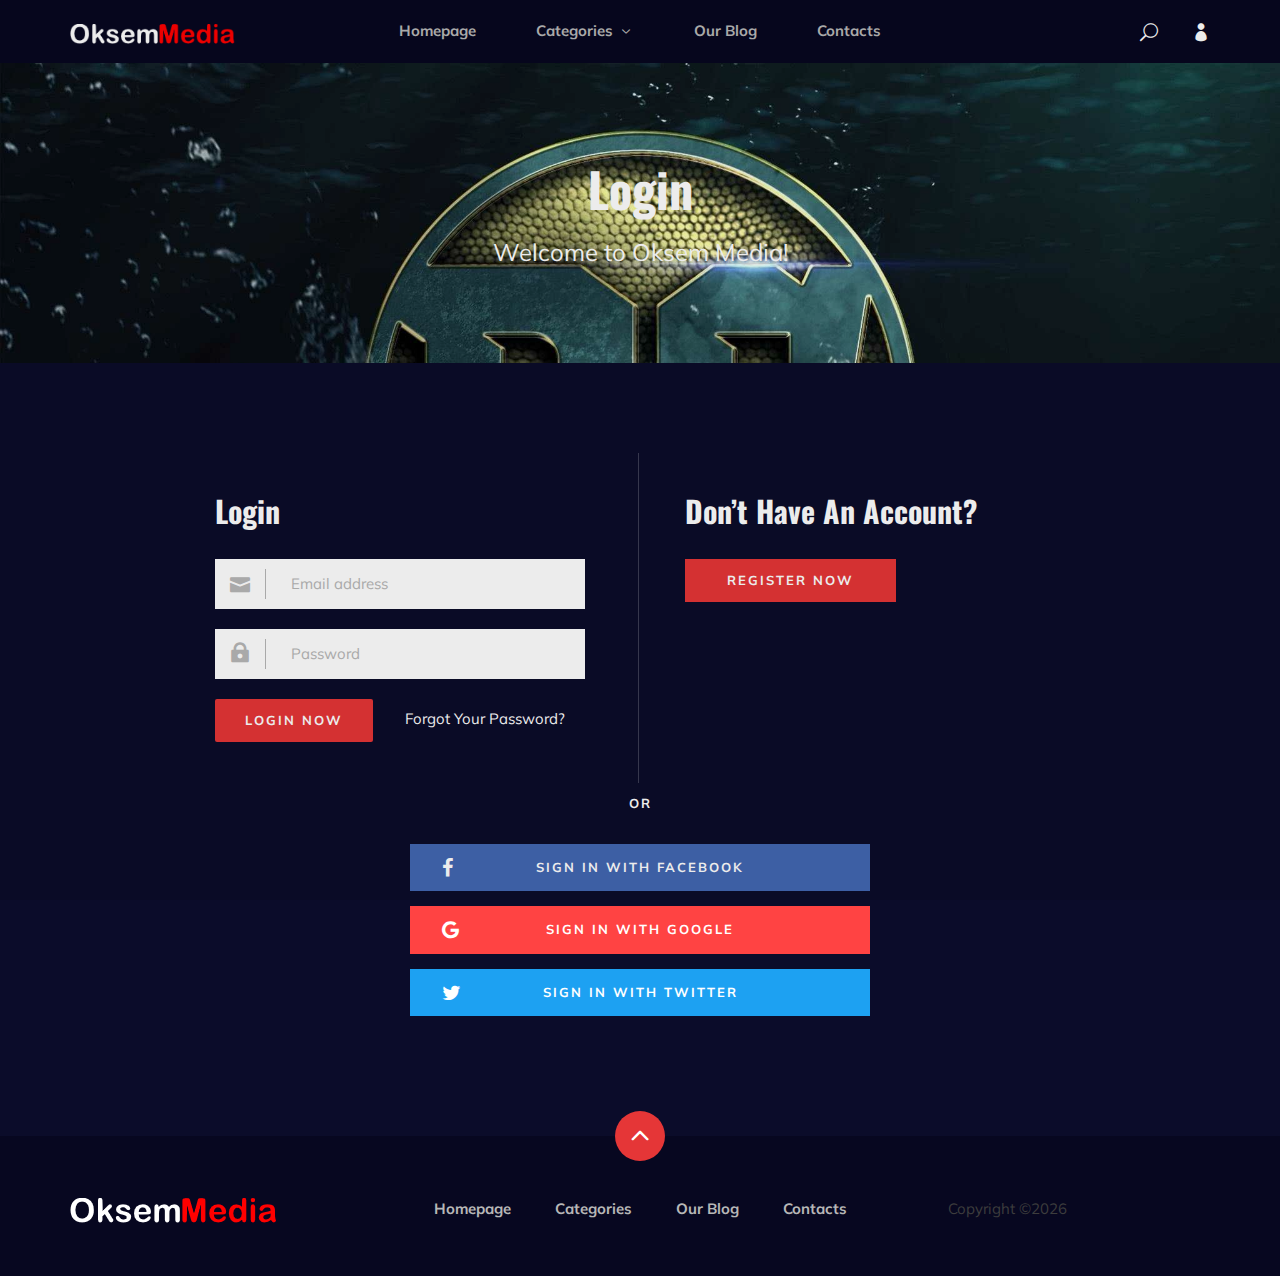
<file: FrontEnd-FilmFranchise/update-movie-form.html>
<!DOCTYPE html>
<html lang="zxx">

<head>
    <meta charset="UTF-8">
    <meta name="description" content="Anime Template">
    <meta name="keywords" content="Anime, unica, creative, html">
    <meta name="viewport" content="width=device-width, initial-scale=1.0">
    <meta http-equiv="X-UA-Compatible" content="ie=edge">
    <title>Anime | Template</title>

    <!-- Google Font -->
    <link href="https://fonts.googleapis.com/css2?family=Oswald:wght@300;400;500;600;700&display=swap" rel="stylesheet">
    <link href="https://fonts.googleapis.com/css2?family=Mulish:wght@300;400;500;600;700;800;900&display=swap"
    rel="stylesheet">

    <!-- Css Styles -->
    <link rel="stylesheet" href="css/bootstrap.min.css" type="text/css">
    <link rel="stylesheet" href="css/font-awesome.min.css" type="text/css">
    <link rel="stylesheet" href="css/elegant-icons.css" type="text/css">
    <link rel="stylesheet" href="css/plyr.css" type="text/css">
    <link rel="stylesheet" href="css/nice-select.css" type="text/css">
    <link rel="stylesheet" href="css/owl.carousel.min.css" type="text/css">
    <link rel="stylesheet" href="css/slicknav.min.css" type="text/css">
    <link rel="stylesheet" href="css/style.css" type="text/css">
    <link rel="stylesheet" href="css/style-register.css" type="text/css">
</head>

<body>
    <!-- Page Preloder -->
    <div id="preloder">
        <div class="loader"></div>
    </div>

    <!-- Header Section Begin -->
    <header class="header">
        <div class="container">
            <div class="row">
                <div class="col-lg-2">
                    <div class="header__logo">
                        <a href="./index.html">
                            <img src="img/logomedia.png" alt="">
                        </a>
                    </div>
                </div>
                <div class="col-lg-8">
                    <div class="header__nav">
                        <nav class="header__menu mobile-menu">
                            <ul>
                                <li><a href="./index.html">Homepage</a></li>
                                <li><a href="./categories.html">Categories <span class="arrow_carrot-down"></span></a>
                                    <ul class="dropdown">
                                        <li><a href="./categories.html">Categories</a></li>
                                        <li><a href="./franchise-details.html">Anime Details</a></li>
                                        <li><a href="./movies-watching.html">Anime Watching</a></li>
                                        <li><a href="./blog-details.html">Blog Details</a></li>
                                        <li><a href="./signup.html">Sign Up</a></li>
                                        <li><a href="./login.html">Login</a></li>
                                    </ul>
                                </li>
                                <li><a href="./blog.html">Our Blog</a></li>
                                <li><a href="#">Contacts</a></li>
                            </ul>
                        </nav>
                    </div>
                </div>
                <div class="col-lg-2">
                    <div class="header__right">
                        <a href="#" class="search-switch"><span class="icon_search"></span></a>
                        <a href="./login.html"><span class="icon_profile"></span></a>
                    </div>
                </div>
            </div>
            <div id="mobile-menu-wrap"></div>
        </div>
    </header>

    <div class="breadcrumb-option">
        <div class="container">
            <div class="row">
                <div class="col-lg-12">
                    <div class="breadcrumb__links">
                        <a href="./index.html"><i class="fa fa-home"></i> Home</a>
                        <a href="./index.html" id="testhref">Franchises</a>
                        <a href="" id="franchise-link"></a>
                        <a href="" id="movie-link"></a>
                        <span id="movie-name"></span>
                    </div>
                </div>
            </div>
        </div>
    </div>
    <!-- Header End -->
    <div class="row-registration">
        <div class="container-form">
            <div class="title" id="title-movie-name"></div>
            <div class="content">
                <form id="update-movie-form-frm">
                    <div class="user-details">
                        <div class="input-box">
                            <span class="details">Movie Name</span>
                            <input type="text" name="name" placeholder="Enter movie name" required>
                        </div>
                        <div class="input-box">
                            <span class="details">Description</span>
                            <input type="text" name="description" placeholder="Enter description">
                        </div>
                        <div class="input-box">
                            <span class="details">Duration</span>
                            <input type="text" name="duration" placeholder="Enter duration of film" required>
                        </div>
                        <div class="input-box">
                            <span class="details">Gross [Price]</span>
                            <input type="text" name="gross" placeholder="Enter gross of film" required>
                        </div>
                        <div class="input-box">
                            <span class="details">Image</span>
                            <input type="file" name="image" placeholder="Enter movie image">
                        </div>
                    </div>
                    <div class="button">
                        <input type="submit" value="Update">
                    </div>
                </form>

            </div>
        </div>
    </div>

    <!-- Footer Section Begin -->
    <footer class="footer">
        <div class="page-up">
            <a href="#" id="scrollToTopButton"><span class="arrow_carrot-up"></span></a>
        </div>
        <div class="container">
            <div class="row">
                <div class="col-lg-3">
                    <div class="footer__logo">
                        <a href="./index.html"><img src="img/logomedia.png" alt=""></a>
                    </div>
                </div>
                <div class="col-lg-6">
                    <div class="footer__nav">
                        <ul>
                            <li class="active"><a href="./index.html">Homepage</a></li>
                            <li><a href="./categories.html">Categories</a></li>
                            <li><a href="./blog.html">Our Blog</a></li>
                            <li><a href="#">Contacts</a></li>
                        </ul>
                    </div>
                </div>
                <div class="col-lg-3">
                    <p>Copyright &copy;<script>document.write(new Date().getFullYear());</script></p>
    
                  </div>
              </div>
          </div>
      </footer>
      <!-- Footer Section End -->

      <!-- Search model Begin -->
      <div class="search-model">
        <div class="h-100 d-flex align-items-center justify-content-center">
            <div class="search-close-switch"><i class="icon_close"></i></div>
            <form class="search-model-form">
                <input type="text" id="search-input" placeholder="Search here.....">
            </form>
        </div>
    </div>
    <!-- Search model end -->

    <!-- Js Plugins -->
    <script src="js/jquery-3.3.1.min.js"></script>
    <script src="js/bootstrap.min.js"></script>
    <script src="js/player.js"></script>
    <script src="js/jquery.nice-select.min.js"></script>
    <script src="js/mixitup.min.js"></script>
    <script src="js/jquery.slicknav.js"></script>
    <script src="js/owl.carousel.min.js"></script>
    <script src="js/main.js"></script>
    <script src="js/update.movie.js"></script>


</body>

</html>
</file>
<file: FrontEnd-FilmFranchise/css/elegant-icons.css>
@font-face {
	font-family: 'ElegantIcons';
	src:url('../fonts/ElegantIcons.eot');
	src:url('../fonts/ElegantIcons.eot?#iefix') format('embedded-opentype'),
		url('../fonts/ElegantIcons.woff') format('woff'),
		url('../fonts/ElegantIcons.ttf') format('truetype'),
		url('../fonts/ElegantIcons.svg#ElegantIcons') format('svg');
	font-weight: normal;
	font-style: normal;
}

/* Use the following CSS code if you want to use data attributes for inserting your icons */
[data-icon]:before {
	font-family: 'ElegantIcons';
	content: attr(data-icon);
	speak: none;
	font-weight: normal;
	font-variant: normal;
	text-transform: none;
	line-height: 1;
	-webkit-font-smoothing: antialiased;
	-moz-osx-font-smoothing: grayscale;
}

/* Use the following CSS code if you want to have a class per icon */
/*
Instead of a list of all class selectors,
you can use the generic selector below, but it's slower:
[class*="your-class-prefix"] {
*/
.arrow_up, .arrow_down, .arrow_left, .arrow_right, .arrow_left-up, .arrow_right-up, .arrow_right-down, .arrow_left-down, .arrow-up-down, .arrow_up-down_alt, .arrow_left-right_alt, .arrow_left-right, .arrow_expand_alt2, .arrow_expand_alt, .arrow_condense, .arrow_expand, .arrow_move, .arrow_carrot-up, .arrow_carrot-down, .arrow_carrot-left, .arrow_carrot-right, .arrow_carrot-2up, .arrow_carrot-2down, .arrow_carrot-2left, .arrow_carrot-2right, .arrow_carrot-up_alt2, .arrow_carrot-down_alt2, .arrow_carrot-left_alt2, .arrow_carrot-right_alt2, .arrow_carrot-2up_alt2, .arrow_carrot-2down_alt2, .arrow_carrot-2left_alt2, .arrow_carrot-2right_alt2, .arrow_triangle-up, .arrow_triangle-down, .arrow_triangle-left, .arrow_triangle-right, .arrow_triangle-up_alt2, .arrow_triangle-down_alt2, .arrow_triangle-left_alt2, .arrow_triangle-right_alt2, .arrow_back, .icon_minus-06, .icon_plus, .icon_close, .icon_check, .icon_minus_alt2, .icon_plus_alt2, .icon_close_alt2, .icon_check_alt2, .icon_zoom-out_alt, .icon_zoom-in_alt, .icon_search, .icon_box-empty, .icon_box-selected, .icon_minus-box, .icon_plus-box, .icon_box-checked, .icon_circle-empty, .icon_circle-slelected, .icon_stop_alt2, .icon_stop, .icon_pause_alt2, .icon_pause, .icon_menu, .icon_menu-square_alt2, .icon_menu-circle_alt2, .icon_ul, .icon_ol, .icon_adjust-horiz, .icon_adjust-vert, .icon_document_alt, .icon_documents_alt, .icon_pencil, .icon_pencil-edit_alt, .icon_pencil-edit, .icon_folder-alt, .icon_folder-open_alt, .icon_folder-add_alt, .icon_info_alt, .icon_error-oct_alt, .icon_error-circle_alt, .icon_error-triangle_alt, .icon_question_alt2, .icon_question, .icon_comment_alt, .icon_chat_alt, .icon_vol-mute_alt, .icon_volume-low_alt, .icon_volume-high_alt, .icon_quotations, .icon_quotations_alt2, .icon_clock_alt, .icon_lock_alt, .icon_lock-open_alt, .icon_key_alt, .icon_cloud_alt, .icon_cloud-upload_alt, .icon_cloud-download_alt, .icon_image, .icon_images, .icon_lightbulb_alt, .icon_gift_alt, .icon_house_alt, .icon_genius, .icon_mobile, .icon_tablet, .icon_laptop, .icon_desktop, .icon_camera_alt, .icon_mail_alt, .icon_cone_alt, .icon_ribbon_alt, .icon_bag_alt, .icon_creditcard, .icon_cart_alt, .icon_paperclip, .icon_tag_alt, .icon_tags_alt, .icon_trash_alt, .icon_cursor_alt, .icon_mic_alt, .icon_compass_alt, .icon_pin_alt, .icon_pushpin_alt, .icon_map_alt, .icon_drawer_alt, .icon_toolbox_alt, .icon_book_alt, .icon_calendar, .icon_film, .icon_table, .icon_contacts_alt, .icon_headphones, .icon_lifesaver, .icon_piechart, .icon_refresh, .icon_link_alt, .icon_link, .icon_loading, .icon_blocked, .icon_archive_alt, .icon_heart_alt, .icon_star_alt, .icon_star-half_alt, .icon_star, .icon_star-half, .icon_tools, .icon_tool, .icon_cog, .icon_cogs, .arrow_up_alt, .arrow_down_alt, .arrow_left_alt, .arrow_right_alt, .arrow_left-up_alt, .arrow_right-up_alt, .arrow_right-down_alt, .arrow_left-down_alt, .arrow_condense_alt, .arrow_expand_alt3, .arrow_carrot_up_alt, .arrow_carrot-down_alt, .arrow_carrot-left_alt, .arrow_carrot-right_alt, .arrow_carrot-2up_alt, .arrow_carrot-2dwnn_alt, .arrow_carrot-2left_alt, .arrow_carrot-2right_alt, .arrow_triangle-up_alt, .arrow_triangle-down_alt, .arrow_triangle-left_alt, .arrow_triangle-right_alt, .icon_minus_alt, .icon_plus_alt, .icon_close_alt, .icon_check_alt, .icon_zoom-out, .icon_zoom-in, .icon_stop_alt, .icon_menu-square_alt, .icon_menu-circle_alt, .icon_document, .icon_documents, .icon_pencil_alt, .icon_folder, .icon_folder-open, .icon_folder-add, .icon_folder_upload, .icon_folder_download, .icon_info, .icon_error-circle, .icon_error-oct, .icon_error-triangle, .icon_question_alt, .icon_comment, .icon_chat, .icon_vol-mute, .icon_volume-low, .icon_volume-high, .icon_quotations_alt, .icon_clock, .icon_lock, .icon_lock-open, .icon_key, .icon_cloud, .icon_cloud-upload, .icon_cloud-download, .icon_lightbulb, .icon_gift, .icon_house, .icon_camera, .icon_mail, .icon_cone, .icon_ribbon, .icon_bag, .icon_cart, .icon_tag, .icon_tags, .icon_trash, .icon_cursor, .icon_mic, .icon_compass, .icon_pin, .icon_pushpin, .icon_map, .icon_drawer, .icon_toolbox, .icon_book, .icon_contacts, .icon_archive, .icon_heart, .icon_profile, .icon_group, .icon_grid-2x2, .icon_grid-3x3, .icon_music, .icon_pause_alt, .icon_phone, .icon_upload, .icon_download, .social_facebook, .social_twitter, .social_pinterest, .social_googleplus, .social_tumblr, .social_tumbleupon, .social_wordpress, .social_instagram, .social_dribbble, .social_vimeo, .social_linkedin, .social_rss, .social_deviantart, .social_share, .social_myspace, .social_skype, .social_youtube, .social_picassa, .social_googledrive, .social_flickr, .social_blogger, .social_spotify, .social_delicious, .social_facebook_circle, .social_twitter_circle, .social_pinterest_circle, .social_googleplus_circle, .social_tumblr_circle, .social_stumbleupon_circle, .social_wordpress_circle, .social_instagram_circle, .social_dribbble_circle, .social_vimeo_circle, .social_linkedin_circle, .social_rss_circle, .social_deviantart_circle, .social_share_circle, .social_myspace_circle, .social_skype_circle, .social_youtube_circle, .social_picassa_circle, .social_googledrive_alt2, .social_flickr_circle, .social_blogger_circle, .social_spotify_circle, .social_delicious_circle, .social_facebook_square, .social_twitter_square, .social_pinterest_square, .social_googleplus_square, .social_tumblr_square, .social_stumbleupon_square, .social_wordpress_square, .social_instagram_square, .social_dribbble_square, .social_vimeo_square, .social_linkedin_square, .social_rss_square, .social_deviantart_square, .social_share_square, .social_myspace_square, .social_skype_square, .social_youtube_square, .social_picassa_square, .social_googledrive_square, .social_flickr_square, .social_blogger_square, .social_spotify_square, .social_delicious_square, .icon_printer, .icon_calulator, .icon_building, .icon_floppy, .icon_drive, .icon_search-2, .icon_id, .icon_id-2, .icon_puzzle, .icon_like, .icon_dislike, .icon_mug, .icon_currency, .icon_wallet, .icon_pens, .icon_easel, .icon_flowchart, .icon_datareport, .icon_briefcase, .icon_shield, .icon_percent, .icon_globe, .icon_globe-2, .icon_target, .icon_hourglass, .icon_balance, .icon_rook, .icon_printer-alt, .icon_calculator_alt, .icon_building_alt, .icon_floppy_alt, .icon_drive_alt, .icon_search_alt, .icon_id_alt, .icon_id-2_alt, .icon_puzzle_alt, .icon_like_alt, .icon_dislike_alt, .icon_mug_alt, .icon_currency_alt, .icon_wallet_alt, .icon_pens_alt, .icon_easel_alt, .icon_flowchart_alt, .icon_datareport_alt, .icon_briefcase_alt, .icon_shield_alt, .icon_percent_alt, .icon_globe_alt, .icon_clipboard {
	font-family: 'ElegantIcons';
	speak: none;
	font-style: normal;
	font-weight: normal;
	font-variant: normal;
	text-transform: none;
	line-height: 1;
	-webkit-font-smoothing: antialiased;
}
.arrow_up:before {
	content: "\21";
}
.arrow_down:before {
	content: "\22";
}
.arrow_left:before {
	content: "\23";
}
.arrow_right:before {
	content: "\24";
}
.arrow_left-up:before {
	content: "\25";
}
.arrow_right-up:before {
	content: "\26";
}
.arrow_right-down:before {
	content: "\27";
}
.arrow_left-down:before {
	content: "\28";
}
.arrow-up-down:before {
	content: "\29";
}
.arrow_up-down_alt:before {
	content: "\2a";
}
.arrow_left-right_alt:before {
	content: "\2b";
}
.arrow_left-right:before {
	content: "\2c";
}
.arrow_expand_alt2:before {
	content: "\2d";
}
.arrow_expand_alt:before {
	content: "\2e";
}
.arrow_condense:before {
	content: "\2f";
}
.arrow_expand:before {
	content: "\30";
}
.arrow_move:before {
	content: "\31";
}
.arrow_carrot-up:before {
	content: "\32";
}
.arrow_carrot-down:before {
	content: "\33";
}
.arrow_carrot-left:before {
	content: "\34";
}
.arrow_carrot-right:before {
	content: "\35";
}
.arrow_carrot-2up:before {
	content: "\36";
}
.arrow_carrot-2down:before {
	content: "\37";
}
.arrow_carrot-2left:before {
	content: "\38";
}
.arrow_carrot-2right:before {
	content: "\39";
}
.arrow_carrot-up_alt2:before {
	content: "\3a";
}
.arrow_carrot-down_alt2:before {
	content: "\3b";
}
.arrow_carrot-left_alt2:before {
	content: "\3c";
}
.arrow_carrot-right_alt2:before {
	content: "\3d";
}
.arrow_carrot-2up_alt2:before {
	content: "\3e";
}
.arrow_carrot-2down_alt2:before {
	content: "\3f";
}
.arrow_carrot-2left_alt2:before {
	content: "\40";
}
.arrow_carrot-2right_alt2:before {
	content: "\41";
}
.arrow_triangle-up:before {
	content: "\42";
}
.arrow_triangle-down:before {
	content: "\43";
}
.arrow_triangle-left:before {
	content: "\44";
}
.arrow_triangle-right:before {
	content: "\45";
}
.arrow_triangle-up_alt2:before {
	content: "\46";
}
.arrow_triangle-down_alt2:before {
	content: "\47";
}
.arrow_triangle-left_alt2:before {
	content: "\48";
}
.arrow_triangle-right_alt2:before {
	content: "\49";
}
.arrow_back:before {
	content: "\4a";
}
.icon_minus-06:before {
	content: "\4b";
}
.icon_plus:before {
	content: "\4c";
}
.icon_close:before {
	content: "\4d";
}
.icon_check:before {
	content: "\4e";
}
.icon_minus_alt2:before {
	content: "\4f";
}
.icon_plus_alt2:before {
	content: "\50";
}
.icon_close_alt2:before {
	content: "\51";
}
.icon_check_alt2:before {
	content: "\52";
}
.icon_zoom-out_alt:before {
	content: "\53";
}
.icon_zoom-in_alt:before {
	content: "\54";
}
.icon_search:before {
	content: "\55";
}
.icon_box-empty:before {
	content: "\56";
}
.icon_box-selected:before {
	content: "\57";
}
.icon_minus-box:before {
	content: "\58";
}
.icon_plus-box:before {
	content: "\59";
}
.icon_box-checked:before {
	content: "\5a";
}
.icon_circle-empty:before {
	content: "\5b";
}
.icon_circle-slelected:before {
	content: "\5c";
}
.icon_stop_alt2:before {
	content: "\5d";
}
.icon_stop:before {
	content: "\5e";
}
.icon_pause_alt2:before {
	content: "\5f";
}
.icon_pause:before {
	content: "\60";
}
.icon_menu:before {
	content: "\61";
}
.icon_menu-square_alt2:before {
	content: "\62";
}
.icon_menu-circle_alt2:before {
	content: "\63";
}
.icon_ul:before {
	content: "\64";
}
.icon_ol:before {
	content: "\65";
}
.icon_adjust-horiz:before {
	content: "\66";
}
.icon_adjust-vert:before {
	content: "\67";
}
.icon_document_alt:before {
	content: "\68";
}
.icon_documents_alt:before {
	content: "\69";
}
.icon_pencil:before {
	content: "\6a";
}
.icon_pencil-edit_alt:before {
	content: "\6b";
}
.icon_pencil-edit:before {
	content: "\6c";
}
.icon_folder-alt:before {
	content: "\6d";
}
.icon_folder-open_alt:before {
	content: "\6e";
}
.icon_folder-add_alt:before {
	content: "\6f";
}
.icon_info_alt:before {
	content: "\70";
}
.icon_error-oct_alt:before {
	content: "\71";
}
.icon_error-circle_alt:before {
	content: "\72";
}
.icon_error-triangle_alt:before {
	content: "\73";
}
.icon_question_alt2:before {
	content: "\74";
}
.icon_question:before {
	content: "\75";
}
.icon_comment_alt:before {
	content: "\76";
}
.icon_chat_alt:before {
	content: "\77";
}
.icon_vol-mute_alt:before {
	content: "\78";
}
.icon_volume-low_alt:before {
	content: "\79";
}
.icon_volume-high_alt:before {
	content: "\7a";
}
.icon_quotations:before {
	content: "\7b";
}
.icon_quotations_alt2:before {
	content: "\7c";
}
.icon_clock_alt:before {
	content: "\7d";
}
.icon_lock_alt:before {
	content: "\7e";
}
.icon_lock-open_alt:before {
	content: "\e000";
}
.icon_key_alt:before {
	content: "\e001";
}
.icon_cloud_alt:before {
	content: "\e002";
}
.icon_cloud-upload_alt:before {
	content: "\e003";
}
.icon_cloud-download_alt:before {
	content: "\e004";
}
.icon_image:before {
	content: "\e005";
}
.icon_images:before {
	content: "\e006";
}
.icon_lightbulb_alt:before {
	content: "\e007";
}
.icon_gift_alt:before {
	content: "\e008";
}
.icon_house_alt:before {
	content: "\e009";
}
.icon_genius:before {
	content: "\e00a";
}
.icon_mobile:before {
	content: "\e00b";
}
.icon_tablet:before {
	content: "\e00c";
}
.icon_laptop:before {
	content: "\e00d";
}
.icon_desktop:before {
	content: "\e00e";
}
.icon_camera_alt:before {
	content: "\e00f";
}
.icon_mail_alt:before {
	content: "\e010";
}
.icon_cone_alt:before {
	content: "\e011";
}
.icon_ribbon_alt:before {
	content: "\e012";
}
.icon_bag_alt:before {
	content: "\e013";
}
.icon_creditcard:before {
	content: "\e014";
}
.icon_cart_alt:before {
	content: "\e015";
}
.icon_paperclip:before {
	content: "\e016";
}
.icon_tag_alt:before {
	content: "\e017";
}
.icon_tags_alt:before {
	content: "\e018";
}
.icon_trash_alt:before {
	content: "\e019";
}
.icon_cursor_alt:before {
	content: "\e01a";
}
.icon_mic_alt:before {
	content: "\e01b";
}
.icon_compass_alt:before {
	content: "\e01c";
}
.icon_pin_alt:before {
	content: "\e01d";
}
.icon_pushpin_alt:before {
	content: "\e01e";
}
.icon_map_alt:before {
	content: "\e01f";
}
.icon_drawer_alt:before {
	content: "\e020";
}
.icon_toolbox_alt:before {
	content: "\e021";
}
.icon_book_alt:before {
	content: "\e022";
}
.icon_calendar:before {
	content: "\e023";
}
.icon_film:before {
	content: "\e024";
}
.icon_table:before {
	content: "\e025";
}
.icon_contacts_alt:before {
	content: "\e026";
}
.icon_headphones:before {
	content: "\e027";
}
.icon_lifesaver:before {
	content: "\e028";
}
.icon_piechart:before {
	content: "\e029";
}
.icon_refresh:before {
	content: "\e02a";
}
.icon_link_alt:before {
	content: "\e02b";
}
.icon_link:before {
	content: "\e02c";
}
.icon_loading:before {
	content: "\e02d";
}
.icon_blocked:before {
	content: "\e02e";
}
.icon_archive_alt:before {
	content: "\e02f";
}
.icon_heart_alt:before {
	content: "\e030";
}
.icon_star_alt:before {
	content: "\e031";
}
.icon_star-half_alt:before {
	content: "\e032";
}
.icon_star:before {
	content: "\e033";
}
.icon_star-half:before {
	content: "\e034";
}
.icon_tools:before {
	content: "\e035";
}
.icon_tool:before {
	content: "\e036";
}
.icon_cog:before {
	content: "\e037";
}
.icon_cogs:before {
	content: "\e038";
}
.arrow_up_alt:before {
	content: "\e039";
}
.arrow_down_alt:before {
	content: "\e03a";
}
.arrow_left_alt:before {
	content: "\e03b";
}
.arrow_right_alt:before {
	content: "\e03c";
}
.arrow_left-up_alt:before {
	content: "\e03d";
}
.arrow_right-up_alt:before {
	content: "\e03e";
}
.arrow_right-down_alt:before {
	content: "\e03f";
}
.arrow_left-down_alt:before {
	content: "\e040";
}
.arrow_condense_alt:before {
	content: "\e041";
}
.arrow_expand_alt3:before {
	content: "\e042";
}
.arrow_carrot_up_alt:before {
	content: "\e043";
}
.arrow_carrot-down_alt:before {
	content: "\e044";
}
.arrow_carrot-left_alt:before {
	content: "\e045";
}
.arrow_carrot-right_alt:before {
	content: "\e046";
}
.arrow_carrot-2up_alt:before {
	content: "\e047";
}
.arrow_carrot-2dwnn_alt:before {
	content: "\e048";
}
.arrow_carrot-2left_alt:before {
	content: "\e049";
}
.arrow_carrot-2right_alt:before {
	content: "\e04a";
}
.arrow_triangle-up_alt:before {
	content: "\e04b";
}
.arrow_triangle-down_alt:before {
	content: "\e04c";
}
.arrow_triangle-left_alt:before {
	content: "\e04d";
}
.arrow_triangle-right_alt:before {
	content: "\e04e";
}
.icon_minus_alt:before {
	content: "\e04f";
}
.icon_plus_alt:before {
	content: "\e050";
}
.icon_close_alt:before {
	content: "\e051";
}
.icon_check_alt:before {
	content: "\e052";
}
.icon_zoom-out:before {
	content: "\e053";
}
.icon_zoom-in:before {
	content: "\e054";
}
.icon_stop_alt:before {
	content: "\e055";
}
.icon_menu-square_alt:before {
	content: "\e056";
}
.icon_menu-circle_alt:before {
	content: "\e057";
}
.icon_document:before {
	content: "\e058";
}
.icon_documents:before {
	content: "\e059";
}
.icon_pencil_alt:before {
	content: "\e05a";
}
.icon_folder:before {
	content: "\e05b";
}
.icon_folder-open:before {
	content: "\e05c";
}
.icon_folder-add:before {
	content: "\e05d";
}
.icon_folder_upload:before {
	content: "\e05e";
}
.icon_folder_download:before {
	content: "\e05f";
}
.icon_info:before {
	content: "\e060";
}
.icon_error-circle:before {
	content: "\e061";
}
.icon_error-oct:before {
	content: "\e062";
}
.icon_error-triangle:before {
	content: "\e063";
}
.icon_question_alt:before {
	content: "\e064";
}
.icon_comment:before {
	content: "\e065";
}
.icon_chat:before {
	content: "\e066";
}
.icon_vol-mute:before {
	content: "\e067";
}
.icon_volume-low:before {
	content: "\e068";
}
.icon_volume-high:before {
	content: "\e069";
}
.icon_quotations_alt:before {
	content: "\e06a";
}
.icon_clock:before {
	content: "\e06b";
}
.icon_lock:before {
	content: "\e06c";
}
.icon_lock-open:before {
	content: "\e06d";
}
.icon_key:before {
	content: "\e06e";
}
.icon_cloud:before {
	content: "\e06f";
}
.icon_cloud-upload:before {
	content: "\e070";
}
.icon_cloud-download:before {
	content: "\e071";
}
.icon_lightbulb:before {
	content: "\e072";
}
.icon_gift:before {
	content: "\e073";
}
.icon_house:before {
	content: "\e074";
}
.icon_camera:before {
	content: "\e075";
}
.icon_mail:before {
	content: "\e076";
}
.icon_cone:before {
	content: "\e077";
}
.icon_ribbon:before {
	content: "\e078";
}
.icon_bag:before {
	content: "\e079";
}
.icon_cart:before {
	content: "\e07a";
}
.icon_tag:before {
	content: "\e07b";
}
.icon_tags:before {
	content: "\e07c";
}
.icon_trash:before {
	content: "\e07d";
}
.icon_cursor:before {
	content: "\e07e";
}
.icon_mic:before {
	content: "\e07f";
}
.icon_compass:before {
	content: "\e080";
}
.icon_pin:before {
	content: "\e081";
}
.icon_pushpin:before {
	content: "\e082";
}
.icon_map:before {
	content: "\e083";
}
.icon_drawer:before {
	content: "\e084";
}
.icon_toolbox:before {
	content: "\e085";
}
.icon_book:before {
	content: "\e086";
}
.icon_contacts:before {
	content: "\e087";
}
.icon_archive:before {
	content: "\e088";
}
.icon_heart:before {
	content: "\e089";
}
.icon_profile:before {
	content: "\e08a";
}
.icon_group:before {
	content: "\e08b";
}
.icon_grid-2x2:before {
	content: "\e08c";
}
.icon_grid-3x3:before {
	content: "\e08d";
}
.icon_music:before {
	content: "\e08e";
}
.icon_pause_alt:before {
	content: "\e08f";
}
.icon_phone:before {
	content: "\e090";
}
.icon_upload:before {
	content: "\e091";
}
.icon_download:before {
	content: "\e092";
}
.social_facebook:before {
	content: "\e093";
}
.social_twitter:before {
	content: "\e094";
}
.social_pinterest:before {
	content: "\e095";
}
.social_googleplus:before {
	content: "\e096";
}
.social_tumblr:before {
	content: "\e097";
}
.social_tumbleupon:before {
	content: "\e098";
}
.social_wordpress:before {
	content: "\e099";
}
.social_instagram:before {
	content: "\e09a";
}
.social_dribbble:before {
	content: "\e09b";
}
.social_vimeo:before {
	content: "\e09c";
}
.social_linkedin:before {
	content: "\e09d";
}
.social_rss:before {
	content: "\e09e";
}
.social_deviantart:before {
	content: "\e09f";
}
.social_share:before {
	content: "\e0a0";
}
.social_myspace:before {
	content: "\e0a1";
}
.social_skype:before {
	content: "\e0a2";
}
.social_youtube:before {
	content: "\e0a3";
}
.social_picassa:before {
	content: "\e0a4";
}
.social_googledrive:before {
	content: "\e0a5";
}
.social_flickr:before {
	content: "\e0a6";
}
.social_blogger:before {
	content: "\e0a7";
}
.social_spotify:before {
	content: "\e0a8";
}
.social_delicious:before {
	content: "\e0a9";
}
.social_facebook_circle:before {
	content: "\e0aa";
}
.social_twitter_circle:before {
	content: "\e0ab";
}
.social_pinterest_circle:before {
	content: "\e0ac";
}
.social_googleplus_circle:before {
	content: "\e0ad";
}
.social_tumblr_circle:before {
	content: "\e0ae";
}
.social_stumbleupon_circle:before {
	content: "\e0af";
}
.social_wordpress_circle:before {
	content: "\e0b0";
}
.social_instagram_circle:before {
	content: "\e0b1";
}
.social_dribbble_circle:before {
	content: "\e0b2";
}
.social_vimeo_circle:before {
	content: "\e0b3";
}
.social_linkedin_circle:before {
	content: "\e0b4";
}
.social_rss_circle:before {
	content: "\e0b5";
}
.social_deviantart_circle:before {
	content: "\e0b6";
}
.social_share_circle:before {
	content: "\e0b7";
}
.social_myspace_circle:before {
	content: "\e0b8";
}
.social_skype_circle:before {
	content: "\e0b9";
}
.social_youtube_circle:before {
	content: "\e0ba";
}
.social_picassa_circle:before {
	content: "\e0bb";
}
.social_googledrive_alt2:before {
	content: "\e0bc";
}
.social_flickr_circle:before {
	content: "\e0bd";
}
.social_blogger_circle:before {
	content: "\e0be";
}
.social_spotify_circle:before {
	content: "\e0bf";
}
.social_delicious_circle:before {
	content: "\e0c0";
}
.social_facebook_square:before {
	content: "\e0c1";
}
.social_twitter_square:before {
	content: "\e0c2";
}
.social_pinterest_square:before {
	content: "\e0c3";
}
.social_googleplus_square:before {
	content: "\e0c4";
}
.social_tumblr_square:before {
	content: "\e0c5";
}
.social_stumbleupon_square:before {
	content: "\e0c6";
}
.social_wordpress_square:before {
	content: "\e0c7";
}
.social_instagram_square:before {
	content: "\e0c8";
}
.social_dribbble_square:before {
	content: "\e0c9";
}
.social_vimeo_square:before {
	content: "\e0ca";
}
.social_linkedin_square:before {
	content: "\e0cb";
}
.social_rss_square:before {
	content: "\e0cc";
}
.social_deviantart_square:before {
	content: "\e0cd";
}
.social_share_square:before {
	content: "\e0ce";
}
.social_myspace_square:before {
	content: "\e0cf";
}
.social_skype_square:before {
	content: "\e0d0";
}
.social_youtube_square:before {
	content: "\e0d1";
}
.social_picassa_square:before {
	content: "\e0d2";
}
.social_googledrive_square:before {
	content: "\e0d3";
}
.social_flickr_square:before {
	content: "\e0d4";
}
.social_blogger_square:before {
	content: "\e0d5";
}
.social_spotify_square:before {
	content: "\e0d6";
}
.social_delicious_square:before {
	content: "\e0d7";
}
.icon_printer:before {
	content: "\e103";
}
.icon_calulator:before {
	content: "\e0ee";
}
.icon_building:before {
	content: "\e0ef";
}
.icon_floppy:before {
	content: "\e0e8";
}
.icon_drive:before {
	content: "\e0ea";
}
.icon_search-2:before {
	content: "\e101";
}
.icon_id:before {
	content: "\e107";
}
.icon_id-2:before {
	content: "\e108";
}
.icon_puzzle:before {
	content: "\e102";
}
.icon_like:before {
	content: "\e106";
}
.icon_dislike:before {
	content: "\e0eb";
}
.icon_mug:before {
	content: "\e105";
}
.icon_currency:before {
	content: "\e0ed";
}
.icon_wallet:before {
	content: "\e100";
}
.icon_pens:before {
	content: "\e104";
}
.icon_easel:before {
	content: "\e0e9";
}
.icon_flowchart:before {
	content: "\e109";
}
.icon_datareport:before {
	content: "\e0ec";
}
.icon_briefcase:before {
	content: "\e0fe";
}
.icon_shield:before {
	content: "\e0f6";
}
.icon_percent:before {
	content: "\e0fb";
}
.icon_globe:before {
	content: "\e0e2";
}
.icon_globe-2:before {
	content: "\e0e3";
}
.icon_target:before {
	content: "\e0f5";
}
.icon_hourglass:before {
	content: "\e0e1";
}
.icon_balance:before {
	content: "\e0ff";
}
.icon_rook:before {
	content: "\e0f8";
}
.icon_printer-alt:before {
	content: "\e0fa";
}
.icon_calculator_alt:before {
	content: "\e0e7";
}
.icon_building_alt:before {
	content: "\e0fd";
}
.icon_floppy_alt:before {
	content: "\e0e4";
}
.icon_drive_alt:before {
	content: "\e0e5";
}
.icon_search_alt:before {
	content: "\e0f7";
}
.icon_id_alt:before {
	content: "\e0e0";
}
.icon_id-2_alt:before {
	content: "\e0fc";
}
.icon_puzzle_alt:before {
	content: "\e0f9";
}
.icon_like_alt:before {
	content: "\e0dd";
}
.icon_dislike_alt:before {
	content: "\e0f1";
}
.icon_mug_alt:before {
	content: "\e0dc";
}
.icon_currency_alt:before {
	content: "\e0f3";
}
.icon_wallet_alt:before {
	content: "\e0d8";
}
.icon_pens_alt:before {
	content: "\e0db";
}
.icon_easel_alt:before {
	content: "\e0f0";
}
.icon_flowchart_alt:before {
	content: "\e0df";
}
.icon_datareport_alt:before {
	content: "\e0f2";
}
.icon_briefcase_alt:before {
	content: "\e0f4";
}
.icon_shield_alt:before {
	content: "\e0d9";
}
.icon_percent_alt:before {
	content: "\e0da";
}
.icon_globe_alt:before {
	content: "\e0de";
}
.icon_clipboard:before {
	content: "\e0e6";
}


	.glyph {
		float: left;
		text-align: center;
		padding: .75em;
		margin: .4em 1.5em .75em 0;
		width: 6em;
text-shadow: none;
	}
        .glyph_big {
        font-size: 128px;
        color: #59c5dc;
        float: left;
        margin-right: 20px;
        }

        .glyph div { padding-bottom: 10px;}

	.glyph input {
		font-family: consolas, monospace;
		font-size: 12px;
		width: 100%;
		text-align: center;
		border: 0;
		box-shadow: 0 0 0 1px #ccc;
		padding: .2em;
                -moz-border-radius: 5px;
                -webkit-border-radius: 5px;
	}
	.centered {
		margin-left: auto;
		margin-right: auto;
	}
	.glyph .fs1 {
		font-size: 2em;
	}
</file>
<file: FrontEnd-FilmFranchise/css/plyr.css>
@keyframes plyr-progress{to{background-position:25px 0;background-position:var(--plyr-progress-loading-size,25px) 0}}@keyframes plyr-popup{0%{opacity:.5;transform:translateY(10px)}to{opacity:1;transform:translateY(0)}}@keyframes plyr-fade-in{from{opacity:0}to{opacity:1}}.plyr{-moz-osx-font-smoothing:grayscale;-webkit-font-smoothing:antialiased;align-items:center;direction:ltr;display:flex;flex-direction:column;font-family:inherit;font-family:var(--plyr-font-family,inherit);font-variant-numeric:tabular-nums;font-weight:400;font-weight:var(--plyr-font-weight-regular,400);height:100%;line-height:1.7;line-height:var(--plyr-line-height,1.7);max-width:100%;min-width:200px;position:relative;text-shadow:none;transition:box-shadow .3s ease;z-index:0}.plyr audio,.plyr iframe,.plyr video{display:block;height:100%;width:100%}.plyr button{font:inherit;line-height:inherit;width:auto}.plyr:focus{outline:0}.plyr--full-ui{box-sizing:border-box}.plyr--full-ui *,.plyr--full-ui ::after,.plyr--full-ui ::before{box-sizing:inherit}.plyr--full-ui a,.plyr--full-ui button,.plyr--full-ui input,.plyr--full-ui label{touch-action:manipulation}.plyr__badge{background:#4a5464;background:var(--plyr-badge-background,#4a5464);border-radius:2px;border-radius:var(--plyr-badge-border-radius,2px);color:#fff;color:var(--plyr-badge-text-color,#fff);font-size:9px;font-size:var(--plyr-font-size-badge,9px);line-height:1;padding:3px 4px}.plyr--full-ui ::-webkit-media-text-track-container{display:none}.plyr__captions{animation:plyr-fade-in .3s ease;bottom:0;display:none;font-size:13px;font-size:var(--plyr-font-size-small,13px);left:0;padding:10px;padding:var(--plyr-control-spacing,10px);position:absolute;text-align:center;transition:transform .4s ease-in-out;width:100%}.plyr__captions span:empty{display:none}@media (min-width:480px){.plyr__captions{font-size:15px;font-size:var(--plyr-font-size-base,15px);padding:calc(10px * 2);padding:calc(var(--plyr-control-spacing,10px) * 2)}}@media (min-width:768px){.plyr__captions{font-size:18px;font-size:var(--plyr-font-size-large,18px)}}.plyr--captions-active .plyr__captions{display:block}.plyr:not(.plyr--hide-controls) .plyr__controls:not(:empty)~.plyr__captions{transform:translateY(calc(10px * -4));transform:translateY(calc(var(--plyr-control-spacing,10px) * -4))}.plyr__caption{background:rgba(0,0,0,.8);background:var(--plyr-captions-background,rgba(0,0,0,.8));border-radius:2px;-webkit-box-decoration-break:clone;box-decoration-break:clone;color:#fff;color:var(--plyr-captions-text-color,#fff);line-height:185%;padding:.2em .5em;white-space:pre-wrap}.plyr__caption div{display:inline}.plyr__control{background:0 0;border:0;border-radius:3px;border-radius:var(--plyr-control-radius,3px);color:inherit;cursor:pointer;flex-shrink:0;overflow:visible;padding:calc(10px * .7);padding:calc(var(--plyr-control-spacing,10px) * .7);position:relative;transition:all .3s ease}.plyr__control svg{display:block;fill:currentColor;height:18px;height:var(--plyr-control-icon-size,18px);pointer-events:none;width:18px;width:var(--plyr-control-icon-size,18px)}.plyr__control:focus{outline:0}.plyr__control.plyr__tab-focus{outline-color:#00b3ff;outline-color:var(--plyr-tab-focus-color,var(--plyr-color-main,var(--plyr-color-main,#00b3ff)));outline-offset:2px;outline-style:dotted;outline-width:3px}a.plyr__control{text-decoration:none}a.plyr__control::after,a.plyr__control::before{display:none}.plyr__control.plyr__control--pressed .icon--not-pressed,.plyr__control.plyr__control--pressed .label--not-pressed,.plyr__control:not(.plyr__control--pressed) .icon--pressed,.plyr__control:not(.plyr__control--pressed) .label--pressed{display:none}.plyr--full-ui ::-webkit-media-controls{display:none}.plyr__controls{align-items:center;display:flex;justify-content:flex-end;text-align:center}.plyr__controls .plyr__progress__container{flex:1;min-width:0}.plyr__controls .plyr__controls__item{margin-left:calc(10px / 4);margin-left:calc(var(--plyr-control-spacing,10px)/ 4)}.plyr__controls .plyr__controls__item:first-child{margin-left:0;margin-right:auto}.plyr__controls .plyr__controls__item.plyr__progress__container{padding-left:calc(10px / 4);padding-left:calc(var(--plyr-control-spacing,10px)/ 4)}.plyr__controls .plyr__controls__item.plyr__time{padding:0 calc(10px / 2);padding:0 calc(var(--plyr-control-spacing,10px)/ 2)}.plyr__controls .plyr__controls__item.plyr__progress__container:first-child,.plyr__controls .plyr__controls__item.plyr__time+.plyr__time,.plyr__controls .plyr__controls__item.plyr__time:first-child{padding-left:0}.plyr__controls:empty{display:none}.plyr [data-plyr=airplay],.plyr [data-plyr=captions],.plyr [data-plyr=fullscreen],.plyr [data-plyr=pip]{display:none}.plyr--airplay-supported [data-plyr=airplay],.plyr--captions-enabled [data-plyr=captions],.plyr--fullscreen-enabled [data-plyr=fullscreen],.plyr--pip-supported [data-plyr=pip]{display:inline-block}.plyr__menu{display:flex;position:relative}.plyr__menu .plyr__control svg{transition:transform .3s ease}.plyr__menu .plyr__control[aria-expanded=true] svg{transform:rotate(90deg)}.plyr__menu .plyr__control[aria-expanded=true] .plyr__tooltip{display:none}.plyr__menu__container{animation:plyr-popup .2s ease;background:rgba(255,255,255,.9);background:var(--plyr-menu-background,rgba(255,255,255,.9));border-radius:4px;bottom:100%;box-shadow:0 1px 2px rgba(0,0,0,.15);box-shadow:var(--plyr-menu-shadow,0 1px 2px rgba(0,0,0,.15));color:#4a5464;color:var(--plyr-menu-color,#4a5464);font-size:15px;font-size:var(--plyr-font-size-base,15px);margin-bottom:10px;position:absolute;right:-3px;text-align:left;white-space:nowrap;z-index:3}.plyr__menu__container>div{overflow:hidden;transition:height .35s cubic-bezier(.4,0,.2,1),width .35s cubic-bezier(.4,0,.2,1)}.plyr__menu__container::after{border:4px solid transparent;border:var(--plyr-menu-arrow-size,4px) solid transparent;border-top-color:rgba(255,255,255,.9);border-top-color:var(--plyr-menu-background,rgba(255,255,255,.9));content:'';height:0;position:absolute;right:calc(((18px / 2) + calc(10px * .7)) - (4px / 2));right:calc(((var(--plyr-control-icon-size,18px)/ 2) + calc(var(--plyr-control-spacing,10px) * .7)) - (var(--plyr-menu-arrow-size,4px)/ 2));top:100%;width:0}.plyr__menu__container [role=menu]{padding:calc(10px * .7);padding:calc(var(--plyr-control-spacing,10px) * .7)}.plyr__menu__container [role=menuitem],.plyr__menu__container [role=menuitemradio]{margin-top:2px}.plyr__menu__container [role=menuitem]:first-child,.plyr__menu__container [role=menuitemradio]:first-child{margin-top:0}.plyr__menu__container .plyr__control{align-items:center;color:#4a5464;color:var(--plyr-menu-color,#4a5464);display:flex;font-size:13px;font-size:var(--plyr-font-size-menu,var(--plyr-font-size-small,13px));padding-bottom:calc(calc(10px * .7)/ 1.5);padding-bottom:calc(calc(var(--plyr-control-spacing,10px) * .7)/ 1.5);padding-left:calc(calc(10px * .7) * 1.5);padding-left:calc(calc(var(--plyr-control-spacing,10px) * .7) * 1.5);padding-right:calc(calc(10px * .7) * 1.5);padding-right:calc(calc(var(--plyr-control-spacing,10px) * .7) * 1.5);padding-top:calc(calc(10px * .7)/ 1.5);padding-top:calc(calc(var(--plyr-control-spacing,10px) * .7)/ 1.5);-webkit-user-select:none;-ms-user-select:none;user-select:none;width:100%}.plyr__menu__container .plyr__control>span{align-items:inherit;display:flex;width:100%}.plyr__menu__container .plyr__control::after{border:4px solid transparent;border:var(--plyr-menu-item-arrow-size,4px) solid transparent;content:'';position:absolute;top:50%;transform:translateY(-50%)}.plyr__menu__container .plyr__control--forward{padding-right:calc(calc(10px * .7) * 4);padding-right:calc(calc(var(--plyr-control-spacing,10px) * .7) * 4)}.plyr__menu__container .plyr__control--forward::after{border-left-color:#728197;border-left-color:var(--plyr-menu-arrow-color,#728197);right:calc((calc(10px * .7) * 1.5) - 4px);right:calc((calc(var(--plyr-control-spacing,10px) * .7) * 1.5) - var(--plyr-menu-item-arrow-size,4px))}.plyr__menu__container .plyr__control--forward.plyr__tab-focus::after,.plyr__menu__container .plyr__control--forward:hover::after{border-left-color:currentColor}.plyr__menu__container .plyr__control--back{font-weight:400;font-weight:var(--plyr-font-weight-regular,400);margin:calc(10px * .7);margin:calc(var(--plyr-control-spacing,10px) * .7);margin-bottom:calc(calc(10px * .7)/ 2);margin-bottom:calc(calc(var(--plyr-control-spacing,10px) * .7)/ 2);padding-left:calc(calc(10px * .7) * 4);padding-left:calc(calc(var(--plyr-control-spacing,10px) * .7) * 4);position:relative;width:calc(100% - (calc(10px * .7) * 2));width:calc(100% - (calc(var(--plyr-control-spacing,10px) * .7) * 2))}.plyr__menu__container .plyr__control--back::after{border-right-color:#728197;border-right-color:var(--plyr-menu-arrow-color,#728197);left:calc((calc(10px * .7) * 1.5) - 4px);left:calc((calc(var(--plyr-control-spacing,10px) * .7) * 1.5) - var(--plyr-menu-item-arrow-size,4px))}.plyr__menu__container .plyr__control--back::before{background:#dcdfe5;background:var(--plyr-menu-back-border-color,#dcdfe5);box-shadow:0 1px 0 #fff;box-shadow:0 1px 0 var(--plyr-menu-back-border-shadow-color,#fff);content:'';height:1px;left:0;margin-top:calc(calc(10px * .7)/ 2);margin-top:calc(calc(var(--plyr-control-spacing,10px) * .7)/ 2);overflow:hidden;position:absolute;right:0;top:100%}.plyr__menu__container .plyr__control--back.plyr__tab-focus::after,.plyr__menu__container .plyr__control--back:hover::after{border-right-color:currentColor}.plyr__menu__container .plyr__control[role=menuitemradio]{padding-left:calc(10px * .7);padding-left:calc(var(--plyr-control-spacing,10px) * .7)}.plyr__menu__container .plyr__control[role=menuitemradio]::after,.plyr__menu__container .plyr__control[role=menuitemradio]::before{border-radius:100%}.plyr__menu__container .plyr__control[role=menuitemradio]::before{background:rgba(0,0,0,.1);content:'';display:block;flex-shrink:0;height:16px;margin-right:10px;margin-right:var(--plyr-control-spacing,10px);transition:all .3s ease;width:16px}.plyr__menu__container .plyr__control[role=menuitemradio]::after{background:#fff;border:0;height:6px;left:12px;opacity:0;top:50%;transform:translateY(-50%) scale(0);transition:transform .3s ease,opacity .3s ease;width:6px}.plyr__menu__container .plyr__control[role=menuitemradio][aria-checked=true]::before{background:#00b3ff;background:var(--plyr-control-toggle-checked-background,var(--plyr-color-main,var(--plyr-color-main,#00b3ff)))}.plyr__menu__container .plyr__control[role=menuitemradio][aria-checked=true]::after{opacity:1;transform:translateY(-50%) scale(1)}.plyr__menu__container .plyr__control[role=menuitemradio].plyr__tab-focus::before,.plyr__menu__container .plyr__control[role=menuitemradio]:hover::before{background:rgba(35,40,47,.1)}.plyr__menu__container .plyr__menu__value{align-items:center;display:flex;margin-left:auto;margin-right:calc((calc(10px * .7) - 2) * -1);margin-right:calc((calc(var(--plyr-control-spacing,10px) * .7) - 2) * -1);overflow:hidden;padding-left:calc(calc(10px * .7) * 3.5);padding-left:calc(calc(var(--plyr-control-spacing,10px) * .7) * 3.5);pointer-events:none}.plyr--full-ui input[type=range]{-webkit-appearance:none;background:0 0;border:0;border-radius:calc(13px * 2);border-radius:calc(var(--plyr-range-thumb-height,13px) * 2);color:#00b3ff;color:var(--plyr-range-fill-background,var(--plyr-color-main,var(--plyr-color-main,#00b3ff)));display:block;height:calc((3px * 2) + 13px);height:calc((var(--plyr-range-thumb-active-shadow-width,3px) * 2) + var(--plyr-range-thumb-height,13px));margin:0;padding:0;transition:box-shadow .3s ease;width:100%}.plyr--full-ui input[type=range]::-webkit-slider-runnable-track{background:0 0;border:0;border-radius:calc(5px / 2);border-radius:calc(var(--plyr-range-track-height,5px)/ 2);height:5px;height:var(--plyr-range-track-height,5px);-webkit-transition:box-shadow .3s ease;transition:box-shadow .3s ease;-webkit-user-select:none;user-select:none;background-image:linear-gradient(to right,currentColor 0,transparent 0);background-image:linear-gradient(to right,currentColor var(--value,0),transparent var(--value,0))}.plyr--full-ui input[type=range]::-webkit-slider-thumb{background:#fff;background:var(--plyr-range-thumb-background,#fff);border:0;border-radius:100%;box-shadow:0 1px 1px rgba(35,40,47,.15),0 0 0 1px rgba(35,40,47,.2);box-shadow:var(--plyr-range-thumb-shadow,0 1px 1px rgba(35,40,47,.15),0 0 0 1px rgba(35,40,47,.2));height:13px;height:var(--plyr-range-thumb-height,13px);position:relative;-webkit-transition:all .2s ease;transition:all .2s ease;width:13px;width:var(--plyr-range-thumb-height,13px);-webkit-appearance:none;margin-top:calc(((13px - 5px)/ 2) * -1);margin-top:calc(((var(--plyr-range-thumb-height,13px) - var(--plyr-range-track-height,5px))/ 2) * -1)}.plyr--full-ui input[type=range]::-moz-range-track{background:0 0;border:0;border-radius:calc(5px / 2);border-radius:calc(var(--plyr-range-track-height,5px)/ 2);height:5px;height:var(--plyr-range-track-height,5px);-moz-transition:box-shadow .3s ease;transition:box-shadow .3s ease;user-select:none}.plyr--full-ui input[type=range]::-moz-range-thumb{background:#fff;background:var(--plyr-range-thumb-background,#fff);border:0;border-radius:100%;box-shadow:0 1px 1px rgba(35,40,47,.15),0 0 0 1px rgba(35,40,47,.2);box-shadow:var(--plyr-range-thumb-shadow,0 1px 1px rgba(35,40,47,.15),0 0 0 1px rgba(35,40,47,.2));height:13px;height:var(--plyr-range-thumb-height,13px);position:relative;-moz-transition:all .2s ease;transition:all .2s ease;width:13px;width:var(--plyr-range-thumb-height,13px)}.plyr--full-ui input[type=range]::-moz-range-progress{background:currentColor;border-radius:calc(5px / 2);border-radius:calc(var(--plyr-range-track-height,5px)/ 2);height:5px;height:var(--plyr-range-track-height,5px)}.plyr--full-ui input[type=range]::-ms-track{background:0 0;border:0;border-radius:calc(5px / 2);border-radius:calc(var(--plyr-range-track-height,5px)/ 2);height:5px;height:var(--plyr-range-track-height,5px);-ms-transition:box-shadow .3s ease;transition:box-shadow .3s ease;-ms-user-select:none;user-select:none;color:transparent}.plyr--full-ui input[type=range]::-ms-fill-upper{background:0 0;border:0;border-radius:calc(5px / 2);border-radius:calc(var(--plyr-range-track-height,5px)/ 2);height:5px;height:var(--plyr-range-track-height,5px);-ms-transition:box-shadow .3s ease;transition:box-shadow .3s ease;-ms-user-select:none;user-select:none}.plyr--full-ui input[type=range]::-ms-fill-lower{background:0 0;border:0;border-radius:calc(5px / 2);border-radius:calc(var(--plyr-range-track-height,5px)/ 2);height:5px;height:var(--plyr-range-track-height,5px);-ms-transition:box-shadow .3s ease;transition:box-shadow .3s ease;-ms-user-select:none;user-select:none;background:currentColor}.plyr--full-ui input[type=range]::-ms-thumb{background:#fff;background:var(--plyr-range-thumb-background,#fff);border:0;border-radius:100%;box-shadow:0 1px 1px rgba(35,40,47,.15),0 0 0 1px rgba(35,40,47,.2);box-shadow:var(--plyr-range-thumb-shadow,0 1px 1px rgba(35,40,47,.15),0 0 0 1px rgba(35,40,47,.2));height:13px;height:var(--plyr-range-thumb-height,13px);position:relative;-ms-transition:all .2s ease;transition:all .2s ease;width:13px;width:var(--plyr-range-thumb-height,13px);margin-top:0}.plyr--full-ui input[type=range]::-ms-tooltip{display:none}.plyr--full-ui input[type=range]:focus{outline:0}.plyr--full-ui input[type=range]::-moz-focus-outer{border:0}.plyr--full-ui input[type=range].plyr__tab-focus::-webkit-slider-runnable-track{outline-color:#00b3ff;outline-color:var(--plyr-tab-focus-color,var(--plyr-color-main,var(--plyr-color-main,#00b3ff)));outline-offset:2px;outline-style:dotted;outline-width:3px}.plyr--full-ui input[type=range].plyr__tab-focus::-moz-range-track{outline-color:#00b3ff;outline-color:var(--plyr-tab-focus-color,var(--plyr-color-main,var(--plyr-color-main,#00b3ff)));outline-offset:2px;outline-style:dotted;outline-width:3px}.plyr--full-ui input[type=range].plyr__tab-focus::-ms-track{outline-color:#00b3ff;outline-color:var(--plyr-tab-focus-color,var(--plyr-color-main,var(--plyr-color-main,#00b3ff)));outline-offset:2px;outline-style:dotted;outline-width:3px}.plyr__poster{background-color:#000;background-position:50% 50%;background-repeat:no-repeat;background-size:contain;height:100%;left:0;opacity:0;position:absolute;top:0;transition:opacity .2s ease;width:100%;z-index:1}.plyr--stopped.plyr__poster-enabled .plyr__poster{opacity:1}.plyr__time{font-size:13px;font-size:var(--plyr-font-size-time,var(--plyr-font-size-small,13px))}.plyr__time+.plyr__time::before{content:'\2044';margin-right:10px;margin-right:var(--plyr-control-spacing,10px)}@media (max-width:calc(768px - 1)){.plyr__time+.plyr__time{display:none}}.plyr__tooltip{background:rgba(255,255,255,.9);background:var(--plyr-tooltip-background,rgba(255,255,255,.9));border-radius:3px;border-radius:var(--plyr-tooltip-radius,3px);bottom:100%;box-shadow:0 1px 2px rgba(0,0,0,.15);box-shadow:var(--plyr-tooltip-shadow,0 1px 2px rgba(0,0,0,.15));color:#4a5464;color:var(--plyr-tooltip-color,#4a5464);font-size:13px;font-size:var(--plyr-font-size-small,13px);font-weight:400;font-weight:var(--plyr-font-weight-regular,400);left:50%;line-height:1.3;margin-bottom:calc(calc(10px / 2) * 2);margin-bottom:calc(calc(var(--plyr-control-spacing,10px)/ 2) * 2);opacity:0;padding:calc(10px / 2) calc(calc(10px / 2) * 1.5);padding:calc(var(--plyr-control-spacing,10px)/ 2) calc(calc(var(--plyr-control-spacing,10px)/ 2) * 1.5);pointer-events:none;position:absolute;transform:translate(-50%,10px) scale(.8);transform-origin:50% 100%;transition:transform .2s .1s ease,opacity .2s .1s ease;white-space:nowrap;z-index:2}.plyr__tooltip::before{border-left:4px solid transparent;border-left:var(--plyr-tooltip-arrow-size,4px) solid transparent;border-right:4px solid transparent;border-right:var(--plyr-tooltip-arrow-size,4px) solid transparent;border-top:4px solid rgba(255,255,255,.9);border-top:var(--plyr-tooltip-arrow-size,4px) solid var(--plyr-tooltip-background,rgba(255,255,255,.9));bottom:calc(4px * -1);bottom:calc(var(--plyr-tooltip-arrow-size,4px) * -1);content:'';height:0;left:50%;position:absolute;transform:translateX(-50%);width:0;z-index:2}.plyr .plyr__control.plyr__tab-focus .plyr__tooltip,.plyr .plyr__control:hover .plyr__tooltip,.plyr__tooltip--visible{opacity:1;transform:translate(-50%,0) scale(1)}.plyr .plyr__control:hover .plyr__tooltip{z-index:3}.plyr__controls>.plyr__control:first-child .plyr__tooltip,.plyr__controls>.plyr__control:first-child+.plyr__control .plyr__tooltip{left:0;transform:translate(0,10px) scale(.8);transform-origin:0 100%}.plyr__controls>.plyr__control:first-child .plyr__tooltip::before,.plyr__controls>.plyr__control:first-child+.plyr__control .plyr__tooltip::before{left:calc((18px / 2) + calc(10px * .7));left:calc((var(--plyr-control-icon-size,18px)/ 2) + calc(var(--plyr-control-spacing,10px) * .7))}.plyr__controls>.plyr__control:last-child .plyr__tooltip{left:auto;right:0;transform:translate(0,10px) scale(.8);transform-origin:100% 100%}.plyr__controls>.plyr__control:last-child .plyr__tooltip::before{left:auto;right:calc((18px / 2) + calc(10px * .7));right:calc((var(--plyr-control-icon-size,18px)/ 2) + calc(var(--plyr-control-spacing,10px) * .7));transform:translateX(50%)}.plyr__controls>.plyr__control:first-child .plyr__tooltip--visible,.plyr__controls>.plyr__control:first-child+.plyr__control .plyr__tooltip--visible,.plyr__controls>.plyr__control:first-child+.plyr__control.plyr__tab-focus .plyr__tooltip,.plyr__controls>.plyr__control:first-child+.plyr__control:hover .plyr__tooltip,.plyr__controls>.plyr__control:first-child.plyr__tab-focus .plyr__tooltip,.plyr__controls>.plyr__control:first-child:hover .plyr__tooltip,.plyr__controls>.plyr__control:last-child .plyr__tooltip--visible,.plyr__controls>.plyr__control:last-child.plyr__tab-focus .plyr__tooltip,.plyr__controls>.plyr__control:last-child:hover .plyr__tooltip{transform:translate(0,0) scale(1)}.plyr__progress{left:calc(13px * .5);left:calc(var(--plyr-range-thumb-height,13px) * .5);margin-right:13px;margin-right:var(--plyr-range-thumb-height,13px);position:relative}.plyr__progress input[type=range],.plyr__progress__buffer{margin-left:calc(13px * -.5);margin-left:calc(var(--plyr-range-thumb-height,13px) * -.5);margin-right:calc(13px * -.5);margin-right:calc(var(--plyr-range-thumb-height,13px) * -.5);width:calc(100% + 13px);width:calc(100% + var(--plyr-range-thumb-height,13px))}.plyr__progress input[type=range]{position:relative;z-index:2}.plyr__progress .plyr__tooltip{font-size:13px;font-size:var(--plyr-font-size-time,var(--plyr-font-size-small,13px));left:0}.plyr__progress__buffer{-webkit-appearance:none;background:0 0;border:0;border-radius:100px;height:5px;height:var(--plyr-range-track-height,5px);left:0;margin-top:calc((5px / 2) * -1);margin-top:calc((var(--plyr-range-track-height,5px)/ 2) * -1);padding:0;position:absolute;top:50%}.plyr__progress__buffer::-webkit-progress-bar{background:0 0}.plyr__progress__buffer::-webkit-progress-value{background:currentColor;border-radius:100px;min-width:5px;min-width:var(--plyr-range-track-height,5px);-webkit-transition:width .2s ease;transition:width .2s ease}.plyr__progress__buffer::-moz-progress-bar{background:currentColor;border-radius:100px;min-width:5px;min-width:var(--plyr-range-track-height,5px);-moz-transition:width .2s ease;transition:width .2s ease}.plyr__progress__buffer::-ms-fill{border-radius:100px;-ms-transition:width .2s ease;transition:width .2s ease}.plyr--loading .plyr__progress__buffer{animation:plyr-progress 1s linear infinite;background-image:linear-gradient(-45deg,rgba(35,40,47,.6) 25%,transparent 25%,transparent 50%,rgba(35,40,47,.6) 50%,rgba(35,40,47,.6) 75%,transparent 75%,transparent);background-image:linear-gradient(-45deg,var(--plyr-progress-loading-background,rgba(35,40,47,.6)) 25%,transparent 25%,transparent 50%,var(--plyr-progress-loading-background,rgba(35,40,47,.6)) 50%,var(--plyr-progress-loading-background,rgba(35,40,47,.6)) 75%,transparent 75%,transparent);background-repeat:repeat-x;background-size:25px 25px;background-size:var(--plyr-progress-loading-size,25px) var(--plyr-progress-loading-size,25px);color:transparent}.plyr--video.plyr--loading .plyr__progress__buffer{background-color:rgba(255,255,255,.25);background-color:var(--plyr-video-progress-buffered-background,rgba(255,255,255,.25))}.plyr--audio.plyr--loading .plyr__progress__buffer{background-color:rgba(193,200,209,.6);background-color:var(--plyr-audio-progress-buffered-background,rgba(193,200,209,.6))}.plyr__volume{align-items:center;display:flex;max-width:110px;min-width:80px;position:relative;width:20%}.plyr__volume input[type=range]{margin-left:calc(10px / 2);margin-left:calc(var(--plyr-control-spacing,10px)/ 2);margin-right:calc(10px / 2);margin-right:calc(var(--plyr-control-spacing,10px)/ 2);position:relative;z-index:2}.plyr--is-ios .plyr__volume{min-width:0;width:auto}.plyr--audio{display:block}.plyr--audio .plyr__controls{background:#fff;background:var(--plyr-audio-controls-background,#fff);border-radius:inherit;color:#4a5464;color:var(--plyr-audio-control-color,#4a5464);padding:10px;padding:var(--plyr-control-spacing,10px)}.plyr--audio .plyr__control.plyr__tab-focus,.plyr--audio .plyr__control:hover,.plyr--audio .plyr__control[aria-expanded=true]{background:#00b3ff;background:var(--plyr-audio-control-background-hover,var(--plyr-color-main,var(--plyr-color-main,#00b3ff)));color:#fff;color:var(--plyr-audio-control-color-hover,#fff)}.plyr--full-ui.plyr--audio input[type=range]::-webkit-slider-runnable-track{background-color:rgba(193,200,209,.6);background-color:var(--plyr-audio-range-track-background,var(--plyr-audio-progress-buffered-background,rgba(193,200,209,.6)))}.plyr--full-ui.plyr--audio input[type=range]::-moz-range-track{background-color:rgba(193,200,209,.6);background-color:var(--plyr-audio-range-track-background,var(--plyr-audio-progress-buffered-background,rgba(193,200,209,.6)))}.plyr--full-ui.plyr--audio input[type=range]::-ms-track{background-color:rgba(193,200,209,.6);background-color:var(--plyr-audio-range-track-background,var(--plyr-audio-progress-buffered-background,rgba(193,200,209,.6)))}.plyr--full-ui.plyr--audio input[type=range]:active::-webkit-slider-thumb{box-shadow:0 1px 1px rgba(35,40,47,.15),0 0 0 1px rgba(35,40,47,.2),0 0 0 3px rgba(35,40,47,.1);box-shadow:var(--plyr-range-thumb-shadow,0 1px 1px rgba(35,40,47,.15),0 0 0 1px rgba(35,40,47,.2)),0 0 0 var(--plyr-range-thumb-active-shadow-width,3px) var(--plyr-audio-range-thumb-active-shadow-color,rgba(35,40,47,.1))}.plyr--full-ui.plyr--audio input[type=range]:active::-moz-range-thumb{box-shadow:0 1px 1px rgba(35,40,47,.15),0 0 0 1px rgba(35,40,47,.2),0 0 0 3px rgba(35,40,47,.1);box-shadow:var(--plyr-range-thumb-shadow,0 1px 1px rgba(35,40,47,.15),0 0 0 1px rgba(35,40,47,.2)),0 0 0 var(--plyr-range-thumb-active-shadow-width,3px) var(--plyr-audio-range-thumb-active-shadow-color,rgba(35,40,47,.1))}.plyr--full-ui.plyr--audio input[type=range]:active::-ms-thumb{box-shadow:0 1px 1px rgba(35,40,47,.15),0 0 0 1px rgba(35,40,47,.2),0 0 0 3px rgba(35,40,47,.1);box-shadow:var(--plyr-range-thumb-shadow,0 1px 1px rgba(35,40,47,.15),0 0 0 1px rgba(35,40,47,.2)),0 0 0 var(--plyr-range-thumb-active-shadow-width,3px) var(--plyr-audio-range-thumb-active-shadow-color,rgba(35,40,47,.1))}.plyr--audio .plyr__progress__buffer{color:rgba(193,200,209,.6);color:var(--plyr-audio-progress-buffered-background,rgba(193,200,209,.6))}.plyr--video{background:#000;overflow:hidden}.plyr--video.plyr--menu-open{overflow:visible}.plyr__video-wrapper{background:#000;height:100%;margin:auto;overflow:hidden;position:relative;width:100%}.plyr__video-embed,.plyr__video-wrapper--fixed-ratio{height:0;padding-bottom:56.25%}.plyr__video-embed iframe,.plyr__video-wrapper--fixed-ratio video{border:0;left:0;position:absolute;top:0}.plyr--full-ui .plyr__video-embed>.plyr__video-embed__container{padding-bottom:240%;position:relative;transform:translateY(-38.28125%)}.plyr--video .plyr__controls{background:linear-gradient(rgba(0,0,0,0),rgba(0,0,0,.75));background:var(--plyr-video-controls-background,linear-gradient(rgba(0,0,0,0),rgba(0,0,0,.75)));border-bottom-left-radius:inherit;border-bottom-right-radius:inherit;bottom:0;color:#fff;color:var(--plyr-video-control-color,#fff);left:0;padding:calc(10px / 2);padding:calc(var(--plyr-control-spacing,10px)/ 2);padding-top:calc(10px * 2);padding-top:calc(var(--plyr-control-spacing,10px) * 2);position:absolute;right:0;transition:opacity .4s ease-in-out,transform .4s ease-in-out;z-index:3}@media (min-width:480px){.plyr--video .plyr__controls{padding:10px;padding:var(--plyr-control-spacing,10px);padding-top:calc(10px * 3.5);padding-top:calc(var(--plyr-control-spacing,10px) * 3.5)}}.plyr--video.plyr--hide-controls .plyr__controls{opacity:0;pointer-events:none;transform:translateY(100%)}.plyr--video .plyr__control.plyr__tab-focus,.plyr--video .plyr__control:hover,.plyr--video .plyr__control[aria-expanded=true]{background:#00b3ff;background:var(--plyr-video-control-background-hover,var(--plyr-color-main,var(--plyr-color-main,#00b3ff)));color:#fff;color:var(--plyr-video-control-color-hover,#fff)}.plyr__control--overlaid{background:#00b3ff;background:var(--plyr-video-control-background-hover,var(--plyr-color-main,var(--plyr-color-main,#00b3ff)));border:0;border-radius:100%;color:#fff;color:var(--plyr-video-control-color,#fff);display:none;left:50%;opacity:.9;padding:calc(10px * 1.5);padding:calc(var(--plyr-control-spacing,10px) * 1.5);position:absolute;top:50%;transform:translate(-50%,-50%);transition:.3s;z-index:2}.plyr__control--overlaid svg{left:2px;position:relative}.plyr__control--overlaid:focus,.plyr__control--overlaid:hover{opacity:1}.plyr--playing .plyr__control--overlaid{opacity:0;visibility:hidden}.plyr--full-ui.plyr--video .plyr__control--overlaid{display:block}.plyr--full-ui.plyr--video input[type=range]::-webkit-slider-runnable-track{background-color:rgba(255,255,255,.25);background-color:var(--plyr-video-range-track-background,var(--plyr-video-progress-buffered-background,rgba(255,255,255,.25)))}.plyr--full-ui.plyr--video input[type=range]::-moz-range-track{background-color:rgba(255,255,255,.25);background-color:var(--plyr-video-range-track-background,var(--plyr-video-progress-buffered-background,rgba(255,255,255,.25)))}.plyr--full-ui.plyr--video input[type=range]::-ms-track{background-color:rgba(255,255,255,.25);background-color:var(--plyr-video-range-track-background,var(--plyr-video-progress-buffered-background,rgba(255,255,255,.25)))}.plyr--full-ui.plyr--video input[type=range]:active::-webkit-slider-thumb{box-shadow:0 1px 1px rgba(35,40,47,.15),0 0 0 1px rgba(35,40,47,.2),0 0 0 3px rgba(255,255,255,.5);box-shadow:var(--plyr-range-thumb-shadow,0 1px 1px rgba(35,40,47,.15),0 0 0 1px rgba(35,40,47,.2)),0 0 0 var(--plyr-range-thumb-active-shadow-width,3px) var(--plyr-audio-range-thumb-active-shadow-color,rgba(255,255,255,.5))}.plyr--full-ui.plyr--video input[type=range]:active::-moz-range-thumb{box-shadow:0 1px 1px rgba(35,40,47,.15),0 0 0 1px rgba(35,40,47,.2),0 0 0 3px rgba(255,255,255,.5);box-shadow:var(--plyr-range-thumb-shadow,0 1px 1px rgba(35,40,47,.15),0 0 0 1px rgba(35,40,47,.2)),0 0 0 var(--plyr-range-thumb-active-shadow-width,3px) var(--plyr-audio-range-thumb-active-shadow-color,rgba(255,255,255,.5))}.plyr--full-ui.plyr--video input[type=range]:active::-ms-thumb{box-shadow:0 1px 1px rgba(35,40,47,.15),0 0 0 1px rgba(35,40,47,.2),0 0 0 3px rgba(255,255,255,.5);box-shadow:var(--plyr-range-thumb-shadow,0 1px 1px rgba(35,40,47,.15),0 0 0 1px rgba(35,40,47,.2)),0 0 0 var(--plyr-range-thumb-active-shadow-width,3px) var(--plyr-audio-range-thumb-active-shadow-color,rgba(255,255,255,.5))}.plyr--video .plyr__progress__buffer{color:rgba(255,255,255,.25);color:var(--plyr-video-progress-buffered-background,rgba(255,255,255,.25))}.plyr:-webkit-full-screen{background:#000;border-radius:0!important;height:100%;margin:0;width:100%}.plyr:-ms-fullscreen{background:#000;border-radius:0!important;height:100%;margin:0;width:100%}.plyr:fullscreen{background:#000;border-radius:0!important;height:100%;margin:0;width:100%}.plyr:-webkit-full-screen video{height:100%}.plyr:-ms-fullscreen video{height:100%}.plyr:fullscreen video{height:100%}.plyr:-webkit-full-screen .plyr__video-wrapper{height:100%;position:static}.plyr:-ms-fullscreen .plyr__video-wrapper{height:100%;position:static}.plyr:fullscreen .plyr__video-wrapper{height:100%;position:static}.plyr:-webkit-full-screen.plyr--vimeo .plyr__video-wrapper{height:0;position:relative}.plyr:-ms-fullscreen.plyr--vimeo .plyr__video-wrapper{height:0;position:relative}.plyr:fullscreen.plyr--vimeo .plyr__video-wrapper{height:0;position:relative}.plyr:-webkit-full-screen .plyr__control .icon--exit-fullscreen{display:block}.plyr:-ms-fullscreen .plyr__control .icon--exit-fullscreen{display:block}.plyr:fullscreen .plyr__control .icon--exit-fullscreen{display:block}.plyr:-webkit-full-screen .plyr__control .icon--exit-fullscreen+svg{display:none}.plyr:-ms-fullscreen .plyr__control .icon--exit-fullscreen+svg{display:none}.plyr:fullscreen .plyr__control .icon--exit-fullscreen+svg{display:none}.plyr:-webkit-full-screen.plyr--hide-controls{cursor:none}.plyr:-ms-fullscreen.plyr--hide-controls{cursor:none}.plyr:fullscreen.plyr--hide-controls{cursor:none}@media (min-width:1024px){.plyr:-webkit-full-screen .plyr__captions{font-size:21px;font-size:var(--plyr-font-size-xlarge,21px)}.plyr:-ms-fullscreen .plyr__captions{font-size:21px;font-size:var(--plyr-font-size-xlarge,21px)}.plyr:fullscreen .plyr__captions{font-size:21px;font-size:var(--plyr-font-size-xlarge,21px)}}.plyr:-webkit-full-screen{background:#000;border-radius:0!important;height:100%;margin:0;width:100%}.plyr:-webkit-full-screen video{height:100%}.plyr:-webkit-full-screen .plyr__video-wrapper{height:100%;position:static}.plyr:-webkit-full-screen.plyr--vimeo .plyr__video-wrapper{height:0;position:relative}.plyr:-webkit-full-screen .plyr__control .icon--exit-fullscreen{display:block}.plyr:-webkit-full-screen .plyr__control .icon--exit-fullscreen+svg{display:none}.plyr:-webkit-full-screen.plyr--hide-controls{cursor:none}@media (min-width:1024px){.plyr:-webkit-full-screen .plyr__captions{font-size:21px;font-size:var(--plyr-font-size-xlarge,21px)}}.plyr:-moz-full-screen{background:#000;border-radius:0!important;height:100%;margin:0;width:100%}.plyr:-moz-full-screen video{height:100%}.plyr:-moz-full-screen .plyr__video-wrapper{height:100%;position:static}.plyr:-moz-full-screen.plyr--vimeo .plyr__video-wrapper{height:0;position:relative}.plyr:-moz-full-screen .plyr__control .icon--exit-fullscreen{display:block}.plyr:-moz-full-screen .plyr__control .icon--exit-fullscreen+svg{display:none}.plyr:-moz-full-screen.plyr--hide-controls{cursor:none}@media (min-width:1024px){.plyr:-moz-full-screen .plyr__captions{font-size:21px;font-size:var(--plyr-font-size-xlarge,21px)}}.plyr:-ms-fullscreen{background:#000;border-radius:0!important;height:100%;margin:0;width:100%}.plyr:-ms-fullscreen video{height:100%}.plyr:-ms-fullscreen .plyr__video-wrapper{height:100%;position:static}.plyr:-ms-fullscreen.plyr--vimeo .plyr__video-wrapper{height:0;position:relative}.plyr:-ms-fullscreen .plyr__control .icon--exit-fullscreen{display:block}.plyr:-ms-fullscreen .plyr__control .icon--exit-fullscreen+svg{display:none}.plyr:-ms-fullscreen.plyr--hide-controls{cursor:none}@media (min-width:1024px){.plyr:-ms-fullscreen .plyr__captions{font-size:21px;font-size:var(--plyr-font-size-xlarge,21px)}}.plyr--fullscreen-fallback{background:#000;border-radius:0!important;height:100%;margin:0;width:100%;bottom:0;display:block;left:0;position:fixed;right:0;top:0;z-index:10000000}.plyr--fullscreen-fallback video{height:100%}.plyr--fullscreen-fallback .plyr__video-wrapper{height:100%;position:static}.plyr--fullscreen-fallback.plyr--vimeo .plyr__video-wrapper{height:0;position:relative}.plyr--fullscreen-fallback .plyr__control .icon--exit-fullscreen{display:block}.plyr--fullscreen-fallback .plyr__control .icon--exit-fullscreen+svg{display:none}.plyr--fullscreen-fallback.plyr--hide-controls{cursor:none}@media (min-width:1024px){.plyr--fullscreen-fallback .plyr__captions{font-size:21px;font-size:var(--plyr-font-size-xlarge,21px)}}.plyr__ads{border-radius:inherit;bottom:0;cursor:pointer;left:0;overflow:hidden;position:absolute;right:0;top:0;z-index:-1}.plyr__ads>div,.plyr__ads>div iframe{height:100%;position:absolute;width:100%}.plyr__ads::after{background:#23282f;border-radius:2px;bottom:10px;bottom:var(--plyr-control-spacing,10px);color:#fff;content:attr(data-badge-text);font-size:11px;padding:2px 6px;pointer-events:none;position:absolute;right:10px;right:var(--plyr-control-spacing,10px);z-index:3}.plyr__ads::after:empty{display:none}.plyr__cues{background:currentColor;display:block;height:5px;height:var(--plyr-range-track-height,5px);left:0;margin:-var(--plyr-range-track-height,5px)/2 0 0;opacity:.8;position:absolute;top:50%;width:3px;z-index:3}.plyr__preview-thumb{background-color:rgba(255,255,255,.9);background-color:var(--plyr-tooltip-background,rgba(255,255,255,.9));border-radius:3px;bottom:100%;box-shadow:0 1px 2px rgba(0,0,0,.15);box-shadow:var(--plyr-tooltip-shadow,0 1px 2px rgba(0,0,0,.15));margin-bottom:calc(calc(10px / 2) * 2);margin-bottom:calc(calc(var(--plyr-control-spacing,10px)/ 2) * 2);opacity:0;padding:3px;padding:var(--plyr-tooltip-radius,3px);pointer-events:none;position:absolute;transform:translate(0,10px) scale(.8);transform-origin:50% 100%;transition:transform .2s .1s ease,opacity .2s .1s ease;z-index:2}.plyr__preview-thumb--is-shown{opacity:1;transform:translate(0,0) scale(1)}.plyr__preview-thumb::before{border-left:4px solid transparent;border-left:var(--plyr-tooltip-arrow-size,4px) solid transparent;border-right:4px solid transparent;border-right:var(--plyr-tooltip-arrow-size,4px) solid transparent;border-top:4px solid rgba(255,255,255,.9);border-top:var(--plyr-tooltip-arrow-size,4px) solid var(--plyr-tooltip-background,rgba(255,255,255,.9));bottom:calc(4px * -1);bottom:calc(var(--plyr-tooltip-arrow-size,4px) * -1);content:'';height:0;left:50%;position:absolute;transform:translateX(-50%);width:0;z-index:2}.plyr__preview-thumb__image-container{background:#c1c8d1;border-radius:calc(3px - 1px);border-radius:calc(var(--plyr-tooltip-radius,3px) - 1px);overflow:hidden;position:relative;z-index:0}.plyr__preview-thumb__image-container img{height:100%;left:0;max-height:none;max-width:none;position:absolute;top:0;width:100%}.plyr__preview-thumb__time-container{bottom:6px;left:0;position:absolute;right:0;white-space:nowrap;z-index:3}.plyr__preview-thumb__time-container span{background-color:rgba(0,0,0,.55);border-radius:calc(3px - 1px);border-radius:calc(var(--plyr-tooltip-radius,3px) - 1px);color:#fff;font-size:13px;font-size:var(--plyr-font-size-time,var(--plyr-font-size-small,13px));padding:3px 6px}.plyr__preview-scrubbing{bottom:0;filter:blur(1px);height:100%;left:0;margin:auto;opacity:0;overflow:hidden;pointer-events:none;position:absolute;right:0;top:0;transition:opacity .3s ease;width:100%;z-index:1}.plyr__preview-scrubbing--is-shown{opacity:1}.plyr__preview-scrubbing img{height:100%;left:0;max-height:none;max-width:none;object-fit:contain;position:absolute;top:0;width:100%}.plyr--no-transition{transition:none!important}.plyr__sr-only{clip:rect(1px,1px,1px,1px);overflow:hidden;border:0!important;height:1px!important;padding:0!important;position:absolute!important;width:1px!important}.plyr [hidden]{display:none!important}
</file>
<file: FrontEnd-FilmFranchise/css/nice-select.css>
.nice-select {
  -webkit-tap-highlight-color: transparent;
  background-color: #fff;
  border-radius: 5px;
  border: solid 1px #e8e8e8;
  box-sizing: border-box;
  clear: both;
  cursor: pointer;
  display: block;
  float: left;
  font-family: inherit;
  font-size: 14px;
  font-weight: normal;
  height: 42px;
  line-height: 40px;
  outline: none;
  padding-left: 18px;
  padding-right: 30px;
  position: relative;
  text-align: left !important;
  -webkit-transition: all 0.2s ease-in-out;
  transition: all 0.2s ease-in-out;
  -webkit-user-select: none;
     -moz-user-select: none;
      -ms-user-select: none;
          user-select: none;
  white-space: nowrap;
  width: auto; }
  .nice-select:hover {
    border-color: #dbdbdb; }
  .nice-select:active, .nice-select.open, .nice-select:focus {
    border-color: #999; }
  .nice-select:after {
    border-bottom: 2px solid #999;
    border-right: 2px solid #999;
    content: '';
    display: block;
    height: 5px;
    margin-top: -4px;
    pointer-events: none;
    position: absolute;
    right: 12px;
    top: 50%;
    -webkit-transform-origin: 66% 66%;
        -ms-transform-origin: 66% 66%;
            transform-origin: 66% 66%;
    -webkit-transform: rotate(45deg);
        -ms-transform: rotate(45deg);
            transform: rotate(45deg);
    -webkit-transition: all 0.15s ease-in-out;
    transition: all 0.15s ease-in-out;
    width: 5px; }
  .nice-select.open:after {
    -webkit-transform: rotate(-135deg);
        -ms-transform: rotate(-135deg);
            transform: rotate(-135deg); }
  .nice-select.open .list {
    opacity: 1;
    pointer-events: auto;
    -webkit-transform: scale(1) translateY(0);
        -ms-transform: scale(1) translateY(0);
            transform: scale(1) translateY(0); }
  .nice-select.disabled {
    border-color: #ededed;
    color: #999;
    pointer-events: none; }
    .nice-select.disabled:after {
      border-color: #cccccc; }
  .nice-select.wide {
    width: 100%; }
    .nice-select.wide .list {
      left: 0 !important;
      right: 0 !important; }
  .nice-select.right {
    float: right; }
    .nice-select.right .list {
      left: auto;
      right: 0; }
  .nice-select.small {
    font-size: 12px;
    height: 36px;
    line-height: 34px; }
    .nice-select.small:after {
      height: 4px;
      width: 4px; }
    .nice-select.small .option {
      line-height: 34px;
      min-height: 34px; }
  .nice-select .list {
    background-color: #fff;
    border-radius: 5px;
    box-shadow: 0 0 0 1px rgba(68, 68, 68, 0.11);
    box-sizing: border-box;
    margin-top: 4px;
    opacity: 0;
    overflow: hidden;
    padding: 0;
    pointer-events: none;
    position: absolute;
    top: 100%;
    left: 0;
    -webkit-transform-origin: 50% 0;
        -ms-transform-origin: 50% 0;
            transform-origin: 50% 0;
    -webkit-transform: scale(0.75) translateY(-21px);
        -ms-transform: scale(0.75) translateY(-21px);
            transform: scale(0.75) translateY(-21px);
    -webkit-transition: all 0.2s cubic-bezier(0.5, 0, 0, 1.25), opacity 0.15s ease-out;
    transition: all 0.2s cubic-bezier(0.5, 0, 0, 1.25), opacity 0.15s ease-out;
    z-index: 9; }
    .nice-select .list:hover .option:not(:hover) {
      background-color: transparent !important; }
  .nice-select .option {
    cursor: pointer;
    font-weight: 400;
    line-height: 40px;
    list-style: none;
    min-height: 40px;
    outline: none;
    padding-left: 18px;
    padding-right: 29px;
    text-align: left;
    -webkit-transition: all 0.2s;
    transition: all 0.2s; }
    .nice-select .option:hover, .nice-select .option.focus, .nice-select .option.selected.focus {
      background-color: #f6f6f6; }
    .nice-select .option.selected {
      font-weight: bold; }
    .nice-select .option.disabled {
      background-color: transparent;
      color: #999;
      cursor: default; }

.no-csspointerevents .nice-select .list {
  display: none; }

.no-csspointerevents .nice-select.open .list {
  display: block; }
</file>
<file: FrontEnd-FilmFranchise/css/style.css>
/******************************************************************
  Theme Name: Anime
  Description: Anime video tamplate
  Author: Colorib
  Author URI: https://colorib.com/
  Version: 1.0
  Created: Colorib
******************************************************************/

/*------------------------------------------------------------------
[Table of contents]

1.  Template default CSS
	1.1	Variables
	1.2	Mixins
	1.3	Flexbox
	1.4	Reset
2.  Helper Css
3.  Header Section
4.  Hero Section
5.  Banner Section
6.  Product Section
7.  Intagram Section
8.  Latest Section
9.  Contact
10.  Footer Style
-------------------------------------------------------------------*/

/*----------------------------------------*/

/* Template default CSS
/*----------------------------------------*/

html,
body {
	height: 100%;
	font-family: "Mulish", sans-serif;
	-webkit-font-smoothing: antialiased;
	background: #0b0c2a;
}

h1,
h2,
h3,
h4,
h5,
h6 {
	margin: 0;
	color: #111111;
	font-weight: 400;
	font-family: "Mulish", sans-serif;
}

h1 {
	font-size: 70px;
}

h2 {
	font-size: 36px;
}

h3 {
	font-size: 30px;
}

h4 {
	font-size: 24px;
}

h5 {
	font-size: 18px;
}

h6 {
	font-size: 16px;
}

p {
	font-size: 15px;
	font-family: "Mulish", sans-serif;
	color: #3d3d3d;
	font-weight: 400;
	line-height: 25px;
	margin: 0 0 15px 0;
}

img {
	max-width: 100%;
}

input:focus,
select:focus,
button:focus,
textarea:focus {
	outline: none;
}

a:hover,
a:focus {
	text-decoration: none;
	outline: none;
	color: #ffffff;
}

ul,
ol {
	padding: 0;
	margin: 0;
}

/*---------------------
  Helper CSS
-----------------------*/

.section-title {
	margin-bottom: 30px;
}

.section-title h4,
.section-title h5 {
	color: #ffffff;
	font-weight: 600;
	line-height: 21px;
	text-transform: uppercase;
	padding-left: 20px;
	position: relative;
	font-family: "Oswald", sans-serif;
}

.section-title h4:after,
.section-title h5:after {
	position: absolute;
	left: 0;
	top: -6px;
	height: 32px;
	width: 4px;
	background: #e53637;
	content: "";
}

.set-bg {
	background-repeat: no-repeat;
	background-size: cover;
	background-position: top center;
}

.spad {
	padding-top: 25px;
	padding-bottom: 25px;
}

.text-white h1,
.text-white h2,
.text-white h3,
.text-white h4,
.text-white h5,
.text-white h6,
.text-white p,
.text-white span,
.text-white li,
.text-white a {
	color: #fff;
}

/* buttons */

.primary-btn {
	display: inline-block;
	font-size: 13px;
	font-weight: 700;
	text-transform: uppercase;
	color: #ffffff;
	letter-spacing: 2px;
}

.primary-btn span {
	font-size: 18px;
	margin-left: 5px;
	position: relative;
	top: 3px;
}

.site-btn {
	font-size: 13px;
	color: #ffffff;
	background: #e53637;
	font-weight: 700;
	border: none;
	border-radius: 2px;
	letter-spacing: 2px;
	text-transform: uppercase;
	display: inline-block;
	padding: 12px 30px;
}

/* Preloder */

#preloder {
	position: fixed;
	width: 100%;
	height: 100%;
	top: 0;
	left: 0;
	z-index: 999999;
	background: #000;
}

.loader {
	width: 40px;
	height: 40px;
	position: absolute;
	top: 50%;
	left: 50%;
	margin-top: -13px;
	margin-left: -13px;
	border-radius: 60px;
	animation: loader 0.8s linear infinite;
	-webkit-animation: loader 0.8s linear infinite;
}

@keyframes loader {
	0% {
		-webkit-transform: rotate(0deg);
		transform: rotate(0deg);
		border: 4px solid #f44336;
		border-left-color: transparent;
	}
	50% {
		-webkit-transform: rotate(180deg);
		transform: rotate(180deg);
		border: 4px solid #673ab7;
		border-left-color: transparent;
	}
	100% {
		-webkit-transform: rotate(360deg);
		transform: rotate(360deg);
		border: 4px solid #f44336;
		border-left-color: transparent;
	}
}

@-webkit-keyframes loader {
	0% {
		-webkit-transform: rotate(0deg);
		border: 4px solid #f44336;
		border-left-color: transparent;
	}
	50% {
		-webkit-transform: rotate(180deg);
		border: 4px solid #673ab7;
		border-left-color: transparent;
	}
	100% {
		-webkit-transform: rotate(360deg);
		border: 4px solid #f44336;
		border-left-color: transparent;
	}
}

.spacial-controls {
	position: fixed;
	width: 111px;
	height: 91px;
	top: 0;
	right: 0;
	z-index: 999;
}

.spacial-controls .search-switch {
	display: block;
	height: 100%;
	padding-top: 30px;
	background: #323232;
	text-align: center;
	cursor: pointer;
}

.search-model {
	display: none;
	position: fixed;
	width: 100%;
	height: 100%;
	left: 0;
	top: 0;
	background: #000;
	z-index: 99999;
}

.search-model-form {
	padding: 0 15px;
}

.search-model-form input {
	width: 500px;
	font-size: 40px;
	border: none;
	border-bottom: 2px solid #333;
	background: 0 0;
	color: #999;
}

.search-close-switch {
	position: absolute;
	width: 50px;
	height: 50px;
	background: #333;
	color: #fff;
	text-align: center;
	border-radius: 50%;
	font-size: 28px;
	line-height: 28px;
	top: 30px;
	cursor: pointer;
	display: -webkit-box;
	display: -ms-flexbox;
	display: flex;
	-webkit-box-align: center;
	-ms-flex-align: center;
	align-items: center;
	-webkit-box-pack: center;
	-ms-flex-pack: center;
	justify-content: center;
}

/*---------------------
  Header
-----------------------*/

.header {
	background: #070720;
}

.header__logo {
	padding: 20px 0 17px;
}

.header__logo a {
	display: inline-block;
}

.header__menu {
	text-align: center;
}

.header__menu ul li {
	list-style: none;
	display: inline-block;
	position: relative;
	margin-right: 16px;
}

.header__menu ul li.active a {
	background: #e53637;
	color: #ffffff;
}

.header__menu ul li:hover a {
	color: #ffffff;
}

.header__menu ul li:hover .dropdown {
	top: 62px;
	opacity: 1;
	visibility: visible;
}

.header__menu ul li:hover .dropdown li a {
	background: transparent;
}

.header__menu ul li:last-child {
	margin-right: 0;
}

.header__menu ul li .dropdown {
	position: absolute;
	left: 0;
	top: 82px;
	width: 150px;
	background: #ffffff;
	text-align: left;
	padding: 5px 0;
	z-index: 9;
	opacity: 0;
	visibility: hidden;
	-webkit-transition: all, 0.3s;
	-o-transition: all, 0.3s;
	transition: all, 0.3s;
}

.header__menu ul li .dropdown li {
	display: block;
	margin-right: 0;
}

.header__menu ul li .dropdown li a {
	font-size: 14px;
	color: #111111;
	font-weight: 500;
	padding: 5px 20px;
}

.header__menu ul li a {
	font-size: 15px;
	color: #b7b7b7;
	display: block;
	font-weight: 700;
	-webkit-transition: all, 0.5s;
	-o-transition: all, 0.5s;
	transition: all, 0.5s;
	padding: 20px;
}

.header__menu ul li a span {
	position: relative;
	font-size: 17px;
	top: 2px;
}

.header__right {
	text-align: right;
	padding: 20px 0 15px;
}

.header__right a {
	display: inline-block;
	font-size: 18px;
	color: #ffffff;
	margin-right: 30px;
}

.header__right a:last-child {
	margin-right: 0;
}

.slicknav_menu {
	display: none;
}

/*---------------------
  Hero
-----------------------*/

.hero {
	padding-top: 15px;
}

.hero__items {
	padding: 250px 0 42px 50px;
	border-radius: 5px;
}

.hero__text {
	position: relative;
	z-index: 9;
}

.hero__text .label {
	font-size: 13px;
	color: #e53637;
	background: #ffffff;
	padding: 5px 14px 3px;
	display: inline-block;
	position: relative;
	top: -100px;
	opacity: 0;
	-webkit-transition: all, 0.2s;
	-o-transition: all, 0.2s;
	transition: all, 0.2s;
}

.hero__text h2 {
	color: #ffffff;
	font-size: 42px;
	font-family: "Oswald", sans-serif;
	font-weight: 700;
	line-height: 52px;
	margin-top: 35px;
	margin-bottom: 8px;
	position: relative;
	top: -100px;
	opacity: 0;
	-webkit-transition: all, 0.4s;
	-o-transition: all, 0.4s;
	transition: all, 0.4s;
}

.hero__text p {
	color: #ffffff;
	font-size: 16px;
	margin-bottom: 40px;
	position: relative;
	top: -100px;
	opacity: 0;
	-webkit-transition: all, 0.6s;
	-o-transition: all, 0.6s;
	transition: all, 0.6s;
}

.hero__text a {
	position: relative;
	top: -100px;
	opacity: 0;
	-webkit-transition: all, 0.8s;
	-o-transition: all, 0.8s;
	transition: all, 0.8s;
}

.hero__text a span {
	font-size: 13px;
	color: #ffffff;
	background: #e53637;
	display: inline-block;
	font-weight: 700;
	letter-spacing: 2px;
	text-transform: uppercase;
	padding: 14px 20px;
	border-radius: 4px 0 0 4px;
	margin-right: 1px;
}

.hero__text a i {
	font-size: 20px;
	display: inline-block;
	background: #e53637;
	padding: 11px 5px 16px 8px;
	color: #ffffff;
	border-radius: 0 4px 4px 0;
}

.hero__slider.owl-carousel .owl-item.active .hero__text .label {
	top: 0;
	opacity: 1;
}

.hero__slider.owl-carousel .owl-item.active .hero__text .movies {
	top: 0;
	opacity: 1;
}

.hero__slider.owl-carousel .owl-item.active .hero__text h2 {
	top: 0;
	opacity: 1;
}

.hero__slider.owl-carousel .owl-item.active .hero__text p {
	top: 0;
	opacity: 1;
}

.hero__slider.owl-carousel .owl-item.active .hero__text a {
	top: 0;
	opacity: 1;
}

.hero__slider.owl-carousel .owl-dots {
	position: absolute;
	left: 0;
	bottom: 10px;
	width: 100%;
	text-align: center;
}

.hero__slider.owl-carousel .owl-dots button {
	height: 8px;
	width: 8px;
	background: #b7b7b7;
	border-radius: 50%;
	margin-right: 10px;
}

.hero__slider.owl-carousel .owl-dots button.active {
	background: #ffffff;
}

.hero__slider.owl-carousel .owl-dots button:last-child {
	margin-right: 0;
}

.hero__slider.owl-carousel .owl-nav button {
	font-size: 36px;
	height: 66px;
	width: 66px;
	background: #0b0c2a;
	line-height: 66px;
	text-align: center;
	color: #ffffff;
	-webkit-transform: rotate(45deg);
	-ms-transform: rotate(45deg);
	transform: rotate(45deg);
	position: relative;
	z-index: 1;
	position: absolute;
	left: -33px;
	top: 50%;
	margin-top: -47px;
}

.hero__slider.owl-carousel .owl-nav button.owl-next {
	left: auto;
	right: -33px;
}

.hero__slider.owl-carousel .owl-nav button:after {
	position: absolute;
	top: 6px;
	left: 0;
	right: 0;
	height: 54px;
	width: 54px;
	background: rgba(255, 255, 255, 0.1);
	content: "";
	z-index: -1;
	margin: 0 auto;
}

.hero__slider.owl-carousel .owl-nav button span {
	-webkit-transform: rotate(-45deg);
	-ms-transform: rotate(-45deg);
	transform: rotate(-45deg);
	display: block;
	z-index: 1;
}

/*---------------------
  Product
-----------------------*/

.product {
	padding-bottom: 30px;
	padding-top: 30px;
}

.product-page {
	padding-top: 30px;
}

.btn__all {
	text-align: right;
	margin-bottom: 30px;
}

.trending__product {
	margin-bottom: 50px;
}

.popular__product {
	margin-bottom: 50px;
}

.recent__product {
	margin-bottom: 50px;
}

.product__item {
	margin-bottom: 30px;
}

.product__item__pic {
	height: 325px;
	position: relative;
	border-radius: 5px;
}

.product__item__pic .ep {
	font-size: 13px;
	color: #ffffff;
	background: #e53637;
	display: inline-block;
	padding: 2px 12px;
	border-radius: 4px;
	position: absolute;
	left: 10px;
	top: 10px;
}

.product__item__pic .comment {
	font-size: 13px;
	color: #ffffff;
	background: #3d3d3d;
	display: inline-block;
	padding: 2px 10px;
	border-radius: 4px;
	position: absolute;
	left: 10px;
	bottom: 10px;
}

.product__item__pic .view {
	font-size: 13px;
	color: #ffffff;
	background: #3d3d3d;
	display: inline-block;
	padding: 2px 10px;
	border-radius: 4px;
	position: absolute;
	right: 10px;
	bottom: 10px;
}

.product__item__text {
	padding-top: 20px;
	text-align: center;
}

.product__item__text ul {
	margin-bottom: 10px;
}

.product__item__text ul li {
	list-style: none;
	font-size: 10px;
	color: #ffffff;
	font-weight: 700;
	padding: 1px 10px;
	background: rgba(255, 255, 255, 0.2);
	border-radius: 50px;
	display: inline-block;
}

.product__item__text h5 a {
	color: #ffffff;
	font-weight: 700;
	line-height: 26px;
}

.product__sidebar .section-title h5 {
	color: #ffffff;
	font-weight: 600;
	font-family: "Oswald", sans-serif;
	line-height: 21px;
	text-transform: uppercase;
	padding-left: 20px;
	position: relative;
}

.product__sidebar .section-title h5:after {
	position: absolute;
	left: 0;
	top: -6px;
	height: 32px;
	width: 4px;
	background: #e53637;
	content: "";
}

.product__sidebar__view {
	position: relative;
	margin-bottom: 80px;
}

.product__sidebar__view .filter__controls {
	position: absolute;
	right: 0;
	top: -5px;
}

.product__sidebar__view .filter__controls li {
	list-style: none;
	font-size: 13px;
	color: #b7b7b7;
	display: inline-block;
	margin-right: 7px;
	cursor: pointer;
}

.product__sidebar__view .filter__controls li.active {
	color: #ffffff;
}

.product__sidebar__view .filter__controls li:last-child {
	margin-right: 0;
}

.product__sidebar__view__item {
	height: 190px;
	position: relative;
	border-radius: 5px;
	margin-bottom: 20px;
}

.product__sidebar__view__item .ep {
	font-size: 13px;
	color: #ffffff;
	background: #e53637;
	display: inline-block;
	padding: 2px 12px;
	border-radius: 4px;
	position: absolute;
	left: 10px;
	top: 10px;
}

.movies {
	font-size: 13px;
	color: #ffffff;
	background: #e53637;
	display: inline-block;
	padding: 5px 15px 3px;
	display: inline-block;
	position: relative;
	opacity: 0;
	top: -100px;
	-webkit-transition: all, 0.2s;
	-o-transition: all, 0.2s;
	transition: all, 0.2s;
}

.crud-info {
	font-size: 15px;
	color: #ffffff;
	background: #e53637;
	display: inline-block;
	padding: 5px 15px 5px;
	width: 100%;
	height: 100%;
	position: relative;
	text-align: center;
}

.product__sidebar__view__item .view {
	font-size: 13px;
	color: #ffffff;
	background: #3d3d3d;
	display: inline-block;
	padding: 2px 10px;
	border-radius: 4px;
	position: absolute;
	right: 10px;
	top: 10px;
}

.product__sidebar__view__item h5 {
	position: absolute;
	left: 0;
	bottom: 25px;
	width: 100%;
	padding: 0 30px 0 20px;
}

.product__sidebar__view__item h5 a {
	color: #ffffff;
	font-weight: 700;
	line-height: 26px;
}

.product__sidebar__comment {
	margin-bottom: 35px;
}

.product__sidebar__comment__item {
	margin-bottom: 20px;
	overflow: hidden;
}

.product__sidebar__comment__item__pic {
	float: left;
	margin-right: 15px;
}

.product__sidebar__comment__item__text {
	overflow: hidden;
}

.product__sidebar__comment__item__text ul {
	margin-bottom: 10px;
}

.product__sidebar__comment__item__text ul li {
	list-style: none;
	font-size: 10px;
	color: #ffffff;
	font-weight: 700;
	padding: 1px 10px;
	background: rgba(255, 255, 255, 0.2);
	border-radius: 50px;
	display: inline-block;
}

.product__sidebar__comment__item__text h5 {
	margin-bottom: 10px;
}

.product__sidebar__comment__item__text h5 a {
	color: #ffffff;
	font-weight: 700;
	line-height: 26px;
}

.product__sidebar__comment__item__text span {
	display: block;
	font-size: 13px;
	color: #b7b7b7;
}

.product__page__title {
	border-bottom: 2px solid rgba(255, 255, 255, 0.2);
	padding-bottom: 10px;
	margin-bottom: 30px;
}

.product__page__title .section-title {
	margin-bottom: 0;
}

.product__page__title .product__page__filter {
	text-align: right;
}

.product__page__title .product__page__filter p {
	color: #ffffff;
	display: inline-block;
	margin-bottom: 0;
	margin-right: 16px;
}

.product__page__title .product__page__filter .nice-select {
	float: none;
	display: inline-block;
	font-size: 15px;
	color: #3d3d3d;
	font-weight: 700;
	border-radius: 0;
	padding-left: 15px;
	padding-right: 40px;
	height: 32px;
	line-height: 32px;
}

.product__page__title .product__page__filter .nice-select:after {
	border-bottom: 2px solid #111;
	border-right: 2px solid #111;
	height: 8px;
	top: 47%;
	width: 8px;
	right: 15px;
}

.product__page__title .product__page__filter .nice-select .list {
	margin-top: 0;
	border-radius: 0;
}

.product__pagination {
	padding-top: 15px;
}

.product__pagination a {
	display: inline-block;
	font-size: 15px;
	color: #b7b7b7;
	font-weight: 600;
	height: 50px;
	width: 50px;
	border: 1px solid transparent;
	border-radius: 50%;
	line-height: 48px;
	text-align: center;
	-webkit-transition: all, 0.3s;
	-o-transition: all, 0.3s;
	transition: all, 0.3s;
}

.product__pagination a:hover {
	color: #ffffff;
}

.product__pagination a.current-page {
	border: 1px solid #ffffff;
}

.product__pagination a i {
	color: #b7b7b7;
	font-size: 15px;
}

/*---------------------
  Anime Details
-----------------------*/

.anime-details {
	padding-top: 60px;
}

.anime__details__content {
	margin-bottom: 65px;
}

.anime__details__text {
	position: relative;
}

.anime__details__text p {
	color: #b7b7b7;
	font-size: 18px;
	line-height: 30px;
}

.anime__details__pic {
	height: 440px;
	border-radius: 5px;
	position: relative;
}

.anime__details__pic .comment {
	font-size: 13px;
	color: #ffffff;
	background: #3d3d3d;
	display: inline-block;
	padding: 2px 10px;
	border-radius: 4px;
	position: absolute;
	left: 10px;
	bottom: 25px;
}

.anime__details__pic .view {
	font-size: 13px;
	color: #ffffff;
	background: #3d3d3d;
	display: inline-block;
	padding: 2px 10px;
	border-radius: 4px;
	position: absolute;
	right: 10px;
	bottom: 25px;
}

.anime__details__title {
	margin-bottom: 20px;
}

.anime__details__title h3 {
	color: #ffffff;
	font-weight: 700;
	margin-bottom: 13px;
}

.anime__details__title span {
	font-size: 15px;
	color: #b7b7b7;
	display: block;
}

.anime__details__rating {
	text-align: center;
	position: absolute;
	right: 0;
	top: 0;
}

.anime__details__rating .rating i {
	font-size: 24px;
	color: #e89f12;
	display: inline-block;
}

.anime__details__rating span {
	display: block;
	font-size: 18px;
	color: #b7b7b7;
}

.anime__details__widget {
	margin-bottom: 15px;
}

.anime__details__widget ul {
	margin-bottom: 20px;
}

.anime__details__widget ul li {
	list-style: none;
	font-size: 15px;
	color: #ffffff;
	line-height: 30px;
	position: relative;
	padding-left: 18px;
}

.anime__details__widget ul li:before {
	position: absolute;
	left: 0;
	top: 12px;
	height: 6px;
	width: 6px;
	background: #b7b7b7;
	content: "";
}

.anime__details__widget ul li span {
	color: #b7b7b7;
	width: 115px;
	display: inline-block;
}

.anime__details__btn .follow-btn {
	font-size: 13px;
	color: #ffffff;
	background: #e53637;
	display: inline-block;
	font-weight: 700;
	letter-spacing: 2px;
	text-transform: uppercase;
	padding: 14px 20px;
	border-radius: 4px;
	margin-right: 11px;
}

.anime__details__btn .watch-btn span {
	font-size: 13px;
	color: #ffffff;
	background: #e53637;
	display: inline-block;
	font-weight: 700;
	letter-spacing: 2px;
	text-transform: uppercase;
	padding: 14px 20px;
	border-radius: 4px 0 0 4px;
	margin-right: 1px;
}

.anime__details__btn .watch-btn i {
	font-size: 20px;
	display: inline-block;
	background: #e53637;
	padding: 11px 5px 16px 8px;
	color: #ffffff;
	border-radius: 0 4px 4px 0;
}

.anime__details__review {
	margin-bottom: 55px;
}

.anime__review__item {
	overflow: hidden;
	margin-bottom: 15px;
}

.anime__review__item__pic {
	float: left;
	margin-right: 20px;
	position: relative;
}

.anime__review__item__pic:before {
	position: absolute;
	right: -30px;
	top: 15px;
	border-top: 15px solid transparent;
	border-left: 15px solid #1d1e39;
	content: "";
	-webkit-transform: rotate(45deg);
	-ms-transform: rotate(45deg);
	transform: rotate(45deg);
}

.anime__review__item__pic img {
	height: 50px;
	width: 50px;
	border-radius: 50%;
}

.anime__review__item__text {
	overflow: hidden;
	background: #1d1e39;
	padding: 18px 30px 16px 20px;
	border-radius: 10px;
}

.anime__review__item__text h6 {
	color: #ffffff;
	font-weight: 700;
	margin-bottom: 10px;
}

.anime__review__item__text h6 span {
	color: #b7b7b7;
	font-weight: 400;
}

.anime__review__item__text p {
	color: #b7b7b7;
	line-height: 23px;
	margin-bottom: 0;
}

.anime__details__form form textarea {
	width: 100%;
	font-size: 15px;
	color: #b7b7b7;
	padding-left: 20px;
	padding-top: 12px;
	height: 110px;
	border: none;
	border-radius: 5px;
	resize: none;
	margin-bottom: 24px;
}

.anime__details__form form button {
	font-size: 11px;
	color: #ffffff;
	font-weight: 700;
	letter-spacing: 2px;
	text-transform: uppercase;
	background: #e53637;
	border: none;
	padding: 10px 15px;
	border-radius: 2px;
}

/*---------------------
  Anime Watching
-----------------------*/

.anime__video__player {
	margin-bottom: 70px;
}

.anime__video__player .plyr--video {
	border-radius: 5px;
	background: transparent;
}

.anime__video__player .plyr audio,
.anime__video__player .plyr iframe,
.anime__video__player .plyr video {
	width: 102%;
}

.anime__video__player .plyr--full-ui.plyr--video .plyr__control--overlaid {
	display: block;
}

.anime__video__player .plyr--video .plyr__control.plyr__tab-focus,
.anime__video__player .plyr--video .plyr__control:hover,
.anime__video__player .plyr--video .plyr__control[aria-expanded=true] {
	background: transparent;
}

.anime__video__player .plyr--video .plyr__controls {
	background: transparent;
}

.anime__video__player .plyr--video .plyr__progress__buffer {
	color: transparent;
}

.anime__video__player .plyr--full-ui input[type=range] {
	color: #ffffff;
}

.anime__video__player .plyr__controls .plyr__controls__item.plyr__progress__container {
	position: absolute;
	left: 26px;
	bottom: 45px;
	width: calc(100% - 60px);
}

.anime__video__player .plyr__menu {
	margin-right: 70px;
}

.anime__video__player .plyr__controls .plyr__controls__item:first-child {
	position: absolute;
	left: 32px;
	bottom: 8px;
}

.anime__video__player .plyr__controls .plyr__controls__item:last-child {
	position: absolute;
	right: 32px;
	bottom: 8px;
}

.anime__video__player .plyr__volume {
	position: absolute;
	width: auto;
	left: 76px;
	bottom: 8px;
}

.anime__video__player .plyr__controls .plyr__controls__item.plyr__time {
	position: absolute;
	left: 106px;
	bottom: 12px;
}

.anime__video__player .plyr__control--overlaid {
	background: transparent;
	background: var(--plyr-video-control-background-hover, var(--plyr-color-main, var(--plyr-color-main, transparent)));
}

.anime__video__player .plyr__control--overlaid svg {
	height: 60px;
	width: 50px;
}

.anime__details__episodes {
	margin-bottom: 35px;
}

.anime__details__episodes a {
	display: inline-block;
	font-size: 15px;
	color: #ffffff;
	background: rgba(255, 255, 255, 0.2);
	padding: 10px 20px;
	border-radius: 4px;
	margin-right: 15px;
	margin-bottom: 20px;
	-webkit-transition: all, 0.3s;
	-o-transition: all, 0.3s;
	transition: all, 0.3s;
}

.anime__details__episodes a:hover {
	color: #000000;
	background: #ffffff;
}

/*---------------------
  Breadcrumb
-----------------------*/

.breadcrumb-option {
	padding-top: 35px;
}

.breadcrumb__links a {
	font-size: 15px;
	color: #ffffff;
	margin-right: 18px;
	display: inline-block;
	position: relative;
}

.breadcrumb__links a i {
	margin-right: 5px;
	color: #e53637;
}

.breadcrumb__links a:after {
	position: absolute;
	right: -14px;
	top: 0;
	content: "";
	font-family: "FontAwesome";
}

.breadcrumb__links span {
	font-size: 15px;
	color: #b7b7b7;
	display: inline-block;
}

/*---------------------
    Normal Breadcrumb
-----------------------*/

.normal-breadcrumb {
	height: 300px;
	display: -webkit-box;
	display: -ms-flexbox;
	display: flex;
	-webkit-box-align: center;
	-ms-flex-align: center;
	align-items: center;
	-webkit-box-pack: center;
	-ms-flex-pack: center;
	justify-content: center;
}

.normal__breadcrumb__text h2 {
	color: #ffffff;
	font-size: 48px;
	font-family: "Oswald", sans-serif;
	font-weight: 700;
	margin-bottom: 22px;
}

.normal__breadcrumb__text p {
	color: #ffffff;
	font-size: 24px;
	margin-bottom: 0;
}

/*---------------------
    Blog
-----------------------*/

.blog {
	padding-top: 70px;
	padding-bottom: 90px;
}

.blog__item {
	height: 580px;
	position: relative;
	margin-left: -10px;
	margin-right: -10px;
	margin-bottom: 10px;
}

.blog__item.small__item {
	height: 285px;
}

.blog__item.small__item .blog__item__text {
	padding: 0 30px;
}

.blog__item.small__item .blog__item__text p {
	margin-bottom: 5px;
}

.blog__item.small__item .blog__item__text h4 a {
	font-size: 20px;
	line-height: 30px;
}

.blog__item__text {
	position: absolute;
	left: 0;
	bottom: 25px;
	text-align: center;
	width: 100%;
	padding: 0 105px;
}

.blog__item__text p {
	color: #ffffff;
	margin-bottom: 12px;
}

.blog__item__text p span {
	color: #e53637;
	margin-right: 5px;
}

.blog__item__text h4 a {
	color: #ffffff;
	line-height: 34px;
}

/*---------------------
  Blog Details
-----------------------*/

.blog-details {
	padding-top: 70px;
}

.blog__details__title {
	text-align: center;
	margin-bottom: 70px;
}

.blog__details__title h6 {
	font-size: 15px;
	color: #ffffff;
	font-weight: 700;
	text-transform: uppercase;
	margin-bottom: 30px;
}

.blog__details__title h6 span {
	color: #b7b7b7;
	font-weight: 400;
	text-transform: none;
}

.blog__details__title h2 {
	color: #ffffff;
	font-size: 48px;
	font-weight: 700;
	line-height: 60px;
	margin-bottom: 38px;
}

.blog__details__title .blog__details__social a {
	display: inline-block;
	font-size: 15px;
	color: #ffffff;
	padding: 16px 35px 14px 20px;
	border-radius: 2px;
	margin-right: 6px;
}

.blog__details__title .blog__details__social a:last-child {
	margin-right: 0;
}

.blog__details__title .blog__details__social a.facebook {
	background: #3b5998;
}

.blog__details__title .blog__details__social a.pinterest {
	background: #ca2027;
}

.blog__details__title .blog__details__social a.linkedin {
	background: #0372b1;
}

.blog__details__title .blog__details__social a.twitter {
	background: #39a1f2;
}

.blog__details__title .blog__details__social a i {
	margin-right: 6px;
}

.blog__details__pic {
	margin-bottom: 30px;
}

.blog__details__pic img {
	min-width: 100%;
}

.blog__details__text {
	margin-bottom: 40px;
}

.blog__details__text p {
	color: #ffffff;
	font-size: 17px;
	line-height: 30px;
}

.blog__details__item__text {
	margin-bottom: 42px;
}

.blog__details__item__text h4 {
	color: #ffffff;
	font-weight: 700;
	margin-bottom: 35px;
}

.blog__details__item__text img {
	min-width: 100%;
	margin-bottom: 26px;
}

.blog__details__item__text p {
	color: #ffffff;
	font-size: 17px;
	line-height: 30px;
	margin-bottom: 0;
}

.blog__details__tags {
	margin-bottom: 60px;
}

.blog__details__tags a {
	display: inline-block;
	color: #b7b7b7;
	font-size: 12px;
	font-weight: 700;
	letter-spacing: 2px;
	text-transform: uppercase;
	background: rgba(255, 255, 255, 0.1);
	border-radius: 2px;
	margin-right: 6px;
	padding: 6px 15px;
	margin-bottom: 10px;
}

.blog__details__tags a:last-child {
	margin-right: 0;
}

.blog__details__btns {
	border-top: 1px solid rgba(255, 255, 255, 0.2);
	border-bottom: 1px solid rgba(255, 255, 255, 0.2);
	padding: 20px 0 15px;
	margin-bottom: 65px;
}

.blog__details__btns__item {
	margin-bottom: 20px;
}

.blog__details__btns__item.next__btn {
	text-align: right;
}

.blog__details__btns__item h5 a {
	font-size: 17px;
	letter-spacing: 2px;
	color: #ffffff;
}

.blog__details__btns__item h5 a span {
	font-size: 30px;
	color: #b7b7b7;
	position: relative;
	top: 8px;
}

.blog__details__comment {
	border-bottom: 1px solid rgba(255, 255, 255, 0.1);
	padding-bottom: 30px;
}

.blog__details__comment h4 {
	color: #ffffff;
	font-weight: 700;
	margin-bottom: 26px;
}

.blog__details__comment__item {
	margin-bottom: 40px;
	overflow: hidden;
}

.blog__details__comment__item.blog__details__comment__item--reply {
	padding-left: 112px;
}

.blog__details__comment__item__pic {
	float: left;
	margin-right: 40px;
}

.blog__details__comment__item__text {
	overflow: hidden;
}

.blog__details__comment__item__text span {
	font-size: 14px;
	color: #b7b7b7;
	display: block;
	margin-bottom: 10px;
}

.blog__details__comment__item__text h5 {
	color: #ffffff;
	font-weight: 700;
	margin-bottom: 10px;
}

.blog__details__comment__item__text p {
	color: #b7b7b7;
	font-size: 14px;
	line-height: 22px;
	margin-bottom: 25px;
}

.blog__details__comment__item__text a {
	display: inline-block;
	color: #ffffff;
	background: rgba(255, 255, 255, 0.1);
	padding: 6px 20px;
	letter-spacing: 2px;
	border-radius: 2px;
	margin-right: 14px;
	-webkit-transition: all, 0.3s;
	-o-transition: all, 0.3s;
	transition: all, 0.3s;
}

.blog__details__comment__item__text a:hover {
	background: #e53637;
}

.blog__details__form {
	padding-top: 50px;
}

.blog__details__form h4 {
	color: #ffffff;
	font-weight: 700;
	margin-bottom: 26px;
}

.blog__details__form form input {
	height: 50px;
	width: 100%;
	background: #ffffff;
	font-size: 15px;
	color: #a6a6a6;
	padding-left: 20px;
	border-radius: 2px;
	border: none;
	margin-bottom: 30px;
}

.blog__details__form form input::-webkit-input-placeholder {
	color: #a6a6a6;
}

.blog__details__form form input::-moz-placeholder {
	color: #a6a6a6;
}

.blog__details__form form input:-ms-input-placeholder {
	color: #a6a6a6;
}

.blog__details__form form input::-ms-input-placeholder {
	color: #a6a6a6;
}

.blog__details__form form input::placeholder {
	color: #a6a6a6;
}

.blog__details__form form textarea {
	height: 115px;
	width: 100%;
	background: #ffffff;
	font-size: 15px;
	color: #a6a6a6;
	padding-left: 20px;
	border-radius: 2px;
	padding-top: 12px;
	resize: none;
	border: none;
	margin-bottom: 34px;
}

.blog__details__form form textarea::-webkit-input-placeholder {
	color: #a6a6a6;
}

.blog__details__form form textarea::-moz-placeholder {
	color: #a6a6a6;
}

.blog__details__form form textarea:-ms-input-placeholder {
	color: #a6a6a6;
}

.blog__details__form form textarea::-ms-input-placeholder {
	color: #a6a6a6;
}

.blog__details__form form textarea::placeholder {
	color: #a6a6a6;
}

/*---------------------
  Login
-----------------------*/

.login {
	padding-top: 130px;
	padding-bottom: 120px;
}

.login__form {
	position: relative;
	padding-left: 145px;
}

.login__form:after {
	position: absolute;
	right: -14px;
	top: -40px;
	height: 330px;
	width: 1px;
	background: rgba(255, 255, 255, 0.2);
	content: "";
}

.login__form h3 {
	color: #ffffff;
	font-weight: 700;
	font-family: "Oswald", sans-serif;
	margin-bottom: 30px;
}

.login__form form .input__item {
	position: relative;
	width: 370px;
	margin-bottom: 20px;
}

.login__form form .input__item:before {
	position: absolute;
	left: 50px;
	top: 10px;
	height: 30px;
	width: 1px;
	background: #b7b7b7;
	content: "";
}

.login__form form .input__item input {
	height: 50px;
	width: 100%;
	font-size: 15px;
	color: #b7b7b7;
	background: #ffffff;
	border: none;
	padding-left: 76px;
}

.login__form form .input__item input::-webkit-input-placeholder {
	color: #b7b7b7;
}

.login__form form .input__item input::-moz-placeholder {
	color: #b7b7b7;
}

.login__form form .input__item input:-ms-input-placeholder {
	color: #b7b7b7;
}

.login__form form .input__item input::-ms-input-placeholder {
	color: #b7b7b7;
}

.login__form form .input__item input::placeholder {
	color: #b7b7b7;
}

.login__form form .input__item span {
	color: #b7b7b7;
	font-size: 20px;
	position: absolute;
	left: 15px;
	top: 13px;
}

.login__form form button {
	border-radius: 0;
	margin-top: 10px;
}

.login__form .forget_pass {
	font-size: 15px;
	color: #ffffff;
	display: inline-block;
	position: absolute;
	right: 60px;
	bottom: 12px;
}

.login__register {
	padding-left: 30px;
}

.login__register h3 {
	color: #ffffff;
	font-weight: 700;
	font-family: "Oswald", sans-serif;
	margin-bottom: 30px;
}

.login__register .primary-btn {
	background: #e53637;
	padding: 12px 42px;
}

.login__social {
	padding-top: 52px;
}

.login__social__links {
	text-align: center;
}

.login__social__links span {
	color: #ffffff;
	display: block;
	font-size: 13px;
	font-weight: 700;
	letter-spacing: 2px;
	text-transform: uppercase;
	margin-bottom: 30px;
}

.login__social__links ul li {
	list-style: none;
	margin-bottom: 15px;
}

.login__social__links ul li:last-child {
	margin-bottom: 0;
}

.login__social__links ul li a {
	color: #ffffff;
	display: block;
	font-size: 13px;
	font-weight: 700;
	letter-spacing: 2px;
	text-transform: uppercase;
	width: 460px;
	padding: 14px 0;
	position: relative;
	margin: 0 auto;
}

.login__social__links ul li a.facebook {
	background: #4267b2;
}

.login__social__links ul li a.google {
	background: #ff4343;
}

.login__social__links ul li a.twitter {
	background: #1da1f2;
}

.login__social__links ul li a i {
	font-size: 20px;
	position: absolute;
	left: 32px;
	top: 14px;
}

/*---------------------
  Sign Up
-----------------------*/

.signup {
	padding-top: 130px;
	padding-bottom: 150px;
}

.signup .login__form:after {
	height: 450px;
}

.signup .login__form h5 {
	font-size: 15px;
	color: #ffffff;
	margin-top: 36px;
}

.signup .login__form h5 a {
	color: #e53637;
	font-weight: 700;
}

.signup .login__social__links {
	text-align: left;
	padding-left: 40px;
}

.signup .login__social__links h3 {
	color: #ffffff;
	font-weight: 700;
	font-family: "Oswald", sans-serif;
	margin-bottom: 30px;
}

.signup .login__social__links ul li a {
	margin: 0;
	text-align: center;
}

/*---------------------
  Footer
-----------------------*/

.footer {
	background: #070720;
	padding-top: 60px;
	padding-bottom: 40px;
	position: relative;
}

.page-up {
	position: absolute;
	left: 50%;
	top: -25px;
	margin-left: -25px;
}

.page-up a {
	display: inline-block;
	font-size: 36px;
	color: #ffffff;
	height: 50px;
	width: 50px;
	background: #e53637;
	line-height: 50px;
	text-align: center;
	border-radius: 50%;
}

.page-up a span {
	position: relative;
	top: 2px;
	left: -1px;
}

.footer__nav {
	text-align: center;
}

.footer__nav ul li {
	list-style: none;
	display: inline-block;
	position: relative;
	margin-right: 40px;
}

.footer__nav ul li:last-child {
	margin-right: 0;
}

.footer__nav ul li a {
	font-size: 15px;
	color: #b7b7b7;
	display: block;
	font-weight: 700;
}

.footer__copyright__text {
	color: #b7b7b7;
	margin-bottom: 0;
	text-align: right;
}

.footer__copyright__text a {
	color: #e53637;
}

/*--------------------------------- Responsive Media Quaries -----------------------------*/

@media only screen and (min-width: 1200px) and (max-width: 1300px) {
	.hero {
		overflow: hidden;
	}
}

@media only screen and (min-width: 1200px) {
	.container {
		max-width: 1170px;
	}
}

/* Medium Device = 1200px */

@media only screen and (min-width: 992px) and (max-width: 1199px) {
	.hero {
		overflow: hidden;
	}
	.login__form {
		position: relative;
		padding-left: 32px;
	}
	.login__social__links ul li a {
		width: 380px;
	}
	.blog__item__text {
		padding: 0 50px;
	}
}

/* Tablet Device = 768px */

@media only screen and (min-width: 768px) and (max-width: 991px) {
	.hero {
		overflow: hidden;
	}
	.header {
		position: relative;
	}
	.header .container {
		position: relative;
	}
	.header__right {
		position: absolute;
		right: 120px;
		top: -42px;
		padding: 0;
	}
	.header__menu {
		display: none;
	}
	.slicknav_menu {
		background: transparent;
		padding: 0;
		display: block;
	}
	.slicknav_nav {
		position: absolute;
		left: 0;
		top: 60px;
		width: 100%;
		background: #ffffff;
		padding: 15px 30px;
		z-index: 9;
	}
	.slicknav_nav ul {
		margin: 0;
	}
	.slicknav_nav .slicknav_row,
	.slicknav_nav a {
		padding: 7px 0;
		margin: 0;
		color: #111111;
		font-weight: 600;
	}
	.slicknav_btn {
		border-radius: 0;
		background-color: #222;
		position: absolute;
		right: 0;
		top: 9px;
	}
	.slicknav_nav .slicknav_arrow {
		color: #111111;
	}
	.slicknav_nav .slicknav_row:hover {
		border-radius: 0;
		background: transparent;
		color: #111111;
	}
	.slicknav_nav a:hover {
		border-radius: 0;
		background: transparent;
		color: #111111;
	}
	.product__sidebar {
		padding-top: 50px;
	}
	.footer__logo {
		text-align: center;
		margin-bottom: 20px;
	}
	.footer__nav {
		margin-bottom: 15px;
	}
	.footer__copyright__text {
		text-align: center;
	}
	.anime__details__widget ul li span {
		width: 90px;
	}
	.anime__details__pic {
		margin-bottom: 40px;
	}
	.anime__details__sidebar {
		padding-top: 50px;
	}
	.login__form {
		padding-left: 0;
		margin-bottom: 40px;
	}
	.login__form:after {
		display: none;
	}
	.login__form form .input__item {
		width: auto;
	}
	.login__register {
		padding-left: 0;
	}
	.signup .login__social__links {
		padding-left: 0;
	}
}

/* Wide Mobile = 480px */

@media only screen and (max-width: 767px) {
	.hero {
		overflow: hidden;
	}
	.header {
		position: relative;
	}
	.header .container {
		position: relative;
	}
	.header__right {
		position: absolute;
		right: 120px;
		top: -42px;
		padding: 0;
	}
	.header__menu {
		display: none;
	}
	.slicknav_menu {
		background: transparent;
		padding: 0;
		display: block;
	}
	.slicknav_nav {
		position: absolute;
		left: 0;
		top: 60px;
		width: 100%;
		background: #ffffff;
		padding: 15px 30px;
		z-index: 9;
	}
	.slicknav_nav ul {
		margin: 0;
	}
	.slicknav_nav .slicknav_row,
	.slicknav_nav a {
		padding: 7px 0;
		margin: 0;
		color: #111111;
		font-weight: 600;
	}
	.slicknav_btn {
		border-radius: 0;
		background-color: #222;
		position: absolute;
		right: 0;
		top: 9px;
	}
	.slicknav_nav .slicknav_arrow {
		color: #111111;
	}
	.slicknav_nav .slicknav_row:hover {
		border-radius: 0;
		background: transparent;
		color: #111111;
	}
	.slicknav_nav a:hover {
		border-radius: 0;
		background: transparent;
		color: #111111;
	}
	.product__sidebar {
		padding-top: 50px;
	}
	.footer__logo {
		text-align: center;
		margin-bottom: 20px;
	}
	.footer__nav {
		margin-bottom: 15px;
	}
	.footer__copyright__text {
		text-align: center;
	}
	.blog__details__title h2 {
		font-size: 34px;
		line-height: normal;
	}
	.anime__details__pic {
		margin-bottom: 40px;
	}
	.anime__details__sidebar {
		padding-top: 50px;
	}
	.btn__all {
		text-align: left;
	}
	.product__page__title .section-title {
		margin-bottom: 30px;
	}
	.product__page__title .product__page__filter {
		text-align: left;
	}
	.anime__details__rating {
		text-align: left;
		position: relative;
		margin-bottom: 20px;
	}
	.blog__details__social {
		overflow: hidden;
	}
	.blog__details__title .blog__details__social a {
		margin-right: 10px;
		margin-bottom: 10px;
		width: calc(50% - 10px);
		float: left;
	}
	.login__form {
		padding-left: 0;
		margin-bottom: 40px;
	}
	.login__form:after {
		display: none;
	}
	.login__form form .input__item {
		width: auto;
	}
	.signup .login__social__links {
		padding-left: 0;
	}
	.login__social__links ul li a {
		width: auto;
	}
	.blog__item__text {
		padding: 0 30px;
	}
	.login__register {
		padding-left: 0;
	}
	.product__sidebar__view .filter__controls li {
		margin-right: 2px;
	}
	.search-model-form input {
		width: 100%;
	}
}

/* Small Device = 320px */

@media only screen and (max-width: 479px) {
	.hero__slider.owl-carousel .owl-nav {
		display: none;
	}
	.hero__items {
		padding: 250px 0 42px 15px;
	}
	.hero__text h2 {
		font-size: 32px;
	}
	.footer__nav ul li {
		margin-right: 10px;
	}
	.anime__details__btn .follow-btn {
		padding: 14px 26px;
		margin-right: 11px;
		margin-bottom: 25px;
	}
	.anime__details__widget ul li span {
		width: 85px;
	}
	.anime__video__player .plyr__volume {
		left: 65px;
	}
	.anime__video__player .plyr__controls .plyr__controls__item.plyr__time {
		left: 95px;
	}
	.anime__video__player .plyr__menu {
		margin-right: 60px;
	}
	.blog__details__title h2 {
		font-size: 30px;
		line-height: normal;
	}
	.blog__details__title .blog__details__social a {
		padding: 16px 25px 14px 20px;
	}
	.blog__details__comment__item.blog__details__comment__item--reply {
		padding-left: 0;
	}
	.blog__details__comment__item__pic {
		margin-right: 25px;
	}
	.blog__details__comment__item__text a {
		margin-right: 6px;
	}
	.login__social__links ul li a i {
		left: 20px;
	}
	.login__form .forget_pass {
		position: relative;
		left: 0;
		bottom: 0;
		margin-top: 25px;
	}
	.header__right a {
		margin-right: 10px;
	}
	.anime__review__item__text h6 span {
		font-size: 12px;
	}
	.anime__review__item__text {
		padding: 18px 20px 20px;
	}
}
/*
.dropdown-submenu {
	position: relative;
}
  
.dropdown-submenu a::after {
	transform: rotate(-90deg);
	position: absolute;
	right: 6px;
	top: .8em;
}

.dropdown-submenu .dropdown-menu {
	top: 0;
	left: 100%;
	margin-left: .1rem;
	margin-right: .1rem;
}*/

.crud-settings {
	display: block;
}

.crud-api {
	padding-top: 15px;
	padding-bottom: 15px;
    display: flex;
    flex-wrap: wrap;
    justify-content: center;
}

.btn-crud {
	margin-left: 10px;
	margin-right: 10px;
	width: 200px;
	color: whitesmoke;
}

.navbar-inverse{
	background-color: #2a84eb ;
	border-color: transparent;
}

.navbar-inverse .navbar-brand{
	color: #fff;
	font-size: 30px;
	margin-right: 40px;
}
.navbar-nav {
	padding: 15px 0px 15px;
	margin-left: 100px;
	margin-right: 700px;
	background: rgba(255, 255, 255, 0.1);
	border-color: transparent;
	border-radius: 5px;
}

.navbar-nav li {
	text-align: center;
}
#myNavbar .navbar-nav li a{
	color: #fff;
	font-size: 20px;
	text-align: center;
}
#myNavbar .course{
	transition: all 0.3s ease-in-out;
}
#myNavbar .course:hover{
	background-color:rgba(177, 21, 21, 0.466);
}
.dropdown-menu {
	display: none;
	position: absolute;
	background-color: #f0f0f0;
	box-shadow: 2px 8px 16px 0px rgba(0,0,0,0.2);
	  z-index: 1;
}

#sub-dropdown-menu{
	display: none;
	position: absolute;
	background-color: #f0f0f0;
	margin-left: 26px;
	margin-top: -26px;
}

#sub-dropdown-menu a , .dropdown-menu a {
	color: #000 !important;
	font-size: 16px !important;
}

.dropdown:hover .dropdown-menu {display: block;transition: all 0.5s ease-in-out;}

.dropdown .dropdown-menu a:hover{background-color: #c9c7c7;}


#sub-dropdown:hover #sub-dropdown-menu {display: block;}
</file>
<file: FrontEnd-FilmFranchise/css/style-register.css>
@import url('https://fonts.googleapis.com/css2?family=Poppins:wght@200;300;400;500;600;700&display=swap');

.row-registration {
  display: flex;
  justify-content: center;
  align-items: center;
  color: #fff;
  padding: 50px 0px 50px;
}
.container-form {
  max-width: 700px;
  width: 100%;
  background-color: rgba(0,0,0,0.25);
  padding: 25px 30px;
  border-radius: 5px;
  box-shadow: 0 5px 10px rgba(0,0,0,0.15);
}
.container-form .title{
  font-size: 25px;
  font-weight: 500;
  position: relative;
}
.container-form .title::before{
  content: "";
  position: absolute;
  left: 0;
  bottom: 0;
  height: 3px;
  width: 30px;
  border-radius: 5px;
  background: linear-gradient(135deg, #71b7e6, #9b59b6);
}
.content form .user-details{
  display: flex;
  flex-wrap: wrap;
  justify-content: space-between;
  margin: 20px 0 12px 0;
}
form .user-details .input-box{
  margin-bottom: 15px;
  width: calc(100% / 2 - 20px);
}
form .input-box span.details{
  display: block;
  font-weight: 500;
  margin-bottom: 5px;
}
.user-details .input-box input{
  height: 45px;
  width: 100%;
  outline: none;
  font-size: 16px;
  border-radius: 5px;
  padding-left: 15px;
  border: 1px solid #ccc;
  border-bottom-width: 2px;
  transition: all 0.3s ease;
}
.user-details .input-box input:focus,
.user-details .input-box input:valid{
  border-color: #9b59b6;
}
 form .gender-details .gender-title{
  font-size: 20px;
  font-weight: 500;
 }
 form .category{
   display: flex;
   width: 80%;
   margin: 14px 0 ;
   justify-content: space-between;
 }
 form .category label{
   display: flex;
   align-items: center;
   cursor: pointer;
 }
 form .category label .dot{
  height: 18px;
  width: 18px;
  border-radius: 50%;
  margin-right: 10px;
  background: #d9d9d9;
  border: 5px solid transparent;
  transition: all 0.3s ease;
}
 #dot-1:checked ~ .category label .one,
 #dot-2:checked ~ .category label .two,
 #dot-3:checked ~ .category label .three{
   background: #9b59b6;
   border-color: #d9d9d9;
 }
 form input[type="radio"]{
   display: none;
 }
 form .button{
   height: 45px;
   margin: 35px 0
 }
 form .button input{
   height: 100%;
   width: 100%;
   border-radius: 5px;
   border: none;
   color: #fff;
   font-size: 18px;
   font-weight: 500;
   letter-spacing: 1px;
   cursor: pointer;
   transition: all 0.3s ease;
   background: linear-gradient(135deg, #71b7e6, #9b59b6);
 }
 form .button input:hover{
  /* transform: scale(0.99); */
  background: linear-gradient(-135deg, #71b7e6, #9b59b6);
  }
 @media(max-width: 584px){
 .container-form{
  max-width: 100%;
}
form .user-details .input-box{
    margin-bottom: 15px;
    width: 100%;
  }
  form .category{
    width: 100%;
  }
  .content form .user-details{
    max-height: 300px;
    overflow-y: scroll;
  }
  .user-details::-webkit-scrollbar{
    width: 5px;
  }
  }
  @media(max-width: 459px){
  .container-form .content .category{
    flex-direction: column;
  }
}
</file>
<file: FrontEnd-FilmFranchise/css/style-registration.css>
@import url('https://fonts.googleapis.com/css2?family=Poppins:wght@200;300;400;500;600;700&display=swap');

.row-registration {
  display: flex;
  justify-content: center;
  align-items: center;
  color: #fff;
  padding: 50px 0px 50px;
}
.container-form {
  max-width: 700px;
  width: 100%;
  background-color: rgba(0,0,0,0.25);
  padding: 25px 30px;
  border-radius: 5px;
  box-shadow: 0 5px 10px rgba(0,0,0,0.15);
}
.container-form .title{
  font-size: 25px;
  font-weight: 500;
  position: relative;
}
.container-form .title::before{
  content: "";
  position: absolute;
  left: 0;
  bottom: 0;
  height: 3px;
  width: 30px;
  border-radius: 5px;
  background: linear-gradient(135deg, #71b7e6, #9b59b6);
}
.content form .user-details{
  display: flex;
  flex-wrap: wrap;
  justify-content: center;
  margin: 20px 0 12px 0;
}
form .user-details .input-box{
  margin-bottom: 15px;
  width: calc(100% / 2 - 20px);
}
form .input-box span.details{
  display: block;
  font-weight: 500;
  margin-bottom: 5px;
}
.user-details .input-box input{
  height: 45px;
  width: 100%;
  outline: none;
  font-size: 16px;
  border-radius: 5px;
  padding-left: 15px;
  border: 1px solid #ccc;
  border-bottom-width: 2px;
  transition: all 0.3s ease;
}
.user-details .input-box input:focus,
.user-details .input-box input:valid{
  border-color: #9b59b6;
}
 form .gender-details .gender-title{
  font-size: 20px;
  font-weight: 500;
 }
 form .category{
   display: flex;
   width: 80%;
   margin: 14px 0 ;
   justify-content: space-between;
 }
 form .category label{
   display: flex;
   align-items: center;
   cursor: pointer;
 }
 form .category label .dot{
  height: 18px;
  width: 18px;
  border-radius: 50%;
  margin-right: 10px;
  background: #d9d9d9;
  border: 5px solid transparent;
  transition: all 0.3s ease;
}
 #dot-1:checked ~ .category label .one,
 #dot-2:checked ~ .category label .two,
 #dot-3:checked ~ .category label .three{
   background: #9b59b6;
   border-color: #d9d9d9;
 }
 form input[type="radio"]{
   display: none;
 }
 form .button {
   height: 45px;
   margin: 35px 0;
   position: static;
   padding-left: 215px;
 }
 form .button input{
   height: 100%;
   width: 50%;
   border-radius: 5px;
   border: none;
   color: #fff;
   font-size: 18px;
   font-weight: 500;
   letter-spacing: 1px;
   cursor: pointer;
   transition: all 0.3s ease;
   background: linear-gradient(135deg, #71b7e6, #9b59b6);
 }
 form .button input:hover{
  /* transform: scale(0.99); */
  background: linear-gradient(-135deg, #71b7e6, #9b59b6);
  }
 @media(max-width: 584px){
 .container-form{
  max-width: 100%;
}
form .user-details .input-box{
    margin-bottom: 15px;
    width: 100%;
  }
  form .category{
    width: 100%;
  }
  .content form .user-details{
    max-height: 300px;
    overflow-y: scroll;
  }
  .user-details::-webkit-scrollbar{
    width: 5px;
  }
  }
  @media(max-width: 459px){
  .container-form .content .category{
    flex-direction: column;
  }
}
</file>
